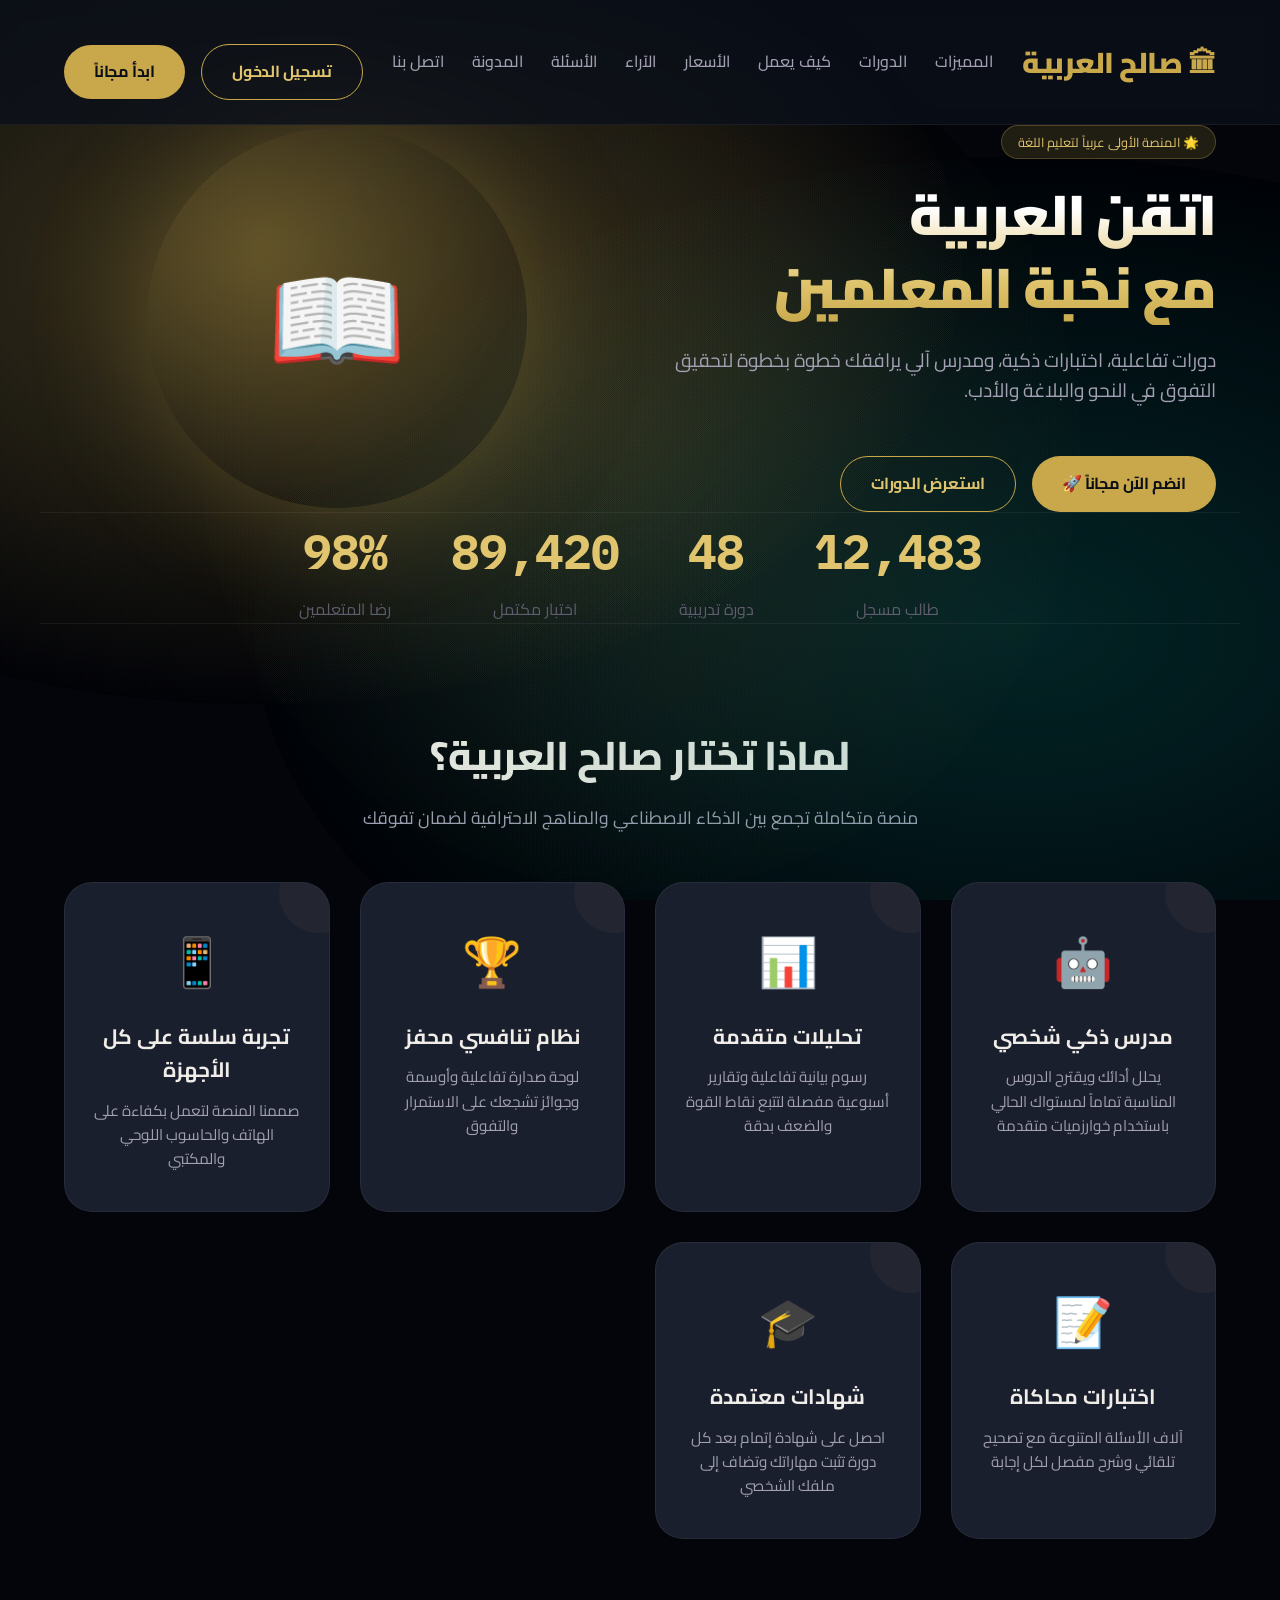
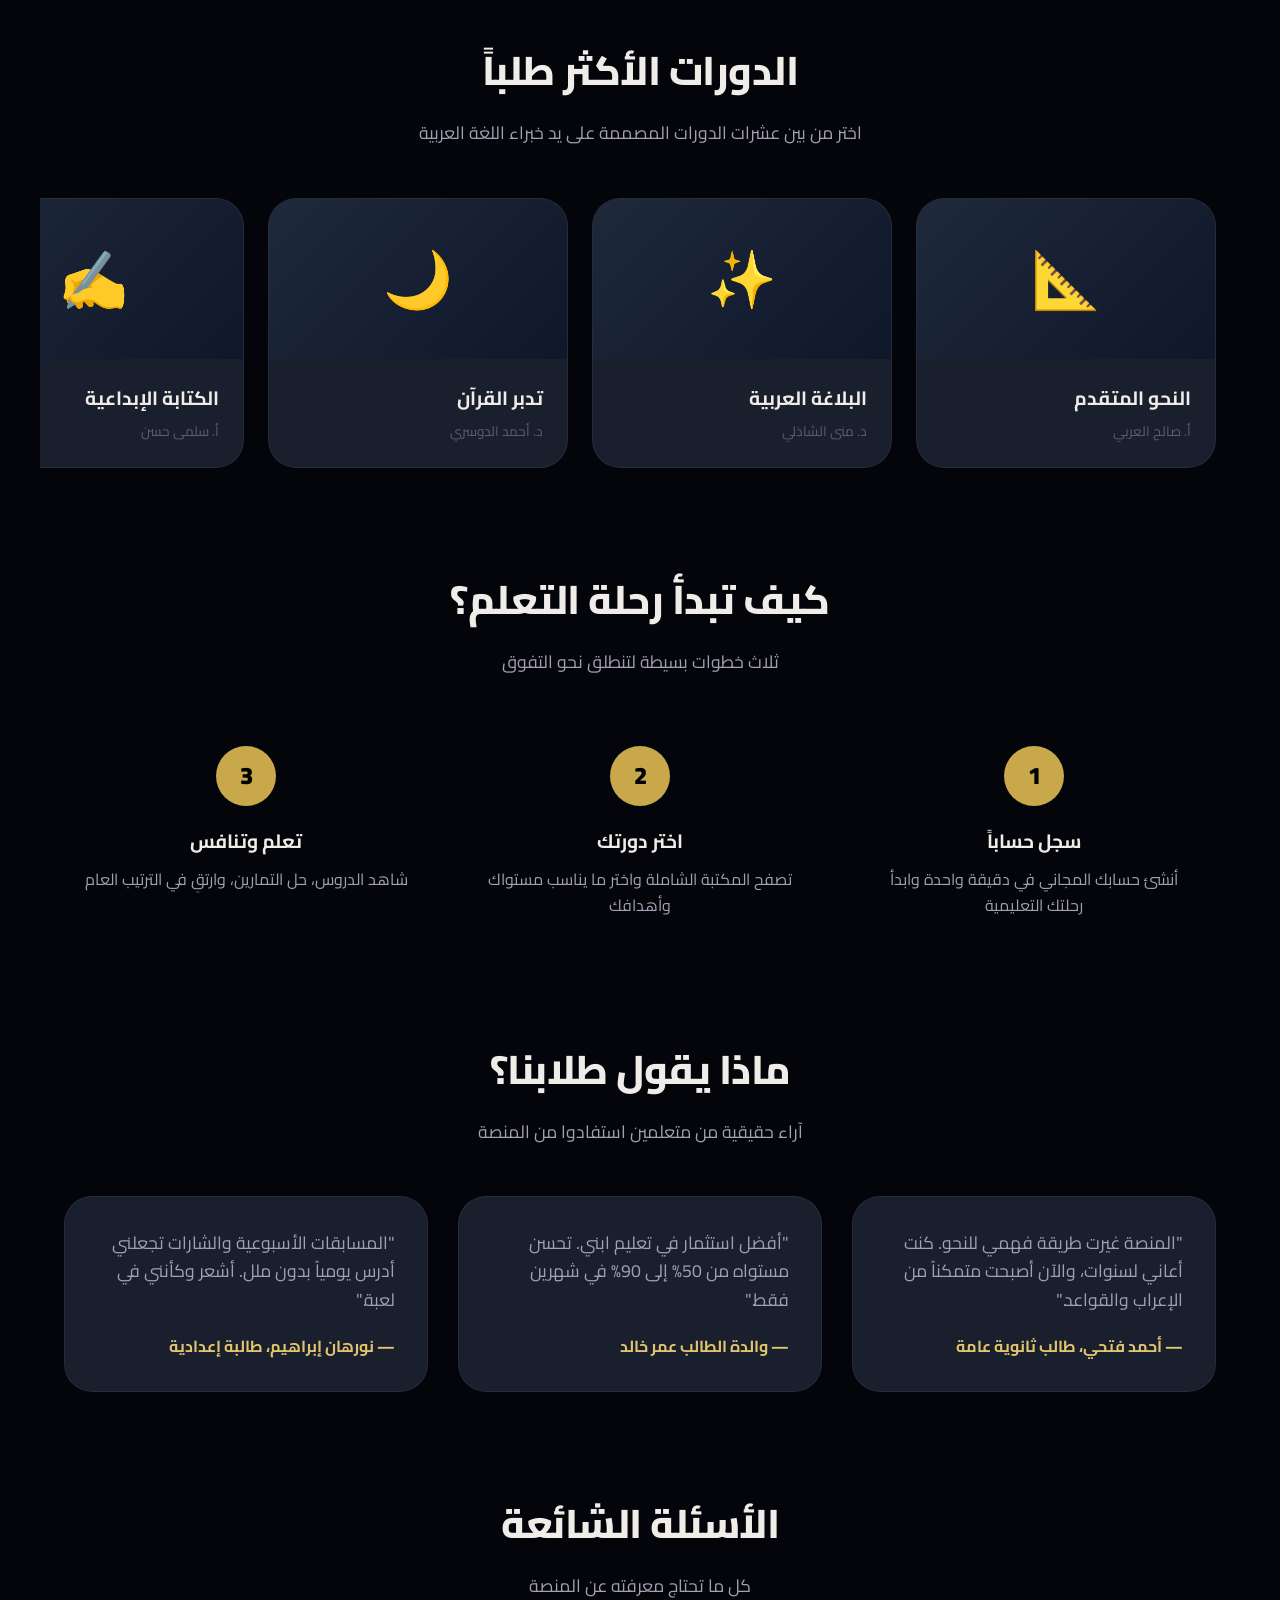
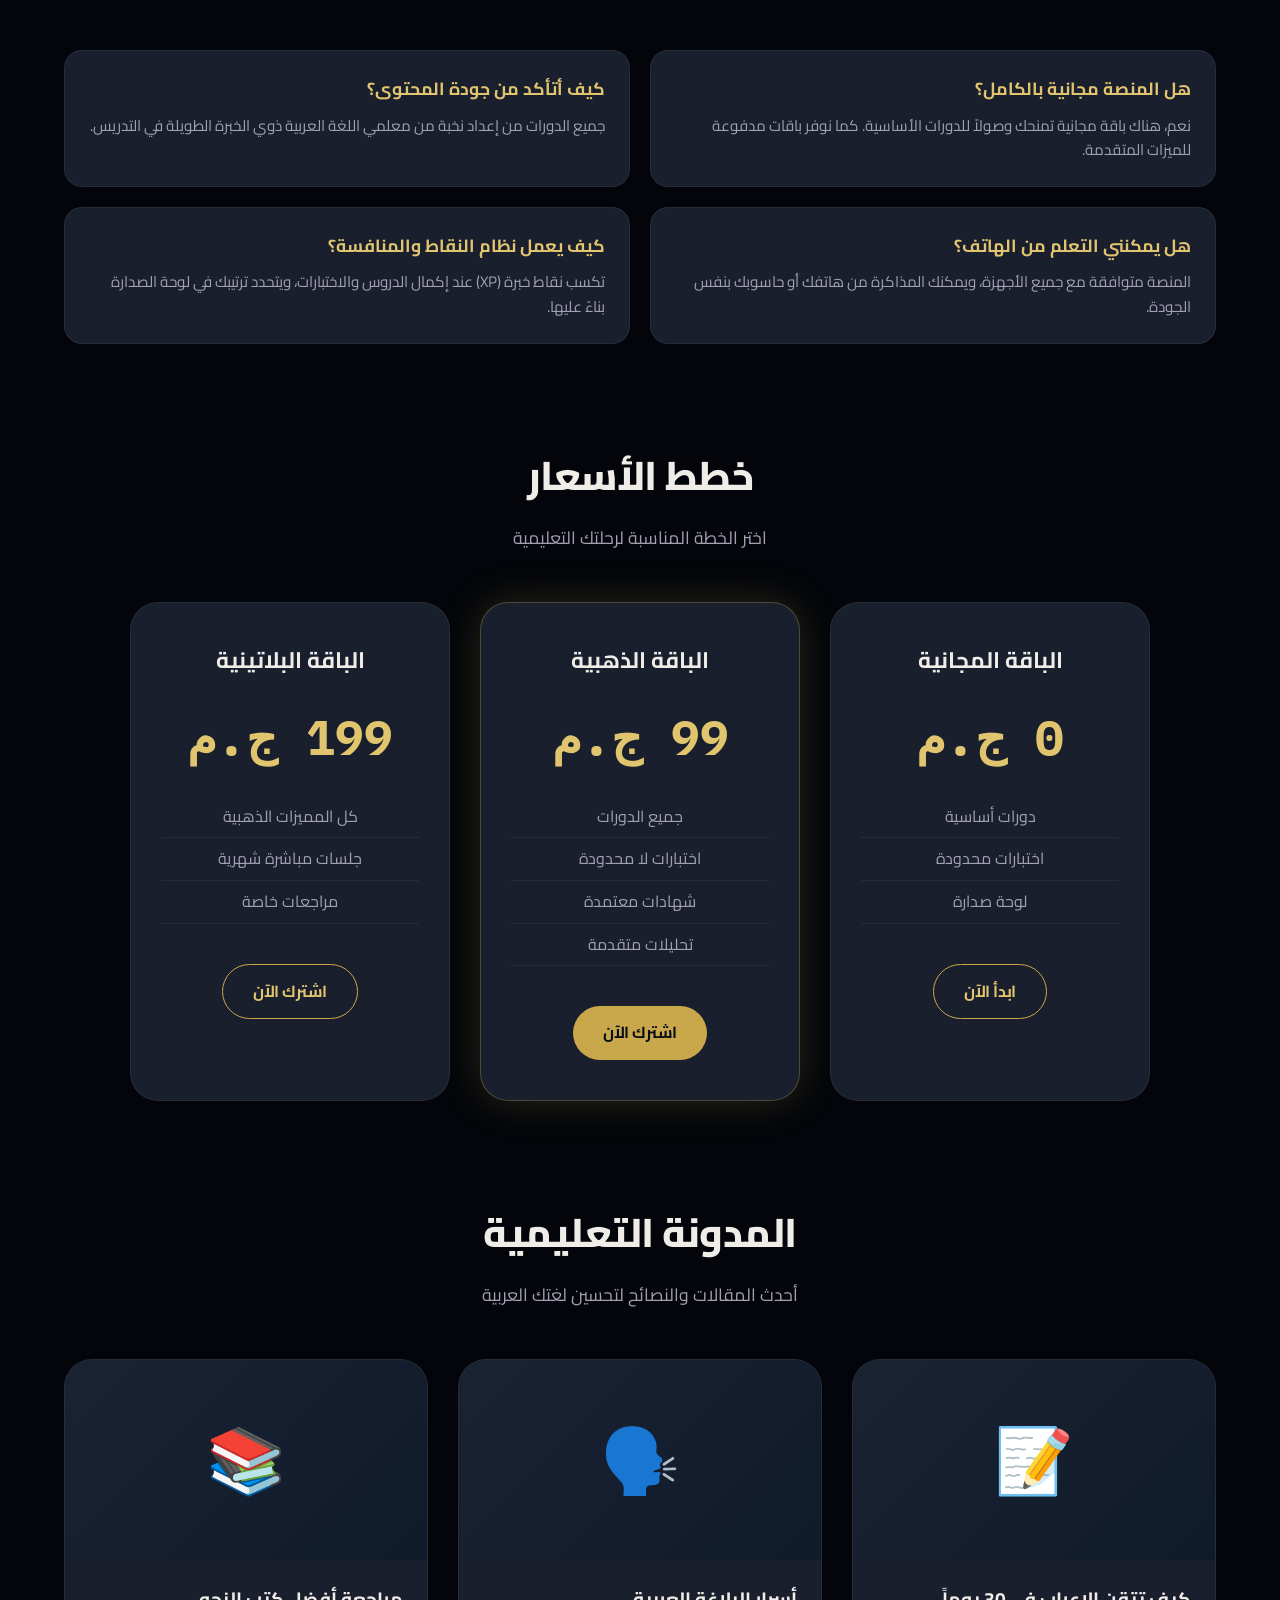
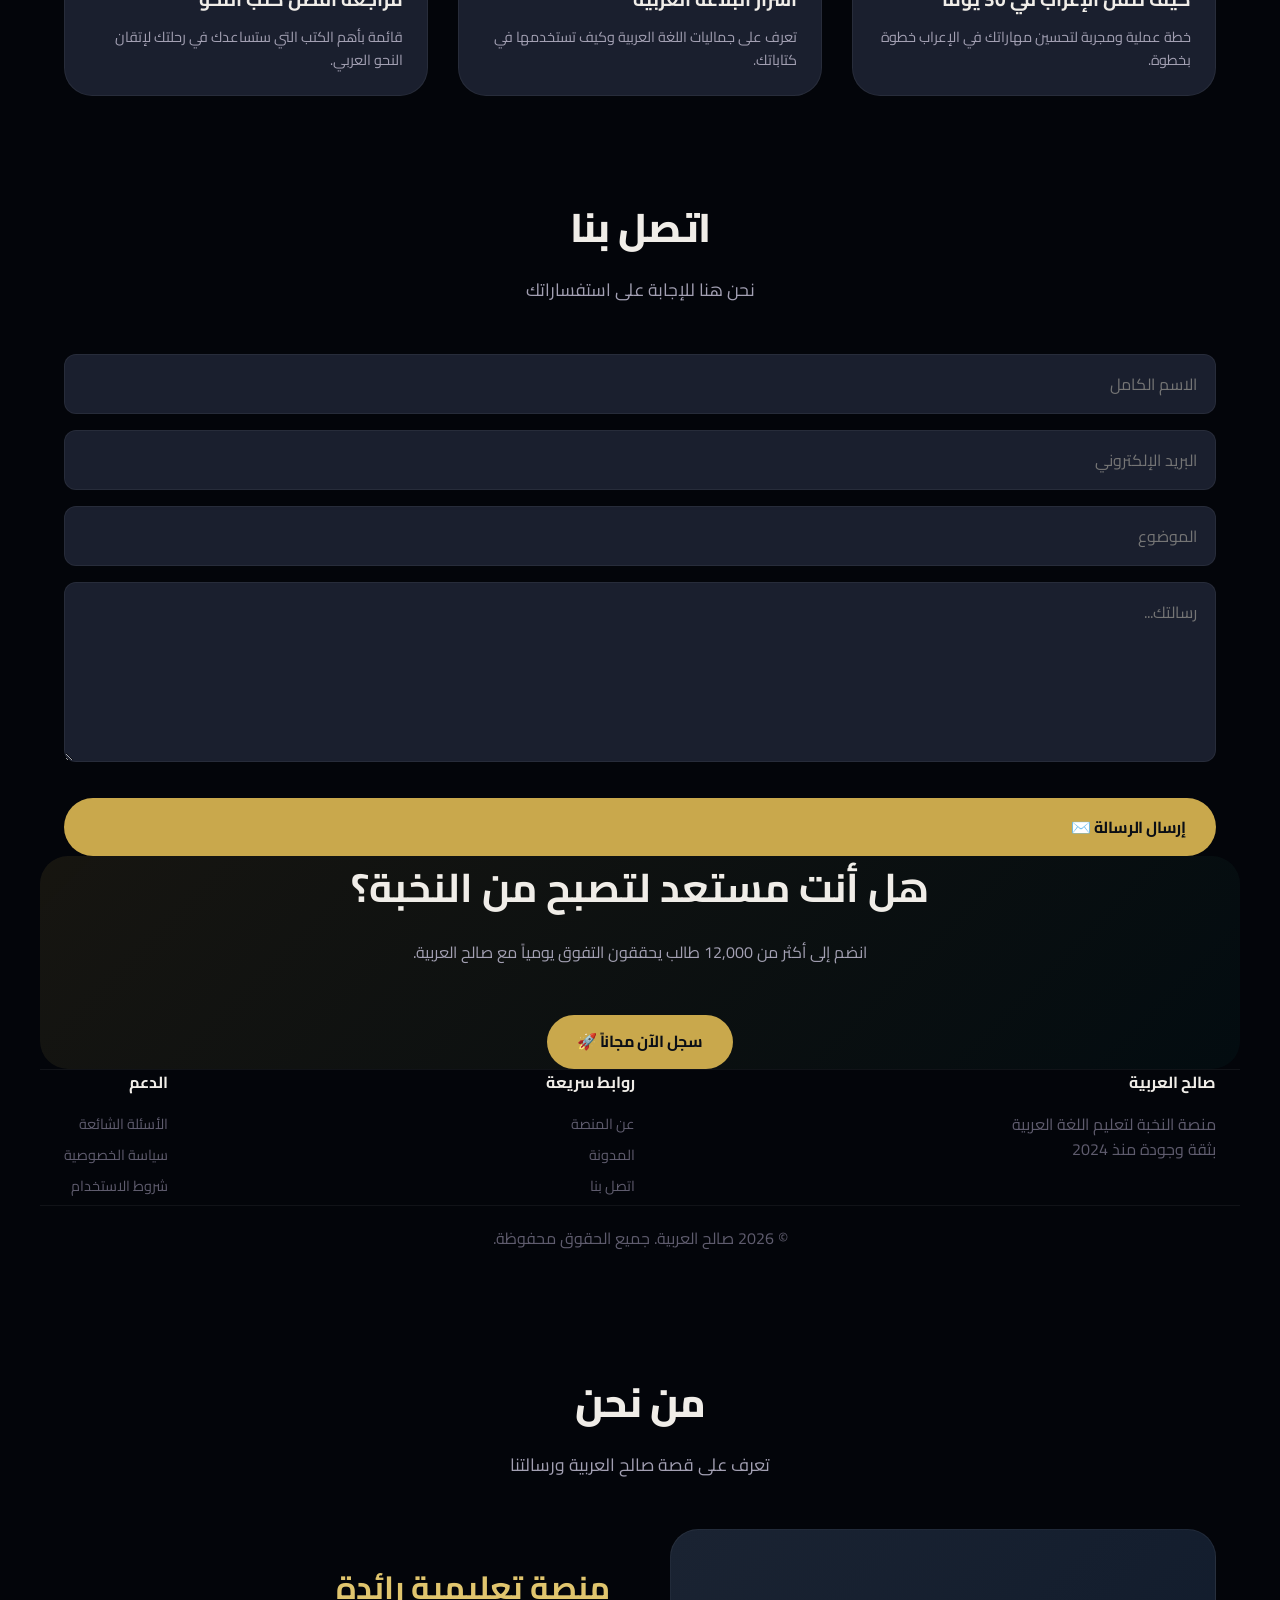
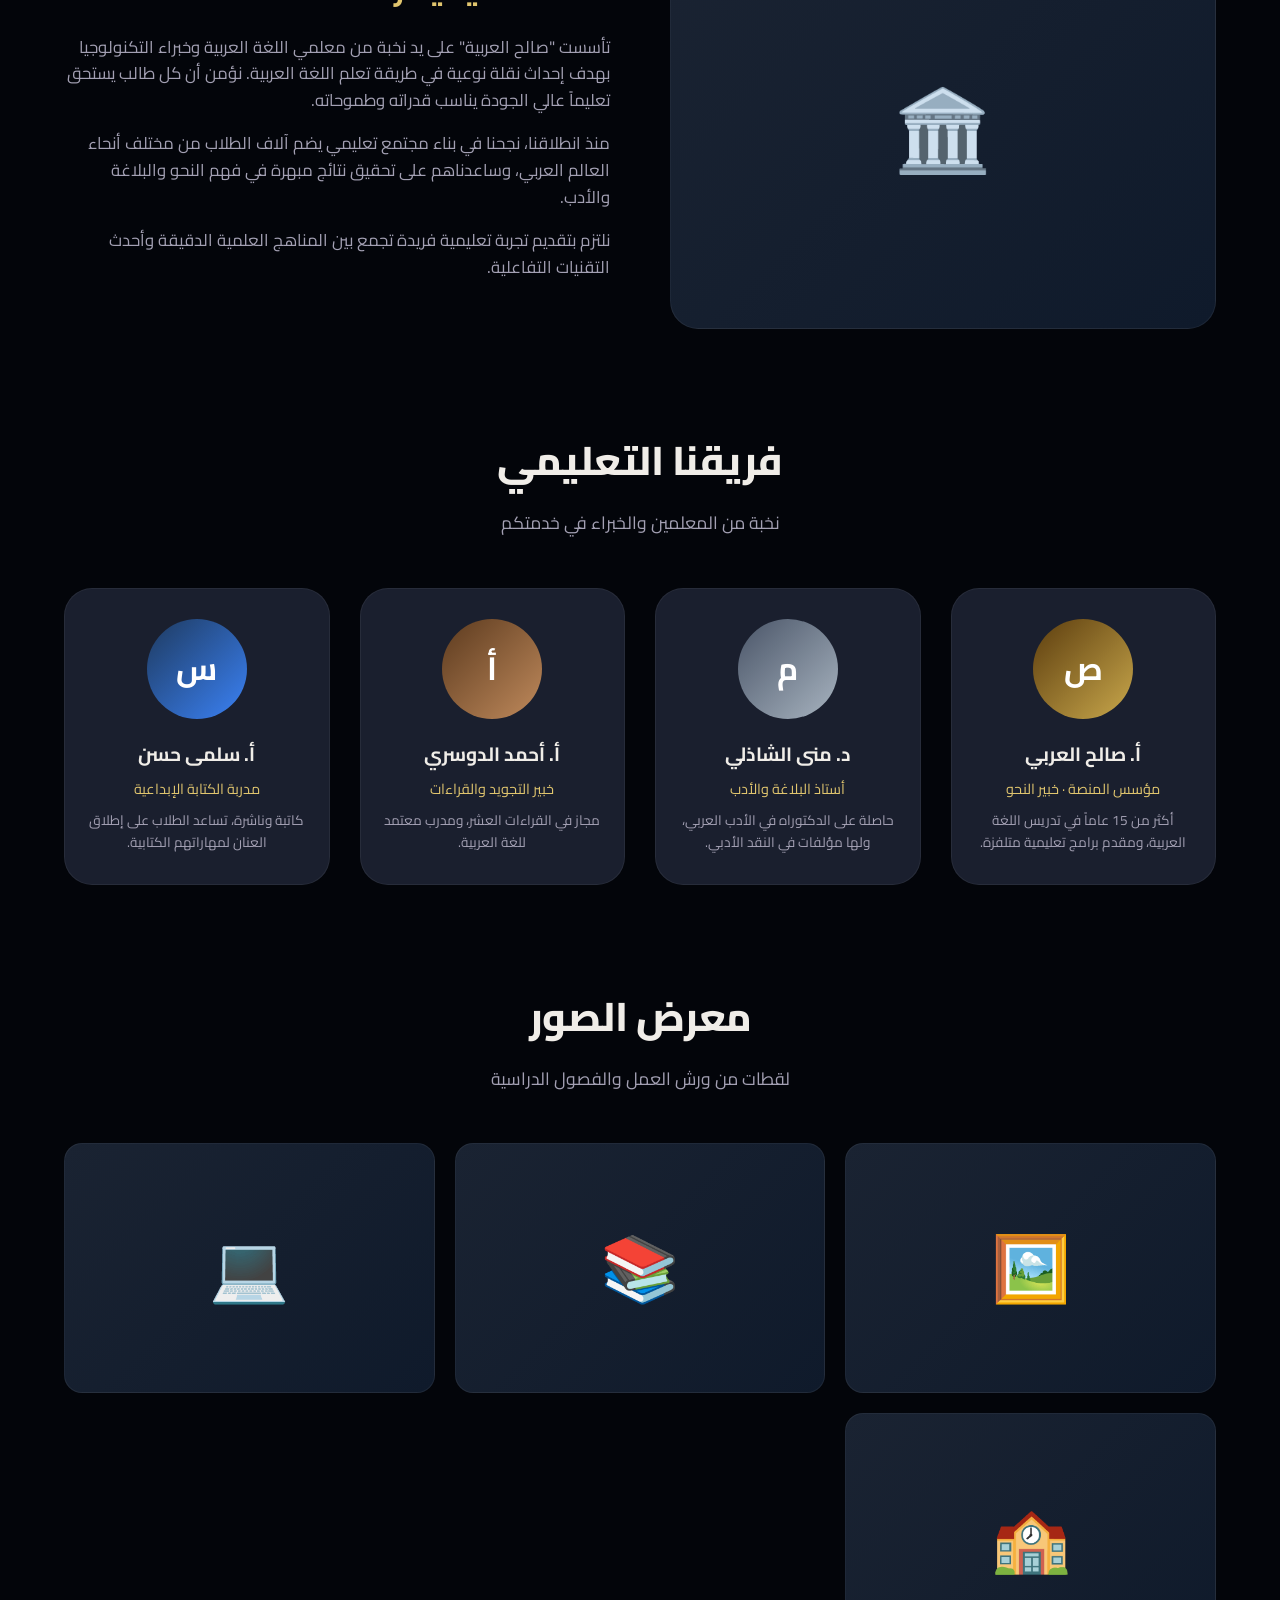
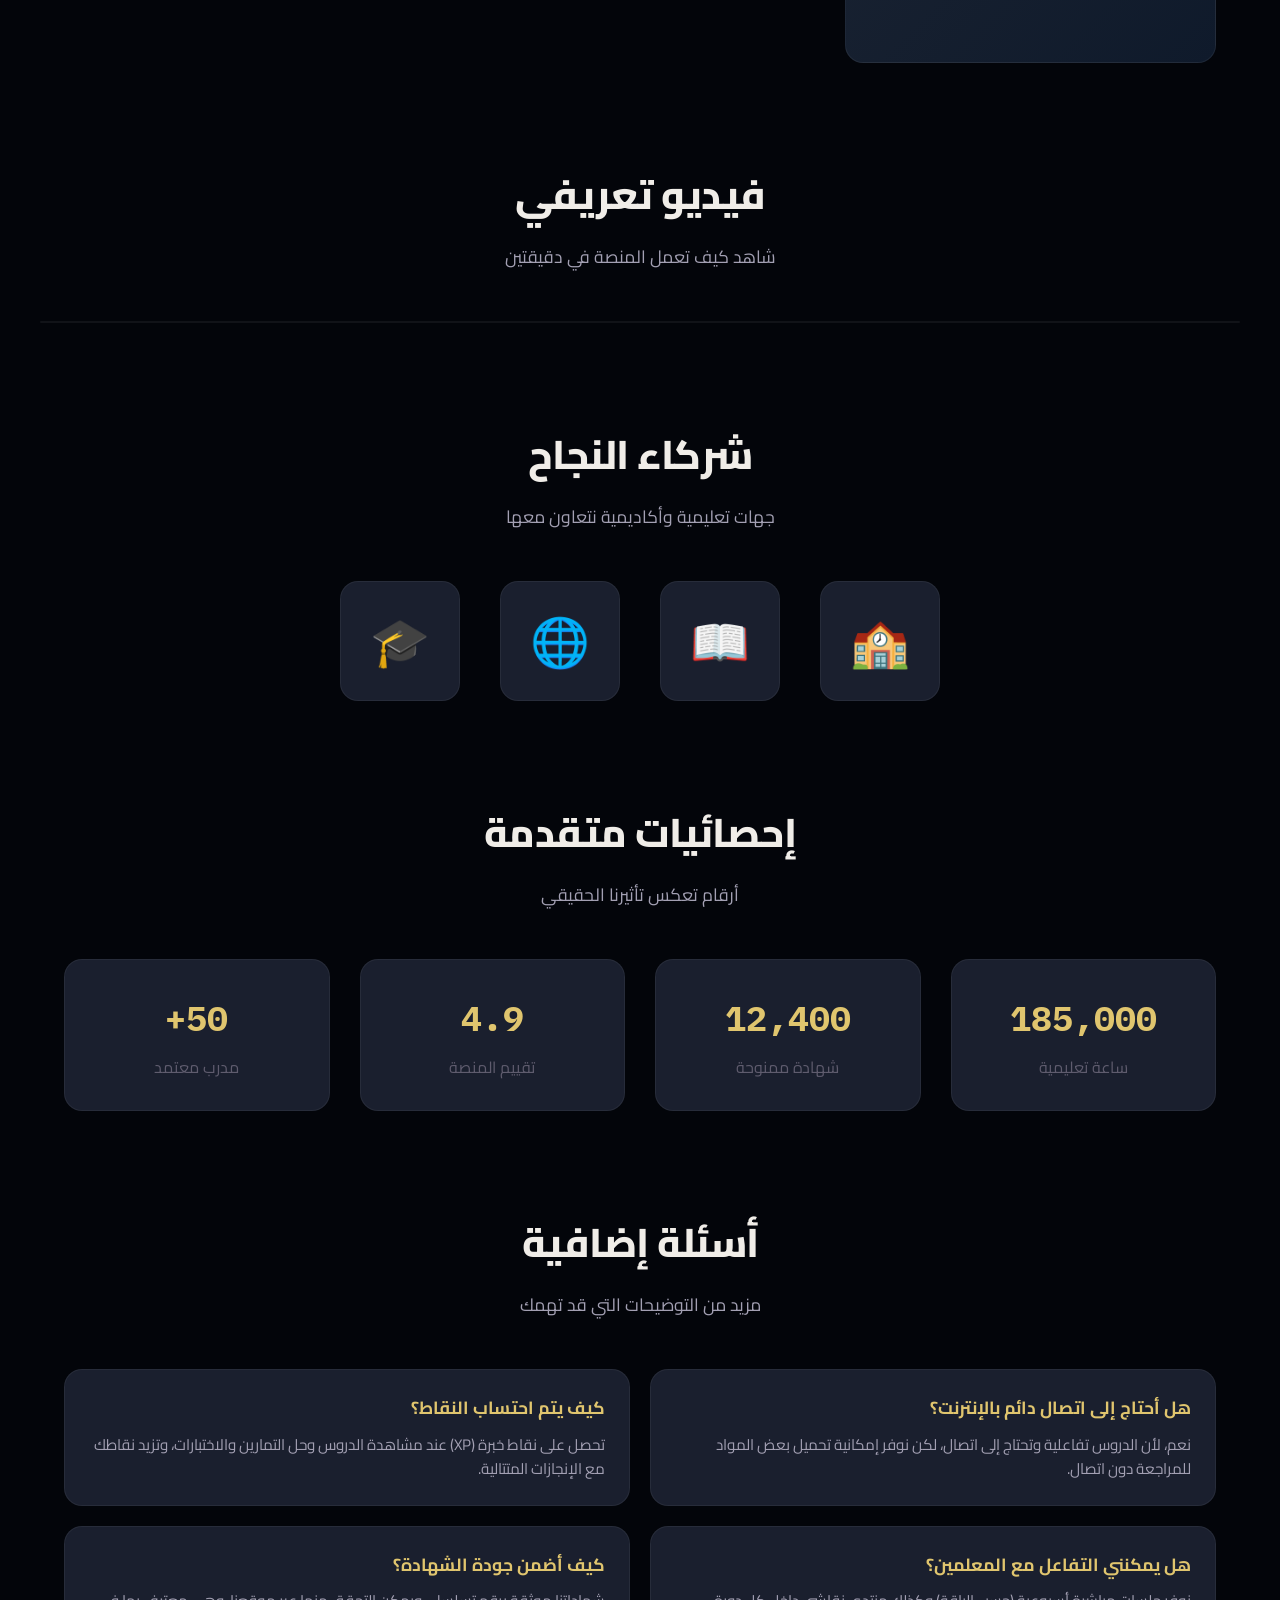
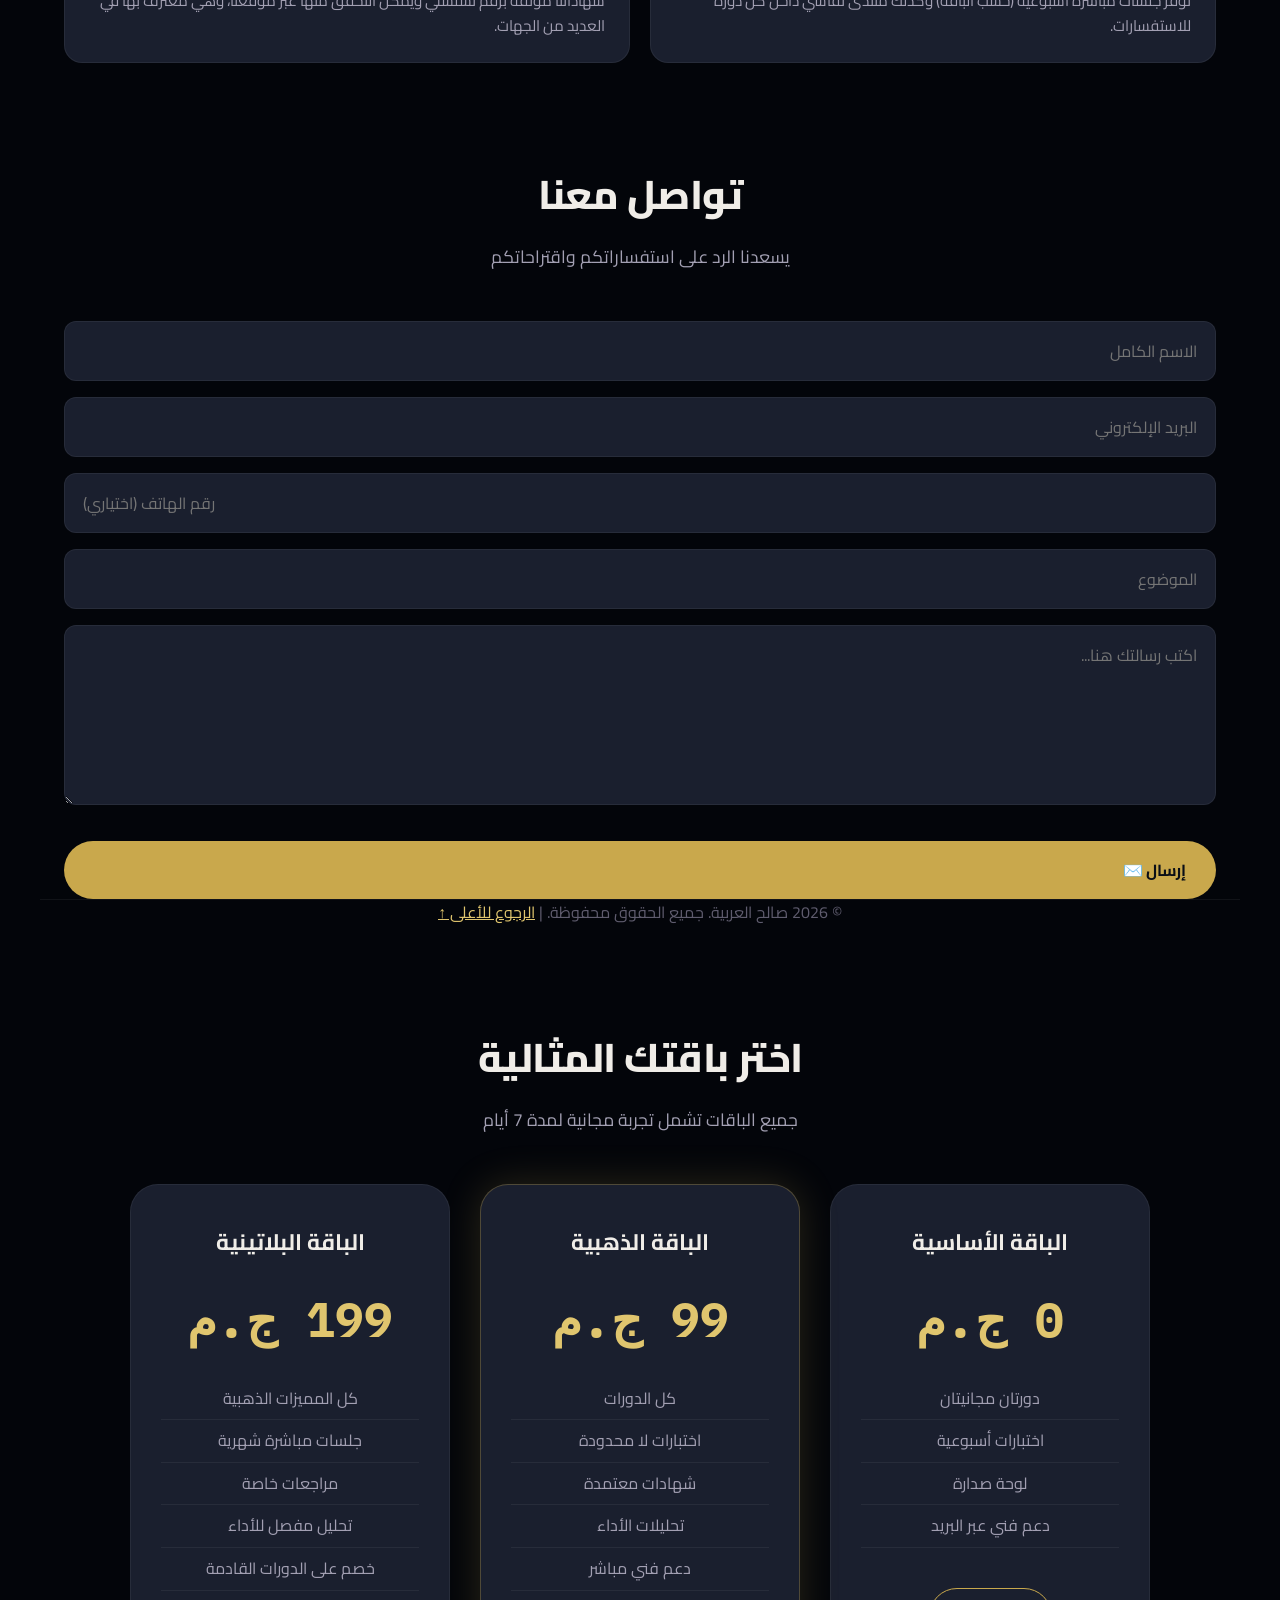
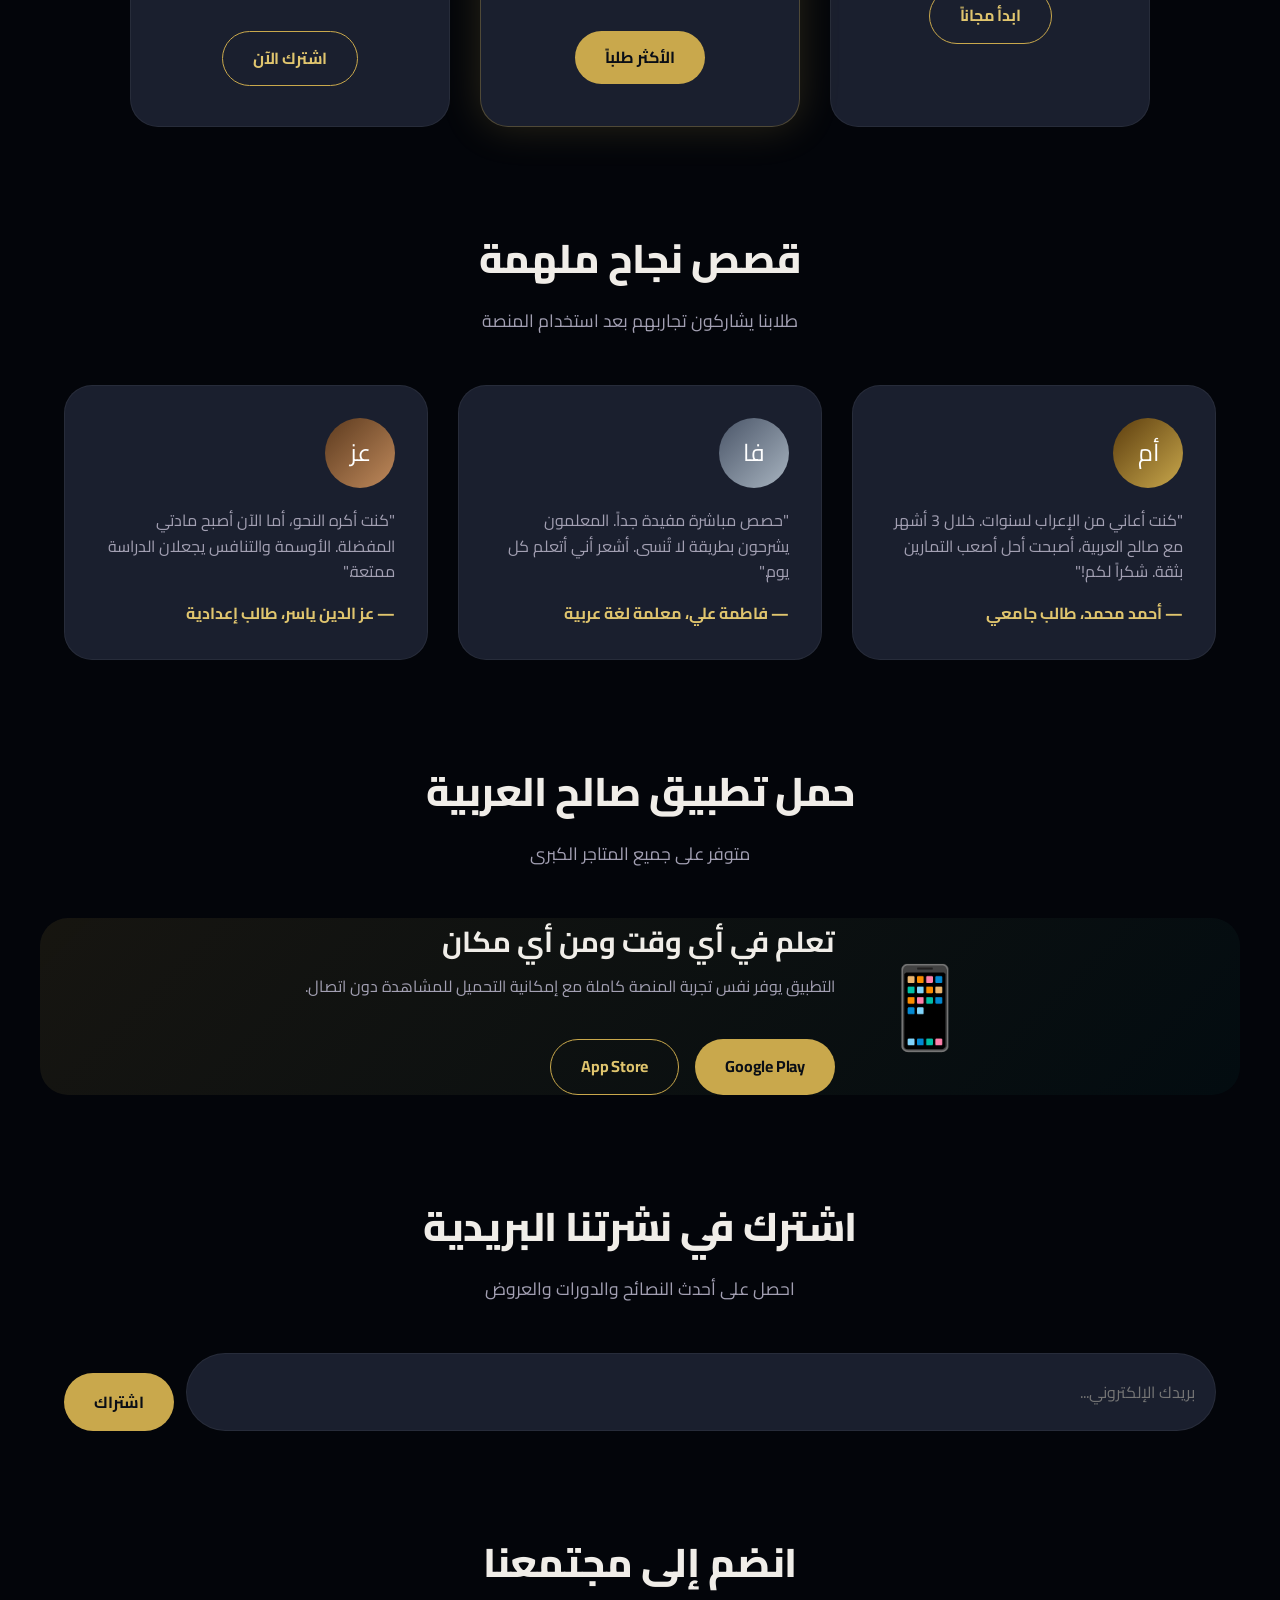
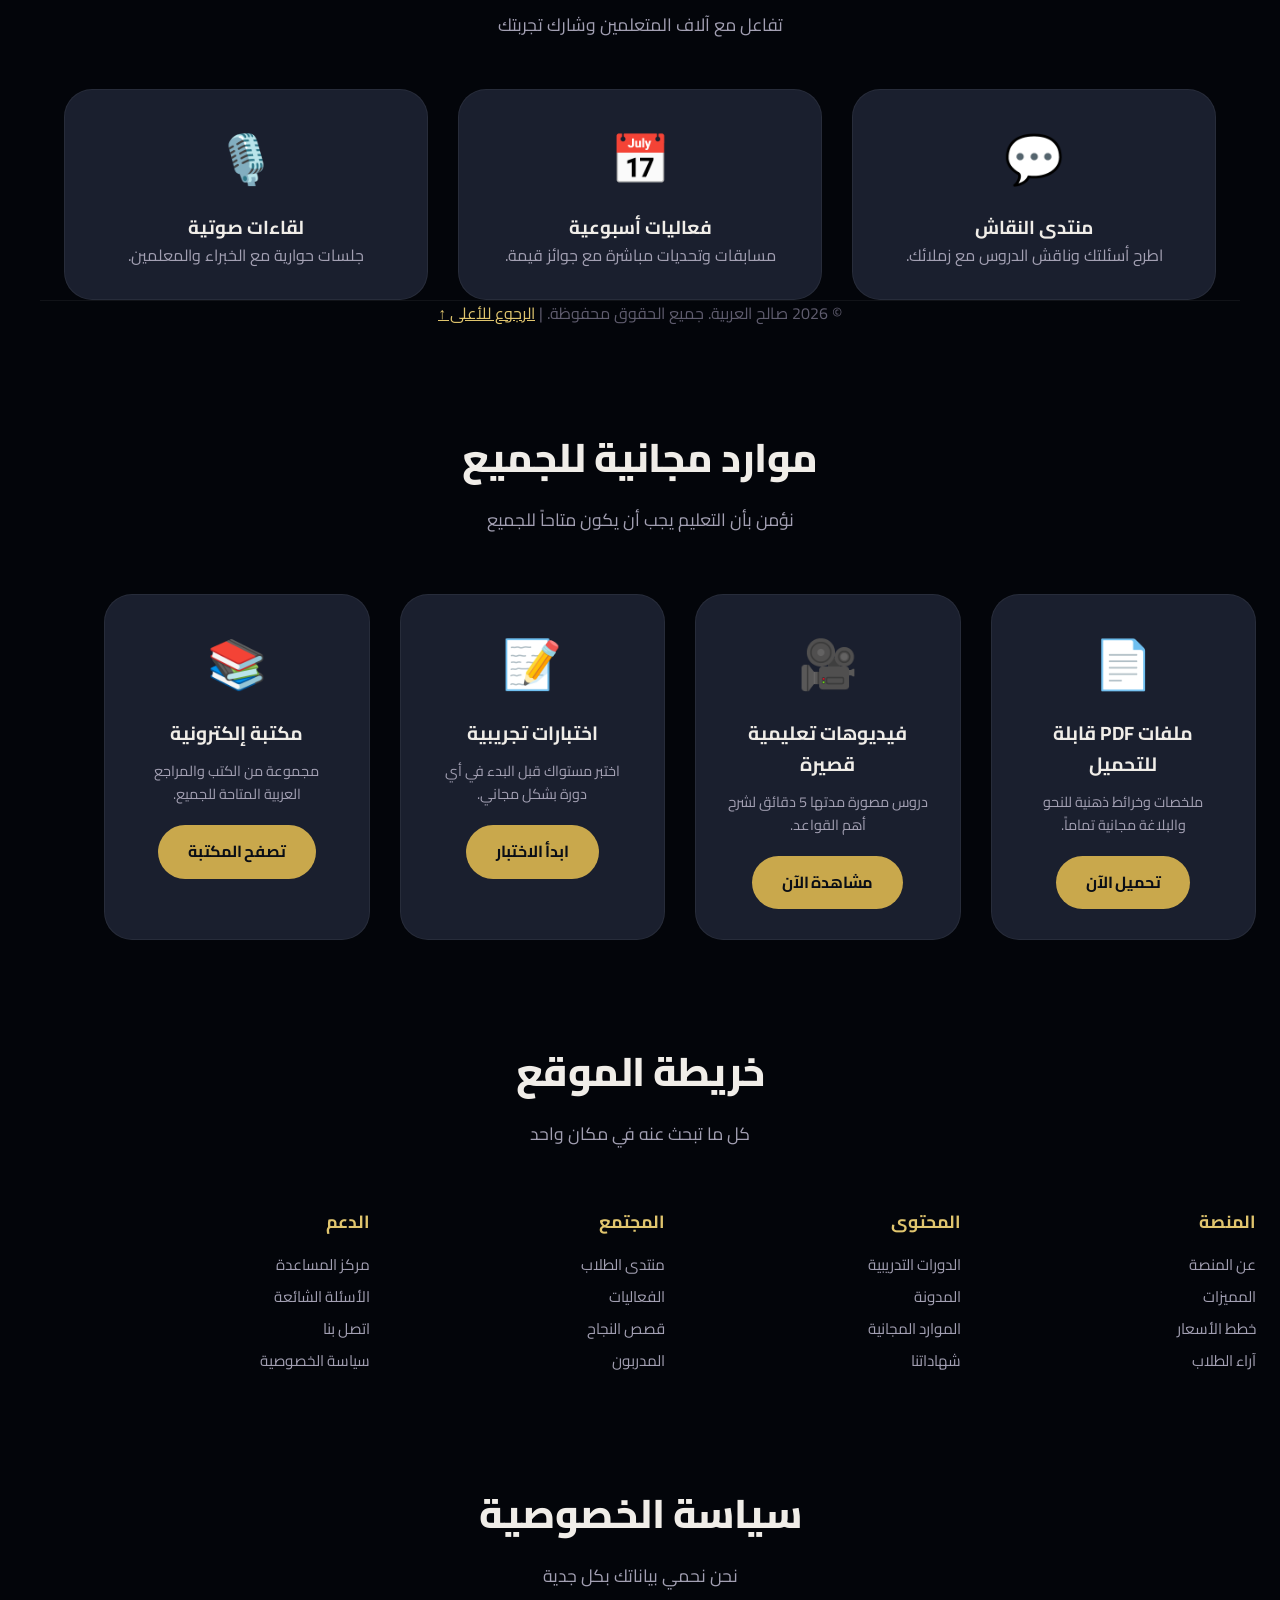
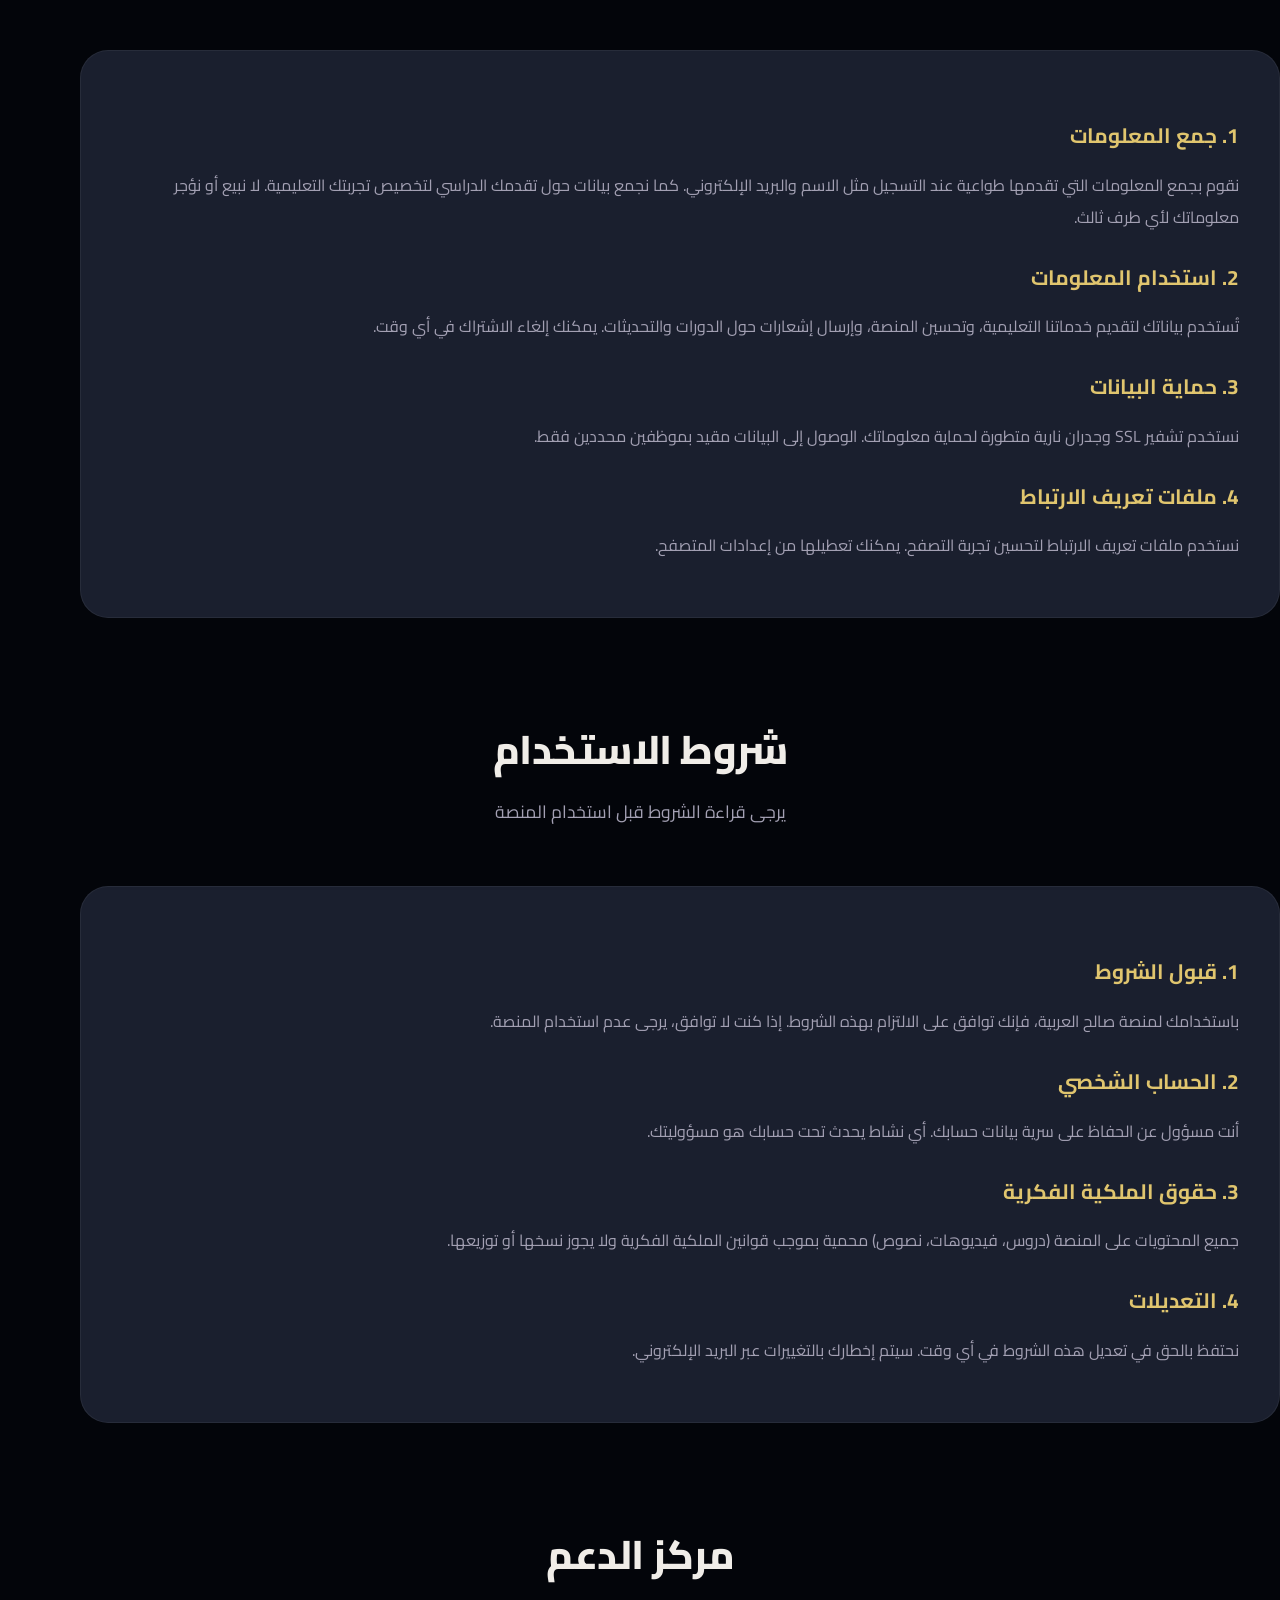
<file: index.html>
<!DOCTYPE html>
<html lang="ar" dir="rtl" data-theme="dark">
<head>
    <meta charset="UTF-8">
    <meta name="viewport" content="width=device-width, initial-scale=1.0, viewport-fit=cover">
    <title>صالح العربية | منصة النخبة لتعليم اللغة العربية</title>
    <link rel="preconnect" href="https://fonts.googleapis.com">
    <link rel="preconnect" href="https://fonts.gstatic.com" crossorigin>
    <link href="https://fonts.googleapis.com/css2?family=Cairo:wght@300;400;500;600;700;800;900&family=IBM+Plex+Mono:wght@400;500;600&display=swap" rel="stylesheet">
    <style>
        :root {
            --bg-deep: #03050a;
            --bg-primary: #0a0f1a;
            --bg-surface: #111827;
            --bg-card: #1a1f2e;
            --bg-glass: rgba(17,24,39,0.85);
            --gold: #c9a84c;
            --gold-light: #e0c56e;
            --gold-dark: #a8892e;
            --teal: #0f9b8e;
            --teal-bright: #14b8a6;
            --text-primary: #f0ede8;
            --text-secondary: #a3a0b3;
            --text-muted: #5f5c6e;
            --border-subtle: rgba(255,255,255,0.06);
            --border-gold: rgba(201,168,76,0.3);
            --shadow-lg: 0 20px 50px rgba(0,0,0,0.5);
            --shadow-gold: 0 0 40px rgba(201,168,76,0.2);
            --radius-sm: 12px;
            --radius-md: 18px;
            --radius-lg: 28px;
            --font-main: 'Cairo', sans-serif;
            --font-mono: 'IBM Plex Mono', monospace;
            --transition: 0.3s cubic-bezier(0.4, 0, 0.2, 1);
            --max-width: 1200px;
        }
        * {
            margin: 0;
            padding: 0;
            box-sizing: border-box;
        }
        html {
            scroll-behavior: smooth;
            -webkit-font-smoothing: antialiased;
        }
        body {
            font-family: var(--font-main);
            background: var(--bg-deep);
            color: var(--text-primary);
            line-height: 1.6;
            overflow-x: hidden;
            min-height: 100vh;
        }
        .ambient-bg {
            position: fixed;
            inset: 0;
            pointer-events: none;
            z-index: 0;
            background: radial-gradient(ellipse at 20% 30%, rgba(201,168,76,0.08) 0%, transparent 50%),
                radial-gradient(ellipse at 80% 70%, rgba(15,155,142,0.06) 0%, transparent 55%),
                radial-gradient(circle at 50% 50%, rgba(201,168,76,0.03) 0%, transparent 60%);
        }
        .container {
            max-width: var(--max-width);
            margin: 0 auto;
            padding: 0 24px;
            position: relative;
            z-index: 1;
        }
        /* Navbar */
        .navbar {
            display: flex;
            align-items: center;
            justify-content: space-between;
            padding: 24px 0;
            border-bottom: 1px solid var(--border-subtle);
            flex-wrap: wrap;
            gap: 16px;
            backdrop-filter: blur(10px);
            position: sticky;
            top: 0;
            z-index: 100;
            background: rgba(10,15,26,0.8);
        }
        .logo {
            font-weight: 900;
            font-size: 1.8rem;
            color: var(--gold);
            letter-spacing: -0.5px;
            display: flex;
            align-items: center;
            gap: 8px;
            text-decoration: none;
        }
        .nav-links {
            display: flex;
            gap: 28px;
            align-items: center;
        }
        .nav-links a {
            color: var(--text-secondary);
            text-decoration: none;
            font-weight: 500;
            font-size: 1rem;
            transition: color var(--transition);
            position: relative;
        }
        .nav-links a:hover {
            color: var(--gold-light);
        }
        .btn {
            padding: 14px 30px;
            border-radius: 40px;
            font-weight: 700;
            background: var(--gold);
            color: #0a0e16;
            border: none;
            cursor: pointer;
            font-family: var(--font-main);
            font-size: 1rem;
            transition: all var(--transition);
            display: inline-flex;
            align-items: center;
            gap: 8px;
            text-decoration: none;
            letter-spacing: -0.2px;
        }
        .btn:hover {
            filter: brightness(1.15);
            box-shadow: 0 12px 30px rgba(201,168,76,0.35);
            transform: translateY(-2px);
        }
        .btn-outline {
            background: transparent;
            border: 1px solid var(--gold);
            color: var(--gold-light);
        }
        .btn-outline:hover {
            background: rgba(201,168,76,0.1);
        }
        /* Hero Section */
        .hero {
            display: flex;
            align-items: center;
            gap: 60px;
            padding: 100px 0;
            flex-wrap: wrap;
        }
        .hero-content {
            flex: 1;
            min-width: 280px;
        }
        .hero-content .badge {
            display: inline-block;
            background: rgba(201,168,76,0.15);
            color: var(--gold-light);
            padding: 6px 16px;
            border-radius: 20px;
            font-size: 0.8rem;
            margin-bottom: 20px;
            border: 1px solid var(--border-gold);
        }
        .hero-content h1 {
            font-size: 3.5rem;
            font-weight: 900;
            line-height: 1.3;
            letter-spacing: -1px;
            background: linear-gradient(180deg, #ffffff 20%, var(--gold-light) 70%, var(--gold) 100%);
            -webkit-background-clip: text;
            -webkit-text-fill-color: transparent;
            background-clip: text;
            margin-bottom: 20px;
        }
        .hero-content p {
            font-size: 1.2rem;
            color: var(--text-secondary);
            margin-bottom: 30px;
        }
        .hero-buttons {
            display: flex;
            gap: 16px;
            flex-wrap: wrap;
        }
        .hero-visual {
            flex: 1;
            min-width: 320px;
            display: flex;
            justify-content: center;
            align-items: center;
            position: relative;
        }
        .hero-orb {
            width: 380px;
            height: 380px;
            border-radius: 50%;
            background: radial-gradient(circle at 30% 30%, rgba(201,168,76,0.3) 0%, transparent 70%);
            display: flex;
            align-items: center;
            justify-content: center;
            box-shadow: 0 0 120px rgba(201,168,76,0.3);
            animation: orbPulse 6s ease-in-out infinite;
        }
        .hero-orb span {
            font-size: 7rem;
            animation: floatIcon 4s ease-in-out infinite;
        }
        @keyframes orbPulse {
            0%,
            100% {
                transform: scale(1);
            }
            50% {
                transform: scale(1.05);
            }
        }
        @keyframes floatIcon {
            0%,
            100% {
                transform: translateY(0);
            }
            50% {
                transform: translateY(-18px);
            }
        }
        /* Stats */
        .stats {
            display: flex;
            justify-content: center;
            gap: 60px;
            padding: 80px 0;
            flex-wrap: wrap;
            text-align: center;
            border-top: 1px solid var(--border-subtle);
            border-bottom: 1px solid var(--border-subtle);
        }
        .stat-item .num {
            font-family: var(--font-mono);
            font-size: 3rem;
            font-weight: 700;
            color: var(--gold-light);
            letter-spacing: -1px;
        }
        .stat-item .label {
            color: var(--text-muted);
            font-size: 1rem;
            margin-top: 8px;
        }
        /* Section Headers */
        .section-header {
            text-align: center;
            margin: 100px 0 50px;
        }
        .section-title {
            font-size: 2.5rem;
            font-weight: 800;
            letter-spacing: -0.5px;
            margin-bottom: 16px;
        }
        .section-subtitle {
            color: var(--text-secondary);
            font-size: 1.1rem;
            max-width: 600px;
            margin: 0 auto;
        }
        /* Features Grid */
        .features-grid {
            display: grid;
            grid-template-columns: repeat(auto-fit, minmax(260px, 1fr));
            gap: 30px;
            margin: 60px 0;
        }
        .feature-card {
            background: var(--bg-card);
            border: 1px solid var(--border-subtle);
            border-radius: var(--radius-lg);
            padding: 40px 28px;
            transition: all var(--transition);
            text-align: center;
            position: relative;
            overflow: hidden;
        }
        .feature-card::before {
            content: '';
            position: absolute;
            top: -30px;
            right: -30px;
            width: 80px;
            height: 80px;
            background: var(--gold);
            opacity: 0.05;
            border-radius: 50%;
        }
        .feature-card:hover {
            border-color: var(--border-gold);
            transform: translateY(-8px);
            box-shadow: var(--shadow-gold);
        }
        .feature-icon {
            font-size: 3rem;
            margin-bottom: 20px;
            display: block;
        }
        .feature-card h3 {
            font-size: 1.3rem;
            margin-bottom: 12px;
        }
        .feature-card p {
            color: var(--text-secondary);
            font-size: 0.95rem;
        }
        /* Courses Showcase */
        .courses-scroll {
            display: flex;
            gap: 24px;
            overflow-x: auto;
            padding: 30px 0 60px;
            scrollbar-width: none;
        }
        .courses-scroll::-webkit-scrollbar {
            display: none;
        }
        .course-card {
            min-width: 300px;
            background: var(--bg-card);
            border-radius: var(--radius-lg);
            border: 1px solid var(--border-subtle);
            overflow: hidden;
            transition: all var(--transition);
            cursor: pointer;
            flex-shrink: 0;
        }
        .course-card:hover {
            border-color: var(--border-gold);
            transform: translateY(-6px);
            box-shadow: var(--shadow-lg);
        }
        .course-img {
            height: 160px;
            background: linear-gradient(135deg, #1a2332, #0f1a2b);
            display: flex;
            align-items: center;
            justify-content: center;
            font-size: 3.5rem;
        }
        .course-info {
            padding: 24px;
        }
        .course-info h3 {
            font-size: 1.2rem;
            margin-bottom: 8px;
        }
        .course-info .meta {
            color: var(--text-muted);
            font-size: 0.85rem;
        }
        /* How It Works */
        .steps-grid {
            display: grid;
            grid-template-columns: repeat(auto-fit, minmax(220px, 1fr));
            gap: 30px;
            margin: 60px 0;
        }
        .step-card {
            text-align: center;
            padding: 20px;
        }
        .step-number {
            width: 60px;
            height: 60px;
            border-radius: 50%;
            background: var(--gold);
            color: #000;
            display: flex;
            align-items: center;
            justify-content: center;
            font-weight: 900;
            font-size: 1.5rem;
            margin: 0 auto 20px;
        }
        .step-card h3 {
            font-size: 1.2rem;
            margin-bottom: 10px;
        }
        .step-card p {
            color: var(--text-secondary);
        }
        /* Testimonials */
        .testimonials-grid {
            display: grid;
            grid-template-columns: repeat(auto-fit, minmax(280px, 1fr));
            gap: 30px;
            margin: 60px 0;
        }
        .testimonial-card {
            background: var(--bg-card);
            border: 1px solid var(--border-subtle);
            border-radius: var(--radius-lg);
            padding: 32px;
            position: relative;
        }
        .testimonial-card .quote {
            font-size: 1.1rem;
            margin-bottom: 20px;
            color: var(--text-secondary);
        }
        .testimonial-card .author {
            font-weight: 700;
            color: var(--gold-light);
        }
        /* Pricing */
        .pricing-grid {
            display: flex;
            gap: 30px;
            justify-content: center;
            flex-wrap: wrap;
            margin: 60px 0;
        }
        .pricing-card {
            background: var(--bg-card);
            border: 1px solid var(--border-subtle);
            border-radius: var(--radius-lg);
            padding: 40px 30px;
            width: 320px;
            transition: all var(--transition);
            text-align: center;
        }
        .pricing-card.popular {
            border-color: var(--border-gold);
            box-shadow: var(--shadow-gold);
            transform: scale(1.03);
        }
        .pricing-card .plan {
            font-size: 1.4rem;
            font-weight: 700;
            margin-bottom: 20px;
        }
        .pricing-card .price {
            font-family: var(--font-mono);
            font-size: 3rem;
            font-weight: 700;
            color: var(--gold-light);
        }
        .pricing-card ul {
            list-style: none;
            margin: 20px 0;
            color: var(--text-secondary);
        }
        .pricing-card ul li {
            padding: 8px 0;
            border-bottom: 1px solid var(--border-subtle);
        }
        /* CTA */
        .cta-section {
            text-align: center;
            padding: 100px 0;
            background: linear-gradient(135deg, rgba(201,168,76,0.1), rgba(15,155,142,0.05));
            border-radius: var(--radius-lg);
            margin: 100px 0;
        }
        .cta-section h2 {
            font-size: 2.5rem;
            margin-bottom: 20px;
        }
        .cta-section p {
            color: var(--text-secondary);
            margin-bottom: 30px;
        }
        /* Footer */
        .footer {
            border-top: 1px solid var(--border-subtle);
            padding: 60px 0 30px;
            display: flex;
            justify-content: space-between;
            flex-wrap: wrap;
            gap: 30px;
            color: var(--text-muted);
        }
        .footer-col h4 {
            color: var(--text-primary);
            margin-bottom: 16px;
        }
        .footer-col a {
            display: block;
            color: var(--text-muted);
            text-decoration: none;
            margin-bottom: 8px;
        }
        .footer-col a:hover {
            color: var(--gold-light);
        }
        .copyright {
            text-align: center;
            padding: 20px 0;
            border-top: 1px solid var(--border-subtle);
            color: var(--text-muted);
        }
        /* Animations */
        @keyframes fadeInUp {
            from {
                opacity: 0;
                transform: translateY(30px);
            }
            to {
                opacity: 1;
                transform: translateY(0);
            }
        }
        .animate-on-scroll {
            opacity: 0;
            transform: translateY(30px);
            transition: all 0.6s ease;
        }
        .animate-on-scroll.visible {
            opacity: 1;
            transform: translateY(0);
        }
        /* FAQ */
        .faq-grid {
            display: grid;
            grid-template-columns: repeat(auto-fit, minmax(400px, 1fr));
            gap: 20px;
            margin: 60px 0;
        }
        .faq-item {
            background: var(--bg-card);
            border: 1px solid var(--border-subtle);
            border-radius: var(--radius-md);
            padding: 24px;
            transition: all var(--transition);
        }
        .faq-item:hover {
            border-color: var(--border-gold);
        }
        .faq-item h3 {
            font-size: 1.1rem;
            margin-bottom: 10px;
            color: var(--gold-light);
        }
        .faq-item p {
            color: var(--text-secondary);
            font-size: 0.95rem;
        }
        /* Blog Preview */
        .blog-grid {
            display: grid;
            grid-template-columns: repeat(auto-fit, minmax(300px, 1fr));
            gap: 30px;
            margin: 60px 0;
        }
        .blog-card {
            background: var(--bg-card);
            border: 1px solid var(--border-subtle);
            border-radius: var(--radius-lg);
            overflow: hidden;
            transition: all var(--transition);
        }
        .blog-card:hover {
            border-color: var(--border-gold);
            transform: translateY(-5px);
        }
        .blog-img {
            height: 200px;
            background: linear-gradient(135deg, #1a2332, #0f1a2b);
            display: flex;
            align-items: center;
            justify-content: center;
            font-size: 4rem;
        }
        .blog-body {
            padding: 24px;
        }
        .blog-body h3 {
            font-size: 1.2rem;
            margin-bottom: 10px;
        }
        .blog-body p {
            color: var(--text-secondary);
            font-size: 0.9rem;
        }
        /* Contact Form */
        .contact-form {
            max-width: 600px;
            margin: 60px auto;
            display: flex;
            flex-direction: column;
            gap: 16px;
        }
        .contact-form input,
        .contact-form textarea {
            background: var(--bg-card);
            border: 1px solid var(--border-subtle);
            border-radius: var(--radius-sm);
            padding: 14px 18px;
            color: var(--text-primary);
            font-family: var(--font-main);
            font-size: 1rem;
            transition: all var(--transition);
            width: 100%;
        }
        .contact-form input:focus,
        .contact-form textarea:focus {
            border-color: var(--gold);
            outline: none;
            box-shadow: 0 0 0 3px rgba(201,168,76,0.1);
        }
        /* Mobile adjustments */
        @media (max-width:768px) {
            .hero {
                flex-direction: column;
                text-align: center;
            }
            .hero-content h1 {
                font-size: 2.3rem;
            }
            .hero-orb {
                width: 260px;
                height: 260px;
            }
            .hero-orb span {
                font-size: 5rem;
            }
            .stats {
                gap: 30px;
            }
            .pricing-grid {
                flex-direction: column;
                align-items: center;
            }
            .nav-links {
                display: none;
            }
            .faq-grid {
                grid-template-columns: 1fr;
            }
        }
    </style>
</head>
<body>
    <div class="ambient-bg"></div>
    <!-- Navigation -->
    <nav class="navbar" id="navbar">
        <div class="container" style="display:flex;align-items:center;justify-content:space-between;width:100%;">
            <a href="#" class="logo">🏛 صالح العربية</a>
            <div class="nav-links">
                <a href="#features">المميزات</a>
                <a href="#courses">الدورات</a>
                <a href="#how-it-works">كيف يعمل</a>
                <a href="#pricing">الأسعار</a>
                <a href="#testimonials">الآراء</a>
                <a href="#faq">الأسئلة</a>
                <a href="#blog">المدونة</a>
                <a href="#contact">اتصل بنا</a>
            </div>
            <div>
                <a href="login.html" class="btn btn-outline">تسجيل الدخول</a>
                <a href="register.html" class="btn" style="margin-right:12px;">ابدأ مجاناً</a>
            </div>
        </div>
    </nav>
    <!-- Hero Section -->
    <section class="hero container" id="hero">
        <div class="hero-content">
            <span class="badge">🌟 المنصة الأولى عربياً لتعليم اللغة</span>
            <h1>اتقن العربية<br>مع نخبة المعلمين</h1>
            <p>دورات تفاعلية، اختبارات ذكية، ومدرس آلي يرافقك خطوة بخطوة لتحقيق التفوق في النحو والبلاغة والأدب.</p>
            <div class="hero-buttons">
                <a href="register.html" class="btn">انضم الآن مجاناً 🚀</a>
                <a href="#courses" class="btn btn-outline">استعرض الدورات</a>
            </div>
        </div>
        <div class="hero-visual">
            <div class="hero-orb"><span>📖</span></div>
        </div>
    </section>
    <!-- Stats -->
    <div class="stats container">
        <div class="stat-item">
            <div class="num" id="studentsCounter">0</div>
            <div class="label">طالب مسجل</div>
        </div>
        <div class="stat-item">
            <div class="num" id="coursesCounter">0</div>
            <div class="label">دورة تدريبية</div>
        </div>
        <div class="stat-item">
            <div class="num" id="examsCounter">0</div>
            <div class="label">اختبار مكتمل</div>
        </div>
        <div class="stat-item">
            <div class="num">98%</div>
            <div class="label">رضا المتعلمين</div>
        </div>
    </div>
    <!-- Features -->
    <div class="section-header" id="features">
        <h2 class="section-title">لماذا تختار صالح العربية؟</h2>
        <p class="section-subtitle">منصة متكاملة تجمع بين الذكاء الاصطناعي والمناهج الاحترافية لضمان تفوقك</p>
    </div>
    <div class="container features-grid">
        <div class="feature-card animate-on-scroll">
            <span class="feature-icon">🤖</span>
            <h3>مدرس ذكي شخصي</h3>
            <p>يحلل أدائك ويقترح الدروس المناسبة تماماً لمستواك الحالي باستخدام خوارزميات متقدمة</p>
        </div>
        <div class="feature-card animate-on-scroll">
            <span class="feature-icon">📊</span>
            <h3>تحليلات متقدمة</h3>
            <p>رسوم بيانية تفاعلية وتقارير أسبوعية مفصلة لتتبع نقاط القوة والضعف بدقة</p>
        </div>
        <div class="feature-card animate-on-scroll">
            <span class="feature-icon">🏆</span>
            <h3>نظام تنافسي محفز</h3>
            <p>لوحة صدارة تفاعلية وأوسمة وجوائز تشجعك على الاستمرار والتفوق</p>
        </div>
        <div class="feature-card animate-on-scroll">
            <span class="feature-icon">📱</span>
            <h3>تجربة سلسة على كل الأجهزة</h3>
            <p>صممنا المنصة لتعمل بكفاءة على الهاتف والحاسوب اللوحي والمكتبي</p>
        </div>
        <div class="feature-card animate-on-scroll">
            <span class="feature-icon">📝</span>
            <h3>اختبارات محاكاة</h3>
            <p>آلاف الأسئلة المتنوعة مع تصحيح تلقائي وشرح مفصل لكل إجابة</p>
        </div>
        <div class="feature-card animate-on-scroll">
            <span class="feature-icon">🎓</span>
            <h3>شهادات معتمدة</h3>
            <p>احصل على شهادة إتمام بعد كل دورة تثبت مهاراتك وتضاف إلى ملفك الشخصي</p>
        </div>
    </div>
    <!-- Courses Showcase -->
    <div class="section-header" id="courses">
        <h2 class="section-title">الدورات الأكثر طلباً</h2>
        <p class="section-subtitle">اختر من بين عشرات الدورات المصممة على يد خبراء اللغة العربية</p>
    </div>
    <div class="container courses-scroll" id="coursesScroll"></div>
    <!-- How It Works -->
    <div class="section-header" id="how-it-works">
        <h2 class="section-title">كيف تبدأ رحلة التعلم؟</h2>
        <p class="section-subtitle">ثلاث خطوات بسيطة لتنطلق نحو التفوق</p>
    </div>
    <div class="container steps-grid">
        <div class="step-card animate-on-scroll">
            <div class="step-number">1</div>
            <h3>سجل حساباً</h3>
            <p>أنشئ حسابك المجاني في دقيقة واحدة وابدأ رحلتك التعليمية</p>
        </div>
        <div class="step-card animate-on-scroll">
            <div class="step-number">2</div>
            <h3>اختر دورتك</h3>
            <p>تصفح المكتبة الشاملة واختر ما يناسب مستواك وأهدافك</p>
        </div>
        <div class="step-card animate-on-scroll">
            <div class="step-number">3</div>
            <h3>تعلم وتنافس</h3>
            <p>شاهد الدروس، حل التمارين، وارتقِ في الترتيب العام</p>
        </div>
    </div>
    <!-- Testimonials -->
    <div class="section-header" id="testimonials">
        <h2 class="section-title">ماذا يقول طلابنا؟</h2>
        <p class="section-subtitle">آراء حقيقية من متعلمين استفادوا من المنصة</p>
    </div>
    <div class="container testimonials-grid">
        <div class="testimonial-card animate-on-scroll">
            <p class="quote">"المنصة غيرت طريقة فهمي للنحو. كنت أعاني لسنوات، والآن أصبحت متمكناً من الإعراب والقواعد."</p>
            <p class="author">— أحمد فتحي، طالب ثانوية عامة</p>
        </div>
        <div class="testimonial-card animate-on-scroll">
            <p class="quote">"أفضل استثمار في تعليم ابني. تحسن مستواه من 50% إلى 90% في شهرين فقط."</p>
            <p class="author">— والدة الطالب عمر خالد</p>
        </div>
        <div class="testimonial-card animate-on-scroll">
            <p class="quote">"المسابقات الأسبوعية والشارات تجعلني أدرس يومياً بدون ملل. أشعر وكأنني في لعبة."</p>
            <p class="author">— نورهان إبراهيم، طالبة إعدادية</p>
        </div>
    </div>
    <!-- FAQ -->
    <div class="section-header" id="faq">
        <h2 class="section-title">الأسئلة الشائعة</h2>
        <p class="section-subtitle">كل ما تحتاج معرفته عن المنصة</p>
    </div>
    <div class="container faq-grid">
        <div class="faq-item animate-on-scroll">
            <h3>هل المنصة مجانية بالكامل؟</h3>
            <p>نعم، هناك باقة مجانية تمنحك وصولاً للدورات الأساسية. كما نوفر باقات مدفوعة للميزات المتقدمة.</p>
        </div>
        <div class="faq-item animate-on-scroll">
            <h3>كيف أتأكد من جودة المحتوى؟</h3>
            <p>جميع الدورات من إعداد نخبة من معلمي اللغة العربية ذوي الخبرة الطويلة في التدريس.</p>
        </div>
        <div class="faq-item animate-on-scroll">
            <h3>هل يمكنني التعلم من الهاتف؟</h3>
            <p>المنصة متوافقة مع جميع الأجهزة، ويمكنك المذاكرة من هاتفك أو حاسوبك بنفس الجودة.</p>
        </div>
        <div class="faq-item animate-on-scroll">
            <h3>كيف يعمل نظام النقاط والمنافسة؟</h3>
            <p>تكسب نقاط خبرة (XP) عند إكمال الدروس والاختبارات، ويتحدد ترتيبك في لوحة الصدارة بناءً عليها.</p>
        </div>
    </div>
    <!-- Pricing -->
    <div class="section-header" id="pricing">
        <h2 class="section-title">خطط الأسعار</h2>
        <p class="section-subtitle">اختر الخطة المناسبة لرحلتك التعليمية</p>
    </div>
    <div class="container pricing-grid">
        <div class="pricing-card animate-on-scroll">
            <div class="plan">الباقة المجانية</div>
            <div class="price">0 ج.م</div>
            <ul>
                <li>دورات أساسية</li>
                <li>اختبارات محدودة</li>
                <li>لوحة صدارة</li>
            </ul>
            <a href="register.html" class="btn btn-outline">ابدأ الآن</a>
        </div>
        <div class="pricing-card popular animate-on-scroll">
            <div class="plan">الباقة الذهبية</div>
            <div class="price">99 ج.م</div>
            <ul>
                <li>جميع الدورات</li>
                <li>اختبارات لا محدودة</li>
                <li>شهادات معتمدة</li>
                <li>تحليلات متقدمة</li>
            </ul>
            <a href="register.html" class="btn">اشترك الآن</a>
        </div>
        <div class="pricing-card animate-on-scroll">
            <div class="plan">الباقة البلاتينية</div>
            <div class="price">199 ج.م</div>
            <ul>
                <li>كل المميزات الذهبية</li>
                <li>جلسات مباشرة شهرية</li>
                <li>مراجعات خاصة</li>
            </ul>
            <a href="register.html" class="btn btn-outline">اشترك الآن</a>
        </div>
    </div>
    <!-- Blog Preview -->
    <div class="section-header" id="blog">
        <h2 class="section-title">المدونة التعليمية</h2>
        <p class="section-subtitle">أحدث المقالات والنصائح لتحسين لغتك العربية</p>
    </div>
    <div class="container blog-grid">
        <div class="blog-card animate-on-scroll">
            <div class="blog-img">📝</div>
            <div class="blog-body">
                <h3>كيف تتقن الإعراب في 30 يوماً</h3>
                <p>خطة عملية ومجربة لتحسين مهاراتك في الإعراب خطوة بخطوة.</p>
            </div>
        </div>
        <div class="blog-card animate-on-scroll">
            <div class="blog-img">🗣️</div>
            <div class="blog-body">
                <h3>أسرار البلاغة العربية</h3>
                <p>تعرف على جماليات اللغة العربية وكيف تستخدمها في كتاباتك.</p>
            </div>
        </div>
        <div class="blog-card animate-on-scroll">
            <div class="blog-img">📚</div>
            <div class="blog-body">
                <h3>مراجعة أفضل كتب النحو</h3>
                <p>قائمة بأهم الكتب التي ستساعدك في رحلتك لإتقان النحو العربي.</p>
            </div>
        </div>
    </div>
    <!-- Contact -->
    <div class="section-header" id="contact">
        <h2 class="section-title">اتصل بنا</h2>
        <p class="section-subtitle">نحن هنا للإجابة على استفساراتك</p>
    </div>
    <form class="container contact-form animate-on-scroll">
        <input type="text" placeholder="الاسم الكامل" required>
        <input type="email" placeholder="البريد الإلكتروني" required>
        <input type="text" placeholder="الموضوع">
        <textarea rows="5" placeholder="رسالتك..."></textarea>
        <button type="submit" class="btn">إرسال الرسالة ✉️</button>
    </form>
    <!-- CTA -->
    <div class="container cta-section animate-on-scroll">
        <h2>هل أنت مستعد لتصبح من النخبة؟</h2>
        <p>انضم إلى أكثر من 12,000 طالب يحققون التفوق يومياً مع صالح العربية.</p>
        <a href="register.html" class="btn">سجل الآن مجاناً 🚀</a>
    </div>
    <!-- Footer -->
    <footer class="footer container">
        <div class="footer-col">
            <h4>صالح العربية</h4>
            <p>منصة النخبة لتعليم اللغة العربية</p>
            <p>بثقة وجودة منذ 2024</p>
        </div>
        <div class="footer-col">
            <h4>روابط سريعة</h4>
            <a href="#">عن المنصة</a>
            <a href="#">المدونة</a>
            <a href="#">اتصل بنا</a>
        </div>
        <div class="footer-col">
            <h4>الدعم</h4>
            <a href="#">الأسئلة الشائعة</a>
            <a href="#">سياسة الخصوصية</a>
            <a href="#">شروط الاستخدام</a>
        </div>
    </footer>
    <div class="copyright container">© 2026 صالح العربية. جميع الحقوق محفوظة.</div>
    <script>
        (function() {
            function animateCounter(id, target) {
                const el = document.getElementById(id);
                if (!el) return;
                let current = 0;
                const step = Math.max(1, Math.floor(target / 80));
                const interval = setInterval(() => {
                    current += step;
                    if (current >= target) {
                        current = target;
                        clearInterval(interval);
                    }
                    el.textContent = current.toLocaleString();
                }, 20);
            }
            animateCounter('studentsCounter', 12483);
            animateCounter('coursesCounter', 48);
            animateCounter('examsCounter', 89420);
            const courses = [
                { title: 'النحو المتقدم', instructor: 'أ. صالح العربي', icon: '📐', color: '#1e293b' },
                { title: 'البلاغة العربية', instructor: 'د. منى الشاذلي', icon: '✨', color: '#1e293b' },
                { title: 'تدبر القرآن', instructor: 'د. أحمد الدوسري', icon: '🌙', color: '#1e293b' },
                { title: 'الكتابة الإبداعية', instructor: 'أ. سلمى حسن', icon: '✍️', color: '#1e293b' },
                { title: 'الأدب الجاهلي', instructor: 'أ. خالد المنصور', icon: '📜', color: '#1e293b' },
                { title: 'النحو التطبيقي', instructor: 'أ. صالح العربي', icon: '🔤', color: '#1e293b' },
            ];
            const scrollContainer = document.getElementById('coursesScroll');
            if (scrollContainer) {
                scrollContainer.innerHTML = courses.map(c => `
                    <div class="course-card">
                        <div class="course-img" style="background:linear-gradient(135deg, ${c.color}, #0f172a);">${c.icon}</div>
                        <div class="course-info">
                            <h3>${c.title}</h3>
                            <p class="meta">${c.instructor}</p>
                        </div>
                    </div>
                `).join('');
            }
            const animatedElements = document.querySelectorAll('.animate-on-scroll');
            const observer = new IntersectionObserver((entries) => {
                entries.forEach(entry => {
                    if (entry.isIntersecting) {
                        entry.target.classList.add('visible');
                    }
                });
            }, { threshold: 0.15 });
            animatedElements.forEach(el => observer.observe(el));
            document.querySelectorAll('a[href^="#"]').forEach(anchor => {
                anchor.addEventListener('click', function(e) {
                    e.preventDefault();
                    const target = document.querySelector(this.getAttribute('href'));
                    if (target) {
                        target.scrollIntoView({ behavior: 'smooth', block: 'start' });
                    }
                });
            });
        })();
    </script>
</body>
<!DOCTYPE html>
<html lang="ar" dir="rtl" data-theme="dark">
<head>
    <meta charset="UTF-8">
    <meta name="viewport" content="width=device-width, initial-scale=1.0, viewport-fit=cover">
    <title>صالح العربية | عن المنصة والفريق</title>
    <link rel="preconnect" href="https://fonts.googleapis.com">
    <link rel="preconnect" href="https://fonts.gstatic.com" crossorigin>
    <link href="https://fonts.googleapis.com/css2?family=Cairo:wght@300;400;500;600;700;800;900&family=IBM+Plex+Mono:wght@400;500;600&display=swap" rel="stylesheet">
    <style>
        :root {
            --bg-deep: #03050a;
            --bg-primary: #0a0f1a;
            --bg-surface: #111827;
            --bg-card: #1a1f2e;
            --bg-glass: rgba(17,24,39,0.85);
            --gold: #c9a84c;
            --gold-light: #e0c56e;
            --gold-dark: #a8892e;
            --teal: #0f9b8e;
            --teal-bright: #14b8a6;
            --text-primary: #f0ede8;
            --text-secondary: #a3a0b3;
            --text-muted: #5f5c6e;
            --border-subtle: rgba(255,255,255,0.06);
            --border-gold: rgba(201,168,76,0.3);
            --shadow-lg: 0 20px 50px rgba(0,0,0,0.5);
            --shadow-gold: 0 0 40px rgba(201,168,76,0.2);
            --radius-sm: 12px;
            --radius-md: 18px;
            --radius-lg: 28px;
            --font-main: 'Cairo', sans-serif;
            --font-mono: 'IBM Plex Mono', monospace;
            --transition: 0.3s cubic-bezier(0.4, 0, 0.2, 1);
            --max-width: 1200px;
        }
        * { margin:0; padding:0; box-sizing:border-box; }
        html { scroll-behavior:smooth; -webkit-font-smoothing:antialiased; }
        body {
            font-family:var(--font-main);
            background:var(--bg-deep);
            color:var(--text-primary);
            line-height:1.6;
            overflow-x:hidden;
            min-height:100vh;
        }
        .ambient-bg {
            position:fixed; inset:0; pointer-events:none; z-index:0;
            background: radial-gradient(ellipse at 20% 30%, rgba(201,168,76,0.08) 0%, transparent 50%),
                        radial-gradient(ellipse at 80% 70%, rgba(15,155,142,0.06) 0%, transparent 55%),
                        radial-gradient(circle at 50% 50%, rgba(201,168,76,0.03) 0%, transparent 60%);
        }
        .container { max-width:var(--max-width); margin:0 auto; padding:0 24px; position:relative; z-index:1; }

        /* Section Headers (same as part 1) */
        .section-header { text-align:center; margin:100px 0 50px; }
        .section-title { font-size:2.5rem; font-weight:800; letter-spacing:-0.5px; margin-bottom:16px; }
        .section-subtitle { color:var(--text-secondary); font-size:1.1rem; max-width:600px; margin:0 auto; }

        /* About Section */
        .about-grid { display:grid; grid-template-columns:1fr 1fr; gap:60px; align-items:center; margin:60px 0; }
        .about-image {
            background:linear-gradient(135deg, #1a2332, #0f1a2b); border-radius:var(--radius-lg);
            height:400px; display:flex; align-items:center; justify-content:center; font-size:5rem;
            border:1px solid var(--border-subtle);
        }
        .about-content h2 { font-size:2rem; margin-bottom:20px; color:var(--gold-light); }
        .about-content p { color:var(--text-secondary); margin-bottom:16px; font-size:1.05rem; }

        /* Team Section */
        .team-grid { display:grid; grid-template-columns:repeat(auto-fit, minmax(220px,1fr)); gap:30px; margin:60px 0; }
        .team-card {
            background:var(--bg-card); border:1px solid var(--border-subtle); border-radius:var(--radius-lg);
            padding:30px 20px; text-align:center; transition:all var(--transition);
        }
        .team-card:hover { border-color:var(--border-gold); transform:translateY(-8px); box-shadow:var(--shadow-gold); }
        .team-avatar {
            width:100px; height:100px; border-radius:50%; background:linear-gradient(135deg, #5c3d0e, #c9a84c);
            margin:0 auto 20px; display:flex; align-items:center; justify-content:center;
            font-size:2rem; color:#fff; font-weight:700;
        }
        .team-card h3 { font-size:1.2rem; margin-bottom:8px; }
        .team-card .role { color:var(--gold-light); font-size:0.9rem; margin-bottom:10px; }
        .team-card .bio { color:var(--text-secondary); font-size:0.85rem; }

        /* Gallery */
        .gallery-grid { display:grid; grid-template-columns:repeat(auto-fit, minmax(280px,1fr)); gap:20px; margin:60px 0; }
        .gallery-item {
            height:250px; background:linear-gradient(135deg, #1a2332, #0f1a2b);
            border-radius:var(--radius-md); display:flex; align-items:center; justify-content:center;
            font-size:4rem; border:1px solid var(--border-subtle); transition:all var(--transition);
            cursor:pointer;
        }
        .gallery-item:hover { border-color:var(--border-gold); transform:scale(1.02); }

        /* Video Section */
        .video-container {
            position:relative; padding-bottom:56.25%; height:0; overflow:hidden;
            border-radius:var(--radius-lg); border:1px solid var(--border-subtle);
            background:linear-gradient(135deg, #1a2332, #0f1a2b);
            margin:60px 0;
        }
        .video-placeholder {
            position:absolute; top:50%; left:50%; transform:translate(-50%,-50%);
            font-size:4rem; color:var(--gold-light);
        }

        /* Partners */
        .partners-grid { display:flex; justify-content:center; gap:40px; flex-wrap:wrap; margin:60px 0; }
        .partner-logo {
            width:120px; height:120px; background:var(--bg-card); border-radius:var(--radius-md);
            display:flex; align-items:center; justify-content:center; font-size:3rem;
            border:1px solid var(--border-subtle); transition:all var(--transition);
        }
        .partner-logo:hover { border-color:var(--border-gold); transform:scale(1.05); }

        /* Advanced Stats */
        .advanced-stats { display:grid; grid-template-columns:repeat(auto-fit, minmax(200px,1fr)); gap:30px; margin:60px 0; }
        .adv-stat {
            background:var(--bg-card); border:1px solid var(--border-subtle); border-radius:var(--radius-md);
            padding:30px; text-align:center; transition:all var(--transition);
        }
        .adv-stat:hover { border-color:var(--border-gold); }
        .adv-stat .num { font-family:var(--font-mono); font-size:2.2rem; font-weight:700; color:var(--gold-light); }
        .adv-stat .label { color:var(--text-muted); margin-top:8px; }

        /* FAQ Additional */
        .faq-grid { display:grid; grid-template-columns:repeat(auto-fit, minmax(400px,1fr)); gap:20px; margin:60px 0; }
        .faq-item {
            background:var(--bg-card); border:1px solid var(--border-subtle); border-radius:var(--radius-md);
            padding:24px; transition:all var(--transition);
        }
        .faq-item:hover { border-color:var(--border-gold); }
        .faq-item h3 { font-size:1.1rem; margin-bottom:10px; color:var(--gold-light); }
        .faq-item p { color:var(--text-secondary); font-size:0.95rem; }

        /* Contact Form Expanded */
        .contact-form {
            max-width:600px; margin:60px auto; display:flex; flex-direction:column; gap:16px;
        }
        .contact-form input, .contact-form textarea {
            background:var(--bg-card); border:1px solid var(--border-subtle);
            border-radius:var(--radius-sm); padding:14px 18px; color:var(--text-primary);
            font-family:var(--font-main); font-size:1rem; transition:all var(--transition); width:100%;
        }
        .contact-form input:focus, .contact-form textarea:focus {
            border-color:var(--gold); outline:none; box-shadow:0 0 0 3px rgba(201,168,76,0.1);
        }
        .btn {
            padding:14px 30px; border-radius:40px; font-weight:700; background:var(--gold); color:#0a0e16;
            border:none; cursor:pointer; font-family:var(--font-main); font-size:1rem;
            transition:all var(--transition); display:inline-flex; align-items:center; gap:8px; text-decoration:none;
        }
        .btn:hover { filter:brightness(1.15); box-shadow:0 12px 30px rgba(201,168,76,0.35); transform:translateY(-2px); }

        /* Animations */
        .animate-on-scroll { opacity:0; transform:translateY(30px); transition:all 0.6s ease; }
        .animate-on-scroll.visible { opacity:1; transform:translateY(0); }

        /* Footer mini */
        .footer-mini { text-align:center; padding:40px 0; border-top:1px solid var(--border-subtle); color:var(--text-muted); margin-top:80px; }

        @media (max-width:768px) {
            .about-grid { grid-template-columns:1fr; }
            .faq-grid { grid-template-columns:1fr; }
        }
    </style>
</head>
<body>
    <div class="ambient-bg"></div>

    <!-- About Us Section -->
    <div class="section-header" id="about">
        <h2 class="section-title">من نحن</h2>
        <p class="section-subtitle">تعرف على قصة صالح العربية ورسالتنا</p>
    </div>
    <div class="container about-grid animate-on-scroll">
        <div class="about-image">🏛️</div>
        <div class="about-content">
            <h2>منصة تعليمية رائدة</h2>
            <p>تأسست "صالح العربية" على يد نخبة من معلمي اللغة العربية وخبراء التكنولوجيا بهدف إحداث نقلة نوعية في طريقة تعلم اللغة العربية. نؤمن أن كل طالب يستحق تعليماً عالي الجودة يناسب قدراته وطموحاته.</p>
            <p>منذ انطلاقنا، نجحنا في بناء مجتمع تعليمي يضم آلاف الطلاب من مختلف أنحاء العالم العربي، وساعدناهم على تحقيق نتائج مبهرة في فهم النحو والبلاغة والأدب.</p>
            <p>نلتزم بتقديم تجربة تعليمية فريدة تجمع بين المناهج العلمية الدقيقة وأحدث التقنيات التفاعلية.</p>
        </div>
    </div>

    <!-- Team Section -->
    <div class="section-header" id="team">
        <h2 class="section-title">فريقنا التعليمي</h2>
        <p class="section-subtitle">نخبة من المعلمين والخبراء في خدمتكم</p>
    </div>
    <div class="container team-grid">
        <div class="team-card animate-on-scroll">
            <div class="team-avatar">ص</div>
            <h3>أ. صالح العربي</h3>
            <div class="role">مؤسس المنصة · خبير النحو</div>
            <p class="bio">أكثر من 15 عاماً في تدريس اللغة العربية، ومقدم برامج تعليمية متلفزة.</p>
        </div>
        <div class="team-card animate-on-scroll">
            <div class="team-avatar" style="background:linear-gradient(135deg, #4a5568, #a8b4c0);">م</div>
            <h3>د. منى الشاذلي</h3>
            <div class="role">أستاذ البلاغة والأدب</div>
            <p class="bio">حاصلة على الدكتوراه في الأدب العربي، ولها مؤلفات في النقد الأدبي.</p>
        </div>
        <div class="team-card animate-on-scroll">
            <div class="team-avatar" style="background:linear-gradient(135deg, #5c3a1e, #c08a5c);">أ</div>
            <h3>أ. أحمد الدوسري</h3>
            <div class="role">خبير التجويد والقراءات</div>
            <p class="bio">مجاز في القراءات العشر، ومدرب معتمد للغة العربية.</p>
        </div>
        <div class="team-card animate-on-scroll">
            <div class="team-avatar" style="background:linear-gradient(135deg, #1e3a5f, #3b82f6);">س</div>
            <h3>أ. سلمى حسن</h3>
            <div class="role">مدربة الكتابة الإبداعية</div>
            <p class="bio">كاتبة وناشرة، تساعد الطلاب على إطلاق العنان لمهاراتهم الكتابية.</p>
        </div>
    </div>

    <!-- Gallery -->
    <div class="section-header" id="gallery">
        <h2 class="section-title">معرض الصور</h2>
        <p class="section-subtitle">لقطات من ورش العمل والفصول الدراسية</p>
    </div>
    <div class="container gallery-grid">
        <div class="gallery-item animate-on-scroll">🖼️</div>
        <div class="gallery-item animate-on-scroll">📚</div>
        <div class="gallery-item animate-on-scroll">💻</div>
        <div class="gallery-item animate-on-scroll">🏫</div>
    </div>

    <!-- Video Section -->
    <div class="section-header" id="video">
        <h2 class="section-title">فيديو تعريفي</h2>
        <p class="section-subtitle">شاهد كيف تعمل المنصة في دقيقتين</p>
    </div>
    <div class="container video-container animate-on-scroll">
        <div class="video-placeholder">▶️</div>
    </div>

    <!-- Partners -->
    <div class="section-header" id="partners">
        <h2 class="section-title">شركاء النجاح</h2>
        <p class="section-subtitle">جهات تعليمية وأكاديمية نتعاون معها</p>
    </div>
    <div class="container partners-grid">
        <div class="partner-logo">🏫</div>
        <div class="partner-logo">📖</div>
        <div class="partner-logo">🌐</div>
        <div class="partner-logo">🎓</div>
    </div>

    <!-- Advanced Statistics -->
    <div class="section-header" id="advanced-stats">
        <h2 class="section-title">إحصائيات متقدمة</h2>
        <p class="section-subtitle">أرقام تعكس تأثيرنا الحقيقي</p>
    </div>
    <div class="container advanced-stats">
        <div class="adv-stat animate-on-scroll">
            <div class="num" id="hoursCounter">0</div>
            <div class="label">ساعة تعليمية</div>
        </div>
        <div class="adv-stat animate-on-scroll">
            <div class="num" id="certificatesCounter">0</div>
            <div class="label">شهادة ممنوحة</div>
        </div>
        <div class="adv-stat animate-on-scroll">
            <div class="num">4.9</div>
            <div class="label">تقييم المنصة</div>
        </div>
        <div class="adv-stat animate-on-scroll">
            <div class="num">50+</div>
            <div class="label">مدرب معتمد</div>
        </div>
    </div>

    <!-- Additional FAQ -->
    <div class="section-header" id="faq-extra">
        <h2 class="section-title">أسئلة إضافية</h2>
        <p class="section-subtitle">مزيد من التوضيحات التي قد تهمك</p>
    </div>
    <div class="container faq-grid">
        <div class="faq-item animate-on-scroll">
            <h3>هل أحتاج إلى اتصال دائم بالإنترنت؟</h3>
            <p>نعم، لأن الدروس تفاعلية وتحتاج إلى اتصال، لكن نوفر إمكانية تحميل بعض المواد للمراجعة دون اتصال.</p>
        </div>
        <div class="faq-item animate-on-scroll">
            <h3>كيف يتم احتساب النقاط؟</h3>
            <p>تحصل على نقاط خبرة (XP) عند مشاهدة الدروس وحل التمارين والاختبارات، وتزيد نقاطك مع الإنجازات المتتالية.</p>
        </div>
        <div class="faq-item animate-on-scroll">
            <h3>هل يمكنني التفاعل مع المعلمين؟</h3>
            <p>نوفر جلسات مباشرة أسبوعية (حسب الباقة) وكذلك منتدى نقاشي داخل كل دورة للاستفسارات.</p>
        </div>
        <div class="faq-item animate-on-scroll">
            <h3>كيف أضمن جودة الشهادة؟</h3>
            <p>شهاداتنا موثقة برقم تسلسلي ويمكن التحقق منها عبر موقعنا، وهي معترف بها في العديد من الجهات.</p>
        </div>
    </div>

    <!-- Expanded Contact Form -->
    <div class="section-header" id="contact-expanded">
        <h2 class="section-title">تواصل معنا</h2>
        <p class="section-subtitle">يسعدنا الرد على استفساراتكم واقتراحاتكم</p>
    </div>
    <form class="container contact-form animate-on-scroll">
        <input type="text" placeholder="الاسم الكامل" required>
        <input type="email" placeholder="البريد الإلكتروني" required>
        <input type="tel" placeholder="رقم الهاتف (اختياري)">
        <input type="text" placeholder="الموضوع">
        <textarea rows="5" placeholder="اكتب رسالتك هنا..."></textarea>
        <button type="submit" class="btn">إرسال ✉️</button>
    </form>

    <!-- Footer Mini -->
    <div class="footer-mini container">
        <p>© 2026 صالح العربية. جميع الحقوق محفوظة. | <a href="#" style="color:var(--gold-light);">الرجوع للأعلى ↑</a></p>
    </div>

    <script>
        (function() {
            function animateCounter(id, target) {
                const el = document.getElementById(id);
                if (!el) return;
                let current = 0;
                const step = Math.max(1, Math.floor(target / 60));
                const interval = setInterval(() => {
                    current += step;
                    if (current >= target) { current = target; clearInterval(interval); }
                    el.textContent = current.toLocaleString();
                }, 25);
            }
            animateCounter('hoursCounter', 185000);
            animateCounter('certificatesCounter', 12400);

            const animatedElements = document.querySelectorAll('.animate-on-scroll');
            const observer = new IntersectionObserver((entries) => {
                entries.forEach(entry => {
                    if (entry.isIntersecting) {
                        entry.target.classList.add('visible');
                    }
                });
            }, { threshold: 0.15 });
            animatedElements.forEach(el => observer.observe(el));

            document.querySelectorAll('a[href^="#"]').forEach(anchor => {
                anchor.addEventListener('click', function(e) {
                    e.preventDefault();
                    const target = document.querySelector(this.getAttribute('href'));
                    if (target) {
                        target.scrollIntoView({ behavior:'smooth', block:'start' });
                    }
                });
            });
        })();
    </script>
<!DOCTYPE html>
<html lang="ar" dir="rtl" data-theme="dark">
<head>
    <meta charset="UTF-8">
    <meta name="viewport" content="width=device-width, initial-scale=1.0, viewport-fit=cover">
    <title>صالح العربية | الباقات والمجتمع</title>
    <link rel="preconnect" href="https://fonts.googleapis.com">
    <link rel="preconnect" href="https://fonts.gstatic.com" crossorigin>
    <link href="https://fonts.googleapis.com/css2?family=Cairo:wght@300;400;500;600;700;800;900&family=IBM+Plex+Mono:wght@400;500;600&display=swap" rel="stylesheet">
    <style>
        :root {
            --bg-deep: #03050a;
            --bg-primary: #0a0f1a;
            --bg-surface: #111827;
            --bg-card: #1a1f2e;
            --bg-glass: rgba(17,24,39,0.85);
            --gold: #c9a84c;
            --gold-light: #e0c56e;
            --gold-dark: #a8892e;
            --teal: #0f9b8e;
            --teal-bright: #14b8a6;
            --text-primary: #f0ede8;
            --text-secondary: #a3a0b3;
            --text-muted: #5f5c6e;
            --border-subtle: rgba(255,255,255,0.06);
            --border-gold: rgba(201,168,76,0.3);
            --shadow-lg: 0 20px 50px rgba(0,0,0,0.5);
            --shadow-gold: 0 0 40px rgba(201,168,76,0.2);
            --radius-sm: 12px;
            --radius-md: 18px;
            --radius-lg: 28px;
            --font-main: 'Cairo', sans-serif;
            --font-mono: 'IBM Plex Mono', monospace;
            --transition: 0.3s cubic-bezier(0.4, 0, 0.2, 1);
            --max-width: 1200px;
        }
        * { margin:0; padding:0; box-sizing:border-box; }
        html { scroll-behavior:smooth; -webkit-font-smoothing:antialiased; }
        body {
            font-family:var(--font-main);
            background:var(--bg-deep);
            color:var(--text-primary);
            line-height:1.6;
            overflow-x:hidden;
            min-height:100vh;
        }
        .ambient-bg {
            position:fixed; inset:0; pointer-events:none; z-index:0;
            background: radial-gradient(ellipse at 20% 30%, rgba(201,168,76,0.08) 0%, transparent 50%),
                        radial-gradient(ellipse at 80% 70%, rgba(15,155,142,0.06) 0%, transparent 55%),
                        radial-gradient(circle at 50% 50%, rgba(201,168,76,0.03) 0%, transparent 60%);
        }
        .container { max-width:var(--max-width); margin:0 auto; padding:0 24px; position:relative; z-index:1; }

        .section-header { text-align:center; margin:100px 0 50px; }
        .section-title { font-size:2.5rem; font-weight:800; letter-spacing:-0.5px; margin-bottom:16px; }
        .section-subtitle { color:var(--text-secondary); font-size:1.1rem; max-width:600px; margin:0 auto; }

        /* Pricing Details */
        .pricing-grid { display:flex; gap:30px; justify-content:center; flex-wrap:wrap; margin:60px 0; }
        .pricing-card {
            background:var(--bg-card); border:1px solid var(--border-subtle); border-radius:var(--radius-lg);
            padding:40px 30px; width:320px; transition:all var(--transition); text-align:center;
        }
        .pricing-card.popular { border-color:var(--border-gold); box-shadow:var(--shadow-gold); transform:scale(1.03); }
        .pricing-card .plan { font-size:1.4rem; font-weight:700; margin-bottom:20px; }
        .pricing-card .price { font-family:var(--font-mono); font-size:3rem; font-weight:700; color:var(--gold-light); }
        .pricing-card ul { list-style:none; margin:20px 0; color:var(--text-secondary); }
        .pricing-card ul li { padding:8px 0; border-bottom:1px solid var(--border-subtle); }
        .btn {
            padding:14px 30px; border-radius:40px; font-weight:700; background:var(--gold); color:#0a0e16;
            border:none; cursor:pointer; font-family:var(--font-main); font-size:1rem;
            transition:all var(--transition); display:inline-flex; align-items:center; gap:8px; text-decoration:none;
        }
        .btn:hover { filter:brightness(1.15); box-shadow:0 12px 30px rgba(201,168,76,0.35); transform:translateY(-2px); }
        .btn-outline { background:transparent; border:1px solid var(--gold); color:var(--gold-light); }

        /* Success Stories */
        .stories-grid { display:grid; grid-template-columns:repeat(auto-fit, minmax(300px,1fr)); gap:30px; margin:60px 0; }
        .story-card {
            background:var(--bg-card); border:1px solid var(--border-subtle); border-radius:var(--radius-lg);
            padding:32px; position:relative; transition:all var(--transition);
        }
        .story-card:hover { border-color:var(--border-gold); transform:translateY(-5px); }
        .story-avatar {
            width:70px; height:70px; border-radius:50%; background:linear-gradient(135deg, #5c3d0e, #c9a84c);
            display:flex; align-items:center; justify-content:center; font-size:1.5rem; color:#fff; margin-bottom:20px;
        }
        .story-quote { font-size:1rem; color:var(--text-secondary); margin-bottom:16px; }
        .story-name { font-weight:700; color:var(--gold-light); }

        /* App Download */
        .app-download {
            display:flex; align-items:center; gap:40px; flex-wrap:wrap; justify-content:center;
            background:linear-gradient(135deg, rgba(201,168,76,0.1), rgba(15,155,142,0.05));
            border-radius:var(--radius-lg); padding:60px 40px; margin:60px 0;
        }
        .app-icon { font-size:5rem; }
        .app-buttons { display:flex; gap:16px; flex-wrap:wrap; }

        /* Newsletter */
        .newsletter-box {
            max-width:500px; margin:60px auto; display:flex; gap:12px; flex-wrap:wrap;
        }
        .newsletter-box input {
            flex:1; min-width:200px; background:var(--bg-card); border:1px solid var(--border-subtle);
            border-radius:40px; padding:14px 20px; color:var(--text-primary); font-family:var(--font-main);
            font-size:1rem; transition:all var(--transition);
        }
        .newsletter-box input:focus { border-color:var(--gold); outline:none; }

        /* Community */
        .community-grid { display:grid; grid-template-columns:repeat(auto-fit, minmax(280px,1fr)); gap:30px; margin:60px 0; }
        .community-card {
            background:var(--bg-card); border:1px solid var(--border-subtle); border-radius:var(--radius-lg);
            padding:30px; text-align:center; transition:all var(--transition);
        }
        .community-card:hover { border-color:var(--border-gold); transform:translateY(-5px); }
        .community-icon { font-size:3rem; margin-bottom:16px; }

        /* Footer */
        .footer-mini { text-align:center; padding:40px 0; border-top:1px solid var(--border-subtle); color:var(--text-muted); margin-top:80px; }

        .animate-on-scroll { opacity:0; transform:translateY(30px); transition:all 0.6s ease; }
        .animate-on-scroll.visible { opacity:1; transform:translateY(0); }

        @media (max-width:768px) {
            .pricing-grid { flex-direction:column; align-items:center; }
            .app-download { flex-direction:column; text-align:center; }
        }
    </style>
</head>
<body>
    <div class="ambient-bg"></div>

    <!-- Pricing Details -->
    <div class="section-header" id="pricing-details">
        <h2 class="section-title">اختر باقتك المثالية</h2>
        <p class="section-subtitle">جميع الباقات تشمل تجربة مجانية لمدة 7 أيام</p>
    </div>
    <div class="container pricing-grid">
        <div class="pricing-card animate-on-scroll">
            <div class="plan">الباقة الأساسية</div>
            <div class="price">0 ج.م</div>
            <ul>
                <li>دورتان مجانيتان</li>
                <li>اختبارات أسبوعية</li>
                <li>لوحة صدارة</li>
                <li>دعم فني عبر البريد</li>
            </ul>
            <a href="register.html" class="btn btn-outline">ابدأ مجاناً</a>
        </div>
        <div class="pricing-card popular animate-on-scroll">
            <div class="plan">الباقة الذهبية</div>
            <div class="price">99 ج.م</div>
            <ul>
                <li>كل الدورات</li>
                <li>اختبارات لا محدودة</li>
                <li>شهادات معتمدة</li>
                <li>تحليلات الأداء</li>
                <li>دعم فني مباشر</li>
            </ul>
            <a href="register.html" class="btn">الأكثر طلباً</a>
        </div>
        <div class="pricing-card animate-on-scroll">
            <div class="plan">الباقة البلاتينية</div>
            <div class="price">199 ج.م</div>
            <ul>
                <li>كل المميزات الذهبية</li>
                <li>جلسات مباشرة شهرية</li>
                <li>مراجعات خاصة</li>
                <li>تحليل مفصل للأداء</li>
                <li>خصم على الدورات القادمة</li>
            </ul>
            <a href="register.html" class="btn btn-outline">اشترك الآن</a>
        </div>
    </div>

    <!-- Success Stories -->
    <div class="section-header" id="success-stories">
        <h2 class="section-title">قصص نجاح ملهمة</h2>
        <p class="section-subtitle">طلابنا يشاركون تجاربهم بعد استخدام المنصة</p>
    </div>
    <div class="container stories-grid">
        <div class="story-card animate-on-scroll">
            <div class="story-avatar">أم</div>
            <p class="story-quote">"كنت أعاني من الإعراب لسنوات. خلال 3 أشهر مع صالح العربية، أصبحت أحل أصعب التمارين بثقة. شكراً لكم!"</p>
            <p class="story-name">— أحمد محمد، طالب جامعي</p>
        </div>
        <div class="story-card animate-on-scroll">
            <div class="story-avatar" style="background:linear-gradient(135deg, #4a5568, #a8b4c0);">فا</div>
            <p class="story-quote">"حصص مباشرة مفيدة جداً. المعلمون يشرحون بطريقة لا تُنسى. أشعر أني أتعلم كل يوم."</p>
            <p class="story-name">— فاطمة علي، معلمة لغة عربية</p>
        </div>
        <div class="story-card animate-on-scroll">
            <div class="story-avatar" style="background:linear-gradient(135deg, #5c3a1e, #c08a5c);">عز</div>
            <p class="story-quote">"كنت أكره النحو، أما الآن أصبح مادتي المفضلة. الأوسمة والتنافس يجعلان الدراسة ممتعة."</p>
            <p class="story-name">— عز الدين ياسر، طالب إعدادية</p>
        </div>
    </div>

    <!-- App Download -->
    <div class="section-header" id="app">
        <h2 class="section-title">حمل تطبيق صالح العربية</h2>
        <p class="section-subtitle">متوفر على جميع المتاجر الكبرى</p>
    </div>
    <div class="container app-download animate-on-scroll">
        <div class="app-icon">📱</div>
        <div>
            <h3 style="font-size:1.8rem; margin-bottom:10px;">تعلم في أي وقت ومن أي مكان</h3>
            <p style="color:var(--text-secondary); margin-bottom:20px;">التطبيق يوفر نفس تجربة المنصة كاملة مع إمكانية التحميل للمشاهدة دون اتصال.</p>
            <div class="app-buttons">
                <a href="#" class="btn">Google Play</a>
                <a href="#" class="btn btn-outline">App Store</a>
            </div>
        </div>
    </div>

    <!-- Newsletter -->
    <div class="section-header" id="newsletter">
        <h2 class="section-title">اشترك في نشرتنا البريدية</h2>
        <p class="section-subtitle">احصل على أحدث النصائح والدورات والعروض</p>
    </div>
    <div class="container newsletter-box animate-on-scroll">
        <input type="email" placeholder="بريدك الإلكتروني...">
        <button class="btn">اشتراك</button>
    </div>

    <!-- Community -->
    <div class="section-header" id="community">
        <h2 class="section-title">انضم إلى مجتمعنا</h2>
        <p class="section-subtitle">تفاعل مع آلاف المتعلمين وشارك تجربتك</p>
    </div>
    <div class="container community-grid">
        <div class="community-card animate-on-scroll">
            <div class="community-icon">💬</div>
            <h3>منتدى النقاش</h3>
            <p style="color:var(--text-secondary);">اطرح أسئلتك وناقش الدروس مع زملائك.</p>
        </div>
        <div class="community-card animate-on-scroll">
            <div class="community-icon">📅</div>
            <h3>فعاليات أسبوعية</h3>
            <p style="color:var(--text-secondary);">مسابقات وتحديات مباشرة مع جوائز قيمة.</p>
        </div>
        <div class="community-card animate-on-scroll">
            <div class="community-icon">🎙️</div>
            <h3>لقاءات صوتية</h3>
            <p style="color:var(--text-secondary);">جلسات حوارية مع الخبراء والمعلمين.</p>
        </div>
    </div>

    <!-- Footer Mini -->
    <div class="footer-mini container">
        <p>© 2026 صالح العربية. جميع الحقوق محفوظة. | <a href="#" style="color:var(--gold-light);">الرجوع للأعلى ↑</a></p>
    </div>

    <script>
        (function() {
            const animatedElements = document.querySelectorAll('.animate-on-scroll');
            const observer = new IntersectionObserver((entries) => {
                entries.forEach(entry => {
                    if (entry.isIntersecting) {
                        entry.target.classList.add('visible');
                    }
                });
            }, { threshold: 0.15 });
            animatedElements.forEach(el => observer.observe(el));

            document.querySelectorAll('a[href^="#"]').forEach(anchor => {
                anchor.addEventListener('click', function(e) {
                    e.preventDefault();
                    const target = document.querySelector(this.getAttribute('href'));
                    if (target) {
                        target.scrollIntoView({ behavior:'smooth', block:'start' });
                    }
                });
            });
        })();
    </script>
</body>
</html></body>
</html><!DOCTYPE html>
<html lang="ar" dir="rtl" data-theme="dark">
<head>
    <meta charset="UTF-8">
    <meta name="viewport" content="width=device-width, initial-scale=1.0, viewport-fit=cover">
    <title>صالح العربية | الموارد والدعم</title>
    <link rel="preconnect" href="https://fonts.googleapis.com">
    <link rel="preconnect" href="https://fonts.gstatic.com" crossorigin>
    <link href="https://fonts.googleapis.com/css2?family=Cairo:wght@300;400;500;600;700;800;900&family=IBM+Plex+Mono:wght@400;500;600&display=swap" rel="stylesheet">
    <style>
        :root {
            --bg-deep: #03050a;
            --bg-primary: #0a0f1a;
            --bg-surface: #111827;
            --bg-card: #1a1f2e;
            --bg-glass: rgba(17,24,39,0.85);
            --gold: #c9a84c;
            --gold-light: #e0c56e;
            --gold-dark: #a8892e;
            --teal: #0f9b8e;
            --teal-bright: #14b8a6;
            --text-primary: #f0ede8;
            --text-secondary: #a3a0b3;
            --text-muted: #5f5c6e;
            --border-subtle: rgba(255,255,255,0.06);
            --border-gold: rgba(201,168,76,0.3);
            --shadow-lg: 0 20px 50px rgba(0,0,0,0.5);
            --shadow-gold: 0 0 40px rgba(201,168,76,0.2);
            --radius-sm: 12px;
            --radius-md: 18px;
            --radius-lg: 28px;
            --font-main: 'Cairo', sans-serif;
            --font-mono: 'IBM Plex Mono', monospace;
            --transition: 0.3s cubic-bezier(0.4, 0, 0.2, 1);
            --max-width: 1200px;
        }
        * { margin:0; padding:0; box-sizing:border-box; }
        html { scroll-behavior:smooth; -webkit-font-smoothing:antialiased; }
        body {
            font-family:var(--font-main);
            background:var(--bg-deep);
            color:var(--text-primary);
            line-height:1.6;
            overflow-x:hidden;
            min-height:100vh;
        }
        .ambient-bg {
            position:fixed; inset:0; pointer-events:none; z-index:0;
            background: radial-gradient(ellipse at 20% 30%, rgba(201,168,76,0.08) 0%, transparent 50%),
                        radial-gradient(ellipse at 80% 70%, rgba(15,155,142,0.06) 0%, transparent 55%),
                        radial-gradient(circle at 50% 50%, rgba(201,168,76,0.03) 0%, transparent 60%);
        }
        .container { max-width:var(--max-width); margin:0 auto; padding:0 24px; position:relative; z-index:1; }

        .section-header { text-align:center; margin:100px 0 50px; }
        .section-title { font-size:2.5rem; font-weight:800; letter-spacing:-0.5px; margin-bottom:16px; }
        .section-subtitle { color:var(--text-secondary); font-size:1.1rem; max-width:600px; margin:0 auto; }

        /* Free Resources */
        .resources-grid { display:grid; grid-template-columns:repeat(auto-fit, minmax(260px,1fr)); gap:30px; margin:60px 0; }
        .resource-card {
            background:var(--bg-card); border:1px solid var(--border-subtle); border-radius:var(--radius-lg);
            padding:30px; text-align:center; transition:all var(--transition);
        }
        .resource-card:hover { border-color:var(--border-gold); transform:translateY(-5px); }
        .resource-icon { font-size:3rem; margin-bottom:16px; display:block; }
        .resource-card h3 { font-size:1.2rem; margin-bottom:10px; }
        .resource-card p { color:var(--text-secondary); font-size:0.9rem; }
        .btn {
            padding:14px 30px; border-radius:40px; font-weight:700; background:var(--gold); color:#0a0e16;
            border:none; cursor:pointer; font-family:var(--font-main); font-size:1rem;
            transition:all var(--transition); display:inline-flex; align-items:center; gap:8px; text-decoration:none;
            margin-top:20px;
        }
        .btn:hover { filter:brightness(1.15); box-shadow:0 12px 30px rgba(201,168,76,0.35); transform:translateY(-2px); }

        /* Site Map */
        .sitemap-grid { display:grid; grid-template-columns:repeat(auto-fit, minmax(220px,1fr)); gap:30px; margin:60px 0; }
        .sitemap-col h3 { color:var(--gold-light); margin-bottom:16px; font-size:1.1rem; }
        .sitemap-col a { display:block; color:var(--text-secondary); text-decoration:none; margin-bottom:8px; font-size:0.95rem; }
        .sitemap-col a:hover { color:var(--gold-light); }

        /* Policy & Terms */
        .policy-content {
            background:var(--bg-card); border:1px solid var(--border-subtle); border-radius:var(--radius-lg);
            padding:40px; margin:60px 0; color:var(--text-secondary); line-height:2;
        }
        .policy-content h3 { color:var(--gold-light); margin:24px 0 12px; font-size:1.3rem; }
        .policy-content p { margin-bottom:16px; }

        /* Support Center */
        .support-grid { display:grid; grid-template-columns:repeat(auto-fit, minmax(280px,1fr)); gap:30px; margin:60px 0; }
        .support-card {
            background:var(--bg-card); border:1px solid var(--border-subtle); border-radius:var(--radius-lg);
            padding:30px; text-align:center; transition:all var(--transition);
        }
        .support-card:hover { border-color:var(--border-gold); transform:translateY(-5px); }
        .support-icon { font-size:3rem; margin-bottom:16px; }
        .support-card h3 { font-size:1.2rem; margin-bottom:10px; }
        .support-card p { color:var(--text-secondary); font-size:0.9rem; margin-bottom:20px; }
        .btn-outline { background:transparent; border:1px solid var(--gold); color:var(--gold-light); }

        /* Footer */
        .footer-full {
            border-top:1px solid var(--border-subtle); padding:60px 0 30px; display:grid;
            grid-template-columns:repeat(auto-fit, minmax(200px,1fr)); gap:40px; margin-top:80px;
        }
        .footer-col h4 { color:var(--text-primary); margin-bottom:16px; font-size:1rem; }
        .footer-col a { display:block; color:var(--text-muted); text-decoration:none; margin-bottom:8px; font-size:0.9rem; }
        .footer-col a:hover { color:var(--gold-light); }
        .copyright { text-align:center; padding:20px 0; border-top:1px solid var(--border-subtle); color:var(--text-muted); }

        .animate-on-scroll { opacity:0; transform:translateY(30px); transition:all 0.6s ease; }
        .animate-on-scroll.visible { opacity:1; transform:translateY(0); }

        @media (max-width:768px) {
            .policy-content { padding:24px; }
        }
    </style>
</head>
<body>
    <div class="ambient-bg"></div>

    <!-- Free Resources -->
    <div class="section-header" id="resources">
        <h2 class="section-title">موارد مجانية للجميع</h2>
        <p class="section-subtitle">نؤمن بأن التعليم يجب أن يكون متاحاً للجميع</p>
    </div>
    <div class="container resources-grid">
        <div class="resource-card animate-on-scroll">
            <span class="resource-icon">📄</span>
            <h3>ملفات PDF قابلة للتحميل</h3>
            <p>ملخصات وخرائط ذهنية للنحو والبلاغة مجانية تماماً.</p>
            <a href="#" class="btn">تحميل الآن</a>
        </div>
        <div class="resource-card animate-on-scroll">
            <span class="resource-icon">🎥</span>
            <h3>فيديوهات تعليمية قصيرة</h3>
            <p>دروس مصورة مدتها 5 دقائق لشرح أهم القواعد.</p>
            <a href="#" class="btn">مشاهدة الآن</a>
        </div>
        <div class="resource-card animate-on-scroll">
            <span class="resource-icon">📝</span>
            <h3>اختبارات تجريبية</h3>
            <p>اختبر مستواك قبل البدء في أي دورة بشكل مجاني.</p>
            <a href="#" class="btn">ابدأ الاختبار</a>
        </div>
        <div class="resource-card animate-on-scroll">
            <span class="resource-icon">📚</span>
            <h3>مكتبة إلكترونية</h3>
            <p>مجموعة من الكتب والمراجع العربية المتاحة للجميع.</p>
            <a href="#" class="btn">تصفح المكتبة</a>
        </div>
    </div>

    <!-- Site Map -->
    <div class="section-header" id="sitemap">
        <h2 class="section-title">خريطة الموقع</h2>
        <p class="section-subtitle">كل ما تبحث عنه في مكان واحد</p>
    </div>
    <div class="container sitemap-grid">
        <div class="sitemap-col animate-on-scroll">
            <h3>المنصة</h3>
            <a href="#">عن المنصة</a>
            <a href="#">المميزات</a>
            <a href="#">خطط الأسعار</a>
            <a href="#">آراء الطلاب</a>
        </div>
        <div class="sitemap-col animate-on-scroll">
            <h3>المحتوى</h3>
            <a href="#">الدورات التدريبية</a>
            <a href="#">المدونة</a>
            <a href="#">الموارد المجانية</a>
            <a href="#">شهاداتنا</a>
        </div>
        <div class="sitemap-col animate-on-scroll">
            <h3>المجتمع</h3>
            <a href="#">منتدى الطلاب</a>
            <a href="#">الفعاليات</a>
            <a href="#">قصص النجاح</a>
            <a href="#">المدربون</a>
        </div>
        <div class="sitemap-col animate-on-scroll">
            <h3>الدعم</h3>
            <a href="#">مركز المساعدة</a>
            <a href="#">الأسئلة الشائعة</a>
            <a href="#">اتصل بنا</a>
            <a href="#">سياسة الخصوصية</a>
        </div>
    </div>

    <!-- Privacy Policy -->
    <div class="section-header" id="privacy">
        <h2 class="section-title">سياسة الخصوصية</h2>
        <p class="section-subtitle">نحن نحمي بياناتك بكل جدية</p>
    </div>
    <div class="container policy-content animate-on-scroll">
        <h3>1. جمع المعلومات</h3>
        <p>نقوم بجمع المعلومات التي تقدمها طواعية عند التسجيل مثل الاسم والبريد الإلكتروني. كما نجمع بيانات حول تقدمك الدراسي لتخصيص تجربتك التعليمية. لا نبيع أو نؤجر معلوماتك لأي طرف ثالث.</p>
        <h3>2. استخدام المعلومات</h3>
        <p>تُستخدم بياناتك لتقديم خدماتنا التعليمية، وتحسين المنصة، وإرسال إشعارات حول الدورات والتحديثات. يمكنك إلغاء الاشتراك في أي وقت.</p>
        <h3>3. حماية البيانات</h3>
        <p>نستخدم تشفير SSL وجدران نارية متطورة لحماية معلوماتك. الوصول إلى البيانات مقيد بموظفين محددين فقط.</p>
        <h3>4. ملفات تعريف الارتباط</h3>
        <p>نستخدم ملفات تعريف الارتباط لتحسين تجربة التصفح. يمكنك تعطيلها من إعدادات المتصفح.</p>
    </div>

    <!-- Terms of Service -->
    <div class="section-header" id="terms">
        <h2 class="section-title">شروط الاستخدام</h2>
        <p class="section-subtitle">يرجى قراءة الشروط قبل استخدام المنصة</p>
    </div>
    <div class="container policy-content animate-on-scroll">
        <h3>1. قبول الشروط</h3>
        <p>باستخدامك لمنصة صالح العربية، فإنك توافق على الالتزام بهذه الشروط. إذا كنت لا توافق، يرجى عدم استخدام المنصة.</p>
        <h3>2. الحساب الشخصي</h3>
        <p>أنت مسؤول عن الحفاظ على سرية بيانات حسابك. أي نشاط يحدث تحت حسابك هو مسؤوليتك.</p>
        <h3>3. حقوق الملكية الفكرية</h3>
        <p>جميع المحتويات على المنصة (دروس، فيديوهات، نصوص) محمية بموجب قوانين الملكية الفكرية ولا يجوز نسخها أو توزيعها.</p>
        <h3>4. التعديلات</h3>
        <p>نحتفظ بالحق في تعديل هذه الشروط في أي وقت. سيتم إخطارك بالتغييرات عبر البريد الإلكتروني.</p>
    </div>

    <!-- Support Center -->
    <div class="section-header" id="support">
        <h2 class="section-title">مركز الدعم</h2>
        <p class="section-subtitle">نحن هنا لمساعدتك في أي وقت</p>
    </div>
    <div class="container support-grid">
        <div class="support-card animate-on-scroll">
            <div class="support-icon">📧</div>
            <h3>البريد الإلكتروني</h3>
            <p>نرد عادةً خلال 24 ساعة</p>
            <a href="mailto:support@saleharabic.com" class="btn btn-outline">support@saleharabic.com</a>
        </div>
        <div class="support-card animate-on-scroll">
            <div class="support-icon">💬</div>
            <h3>الدردشة المباشرة</h3>
            <p>متوفرة من 9 صباحاً حتى 10 مساءً</p>
            <a href="#" class="btn btn-outline">ابدأ محادثة</a>
        </div>
        <div class="support-card animate-on-scroll">
            <div class="support-icon">📞</div>
            <h3>الهاتف</h3>
            <p>خدمة عملاء على مدار الساعة</p>
            <a href="tel:+201234567890" class="btn btn-outline">+20 123 456 7890</a>
        </div>
    </div>

    <!-- Final CTA -->
    <div class="section-header" id="final-cta">
        <h2 class="section-title">ابدأ رحلتك التعليمية اليوم</h2>
        <p class="section-subtitle">لا تتردد، انضم إلى آلاف المتعلمين المتميزين</p>
    </div>
    <div style="text-align:center; margin:40px 0 80px;">
        <a href="register.html" class="btn" style="font-size:1.2rem; padding:18px 40px;">سجل الآن مجاناً 🚀</a>
    </div>

    <!-- Full Footer -->
    <footer class="footer-full container">
        <div class="footer-col">
            <h4>صالح العربية</h4>
            <p style="color:var(--text-muted); font-size:0.9rem;">منصة النخبة لتعليم اللغة العربية.</p>
            <p style="color:var(--text-muted); font-size:0.9rem;">نبني جيلاً متمكناً من لغته.</p>
        </div>
        <div class="footer-col">
            <h4>روابط سريعة</h4>
            <a href="#">عن المنصة</a>
            <a href="#">المدونة</a>
            <a href="#">خطط الأسعار</a>
        </div>
        <div class="footer-col">
            <h4>الدعم</h4>
            <a href="#">مركز المساعدة</a>
            <a href="#">الأسئلة الشائعة</a>
            <a href="#">اتصل بنا</a>
        </div>
        <div class="footer-col">
            <h4>القانونية</h4>
            <a href="#">سياسة الخصوصية</a>
            <a href="#">شروط الاستخدام</a>
            <a href="#">حقوق الملكية</a>
        </div>
    </footer>
    <div class="copyright container">© 2026 صالح العربية. جميع الحقوق محفوظة. | صنع بكل فخر في العالم العربي</div>

    <script>
        (function() {
            const animatedElements = document.querySelectorAll('.animate-on-scroll');
            const observer = new IntersectionObserver((entries) => {
                entries.forEach(entry => {
                    if (entry.isIntersecting) {
                        entry.target.classList.add('visible');
                    }
                });
            }, { threshold: 0.15 });
            animatedElements.forEach(el => observer.observe(el));

            document.querySelectorAll('a[href^="#"]').forEach(anchor => {
                anchor.addEventListener('click', function(e) {
                    e.preventDefault();
                    const target = document.querySelector(this.getAttribute('href'));
                    if (target) {
                        target.scrollIntoView({ behavior:'smooth', block:'start' });
                    }
                });
            });
        })();
    </script>
</body>
</html></html>
</file>
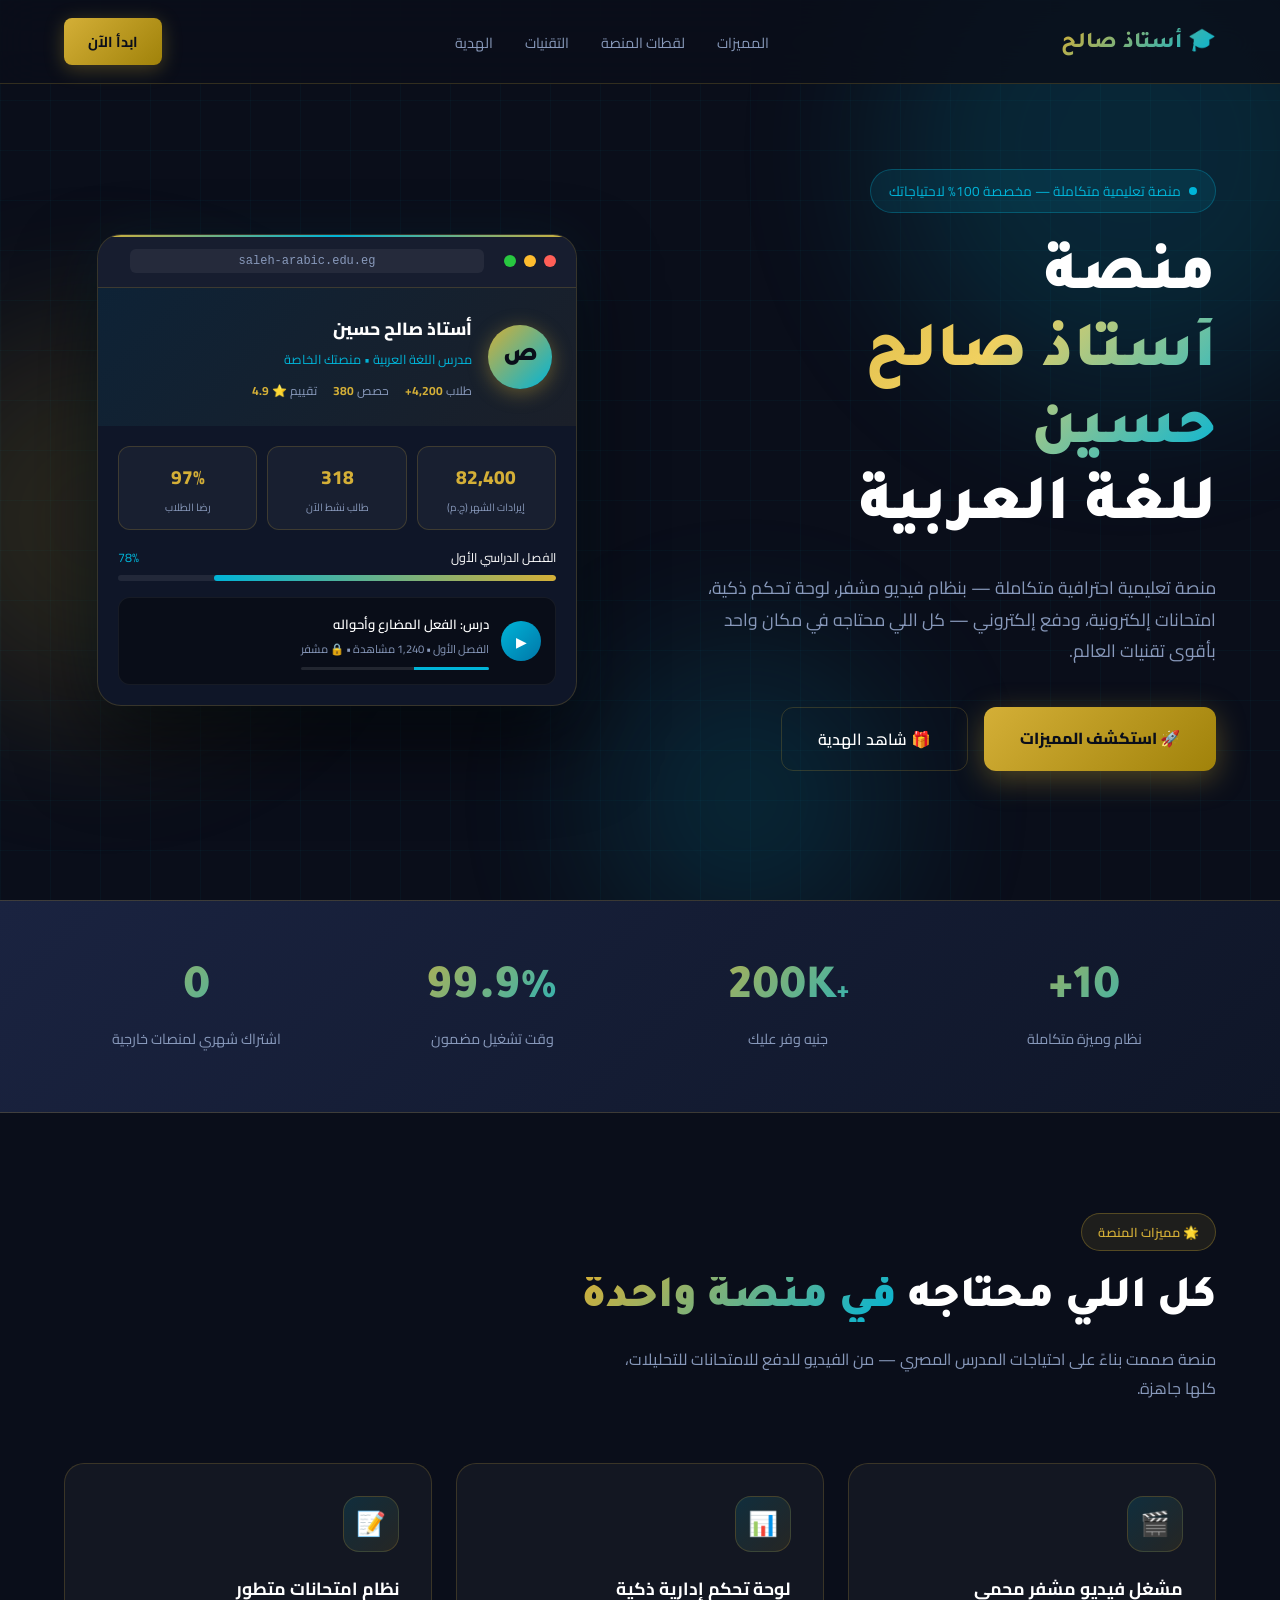
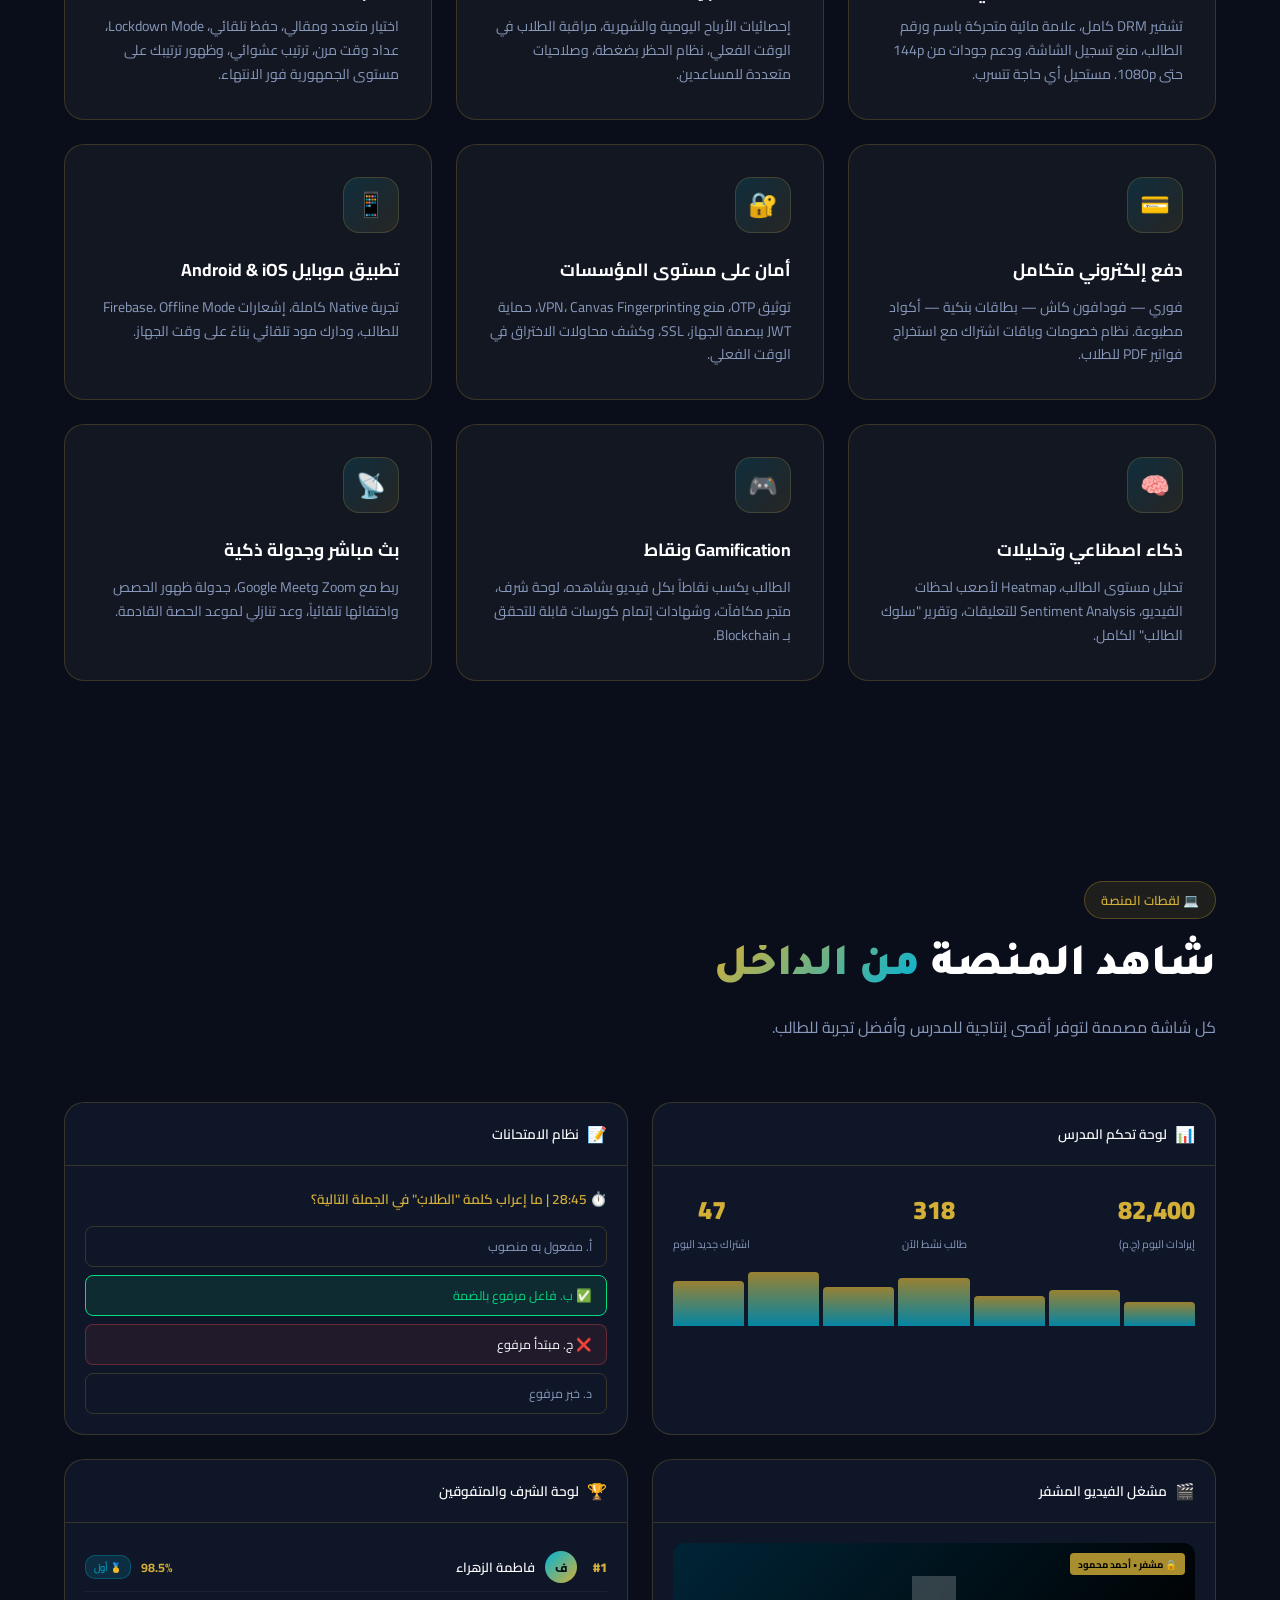
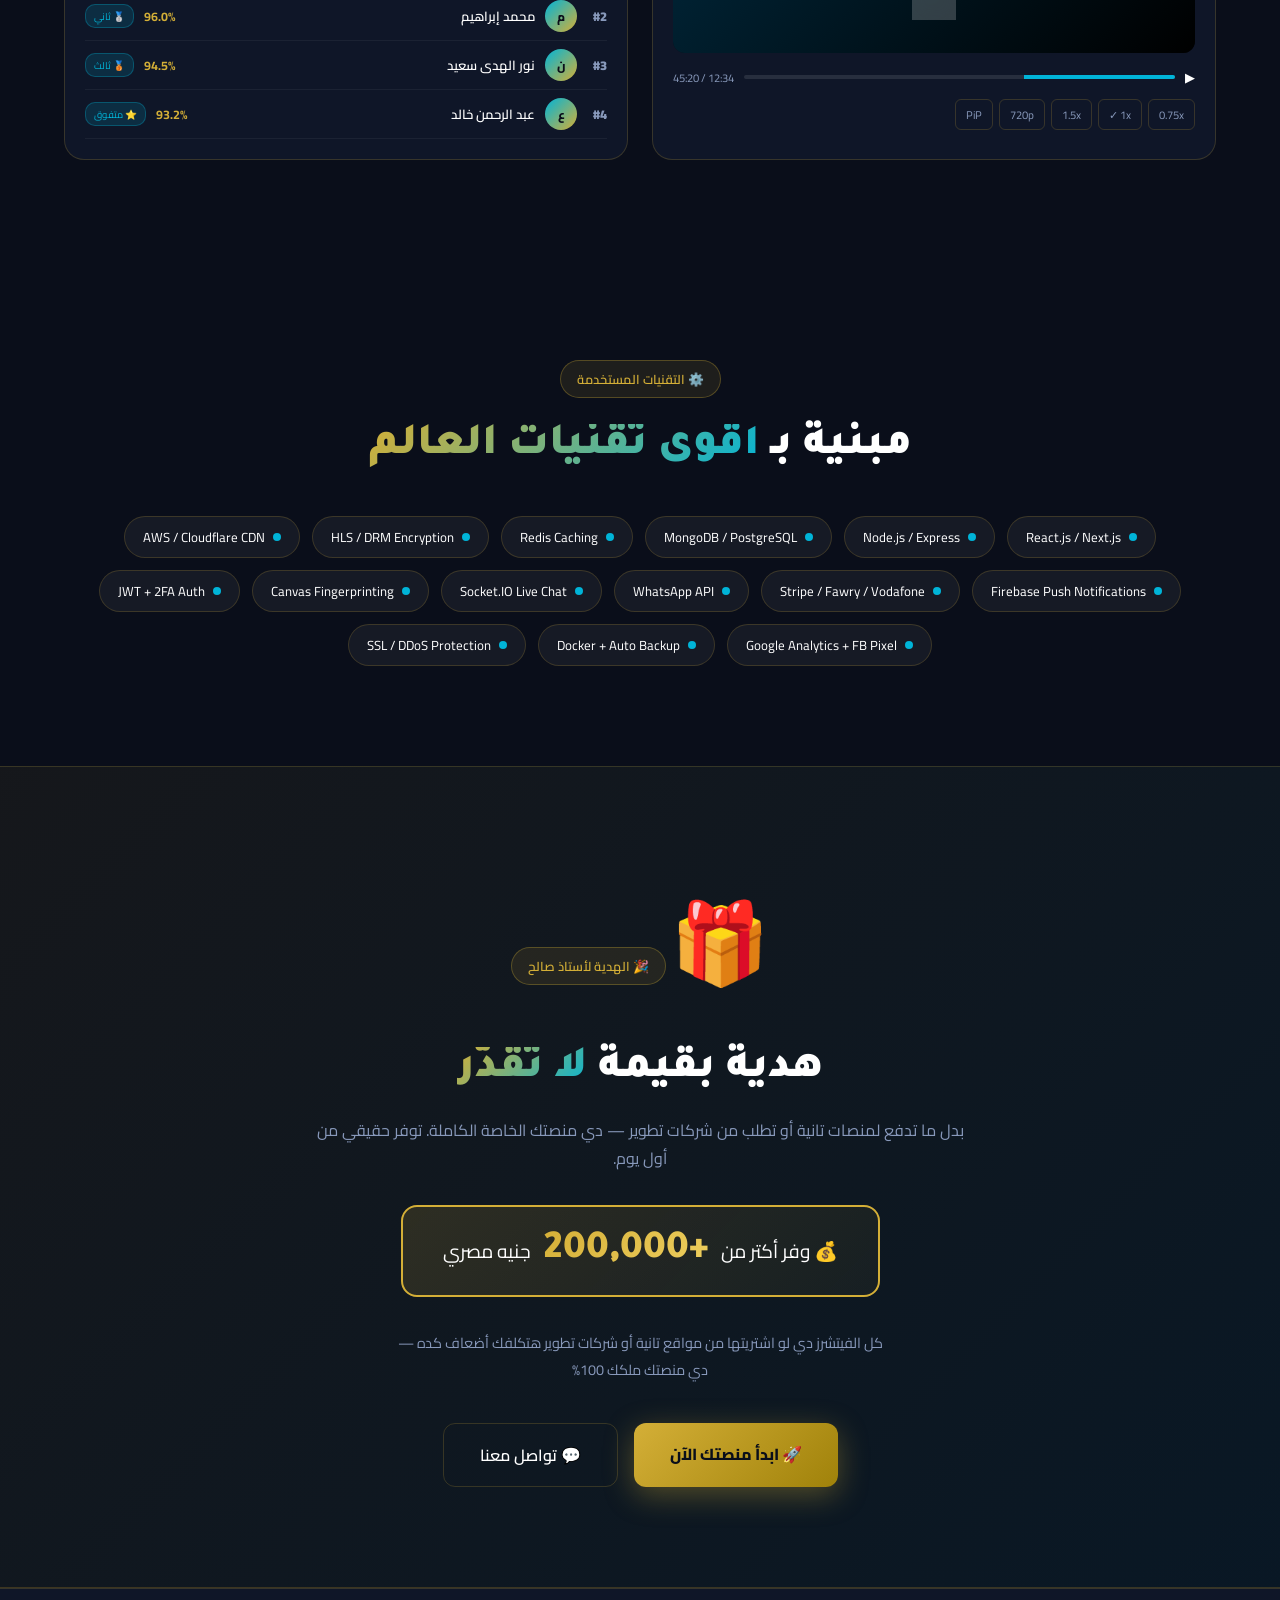
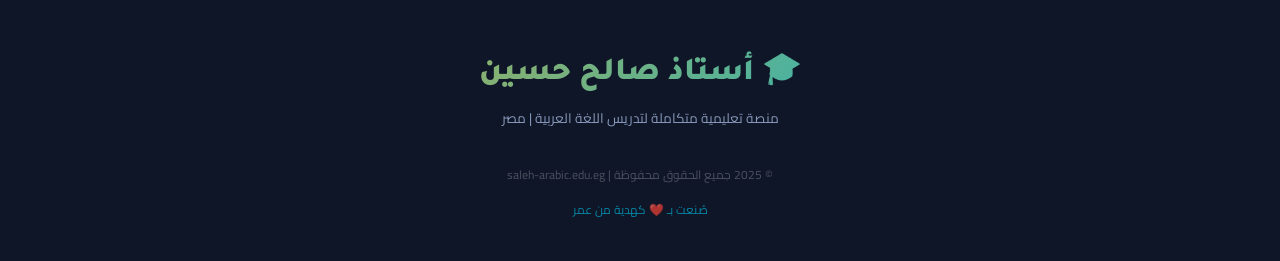
<file: saleh-platform.html>
<!DOCTYPE html>
<html lang="ar" dir="rtl">
<head>
<meta charset="UTF-8">
<meta name="viewport" content="width=device-width, initial-scale=1.0">
<title>منصة أستاذ صالح حسين | اللغة العربية</title>
<link href="https://fonts.googleapis.com/css2?family=Cairo:wght@300;400;600;700;900&family=Tajawal:wght@300;400;500;700;800&display=swap" rel="stylesheet">
<style>
  :root {
    --gold: #D4AF37;
    --gold-light: #F0D060;
    --gold-dark: #A0820A;
    --deep: #0A0E1A;
    --deep2: #0F1628;
    --navy: #1A2340;
    --teal: #00B4D8;
    --teal-dark: #0077A8;
    --white: #FFFFFF;
    --cream: #FDF8ED;
    --text-muted: #8899BB;
    --card-bg: rgba(255,255,255,0.04);
    --border: rgba(212,175,55,0.2);
  }

  * { margin: 0; padding: 0; box-sizing: border-box; }

  html { scroll-behavior: smooth; }

  body {
    font-family: 'Cairo', sans-serif;
    background: var(--deep);
    color: var(--white);
    overflow-x: hidden;
  }

  /* =================== ANIMATED BG =================== */
  .bg-grid {
    position: fixed; inset: 0; z-index: 0;
    background-image:
      linear-gradient(rgba(0,180,216,0.04) 1px, transparent 1px),
      linear-gradient(90deg, rgba(0,180,216,0.04) 1px, transparent 1px);
    background-size: 50px 50px;
    animation: gridMove 20s linear infinite;
  }
  @keyframes gridMove { to { transform: translateY(50px); } }

  .glow-orb {
    position: fixed;
    border-radius: 50%;
    filter: blur(80px);
    opacity: 0.15;
    animation: orbFloat 8s ease-in-out infinite;
    z-index: 0;
  }
  .orb1 { width: 500px; height: 500px; background: var(--teal); top: -100px; right: -100px; animation-delay: 0s; }
  .orb2 { width: 400px; height: 400px; background: var(--gold); bottom: 20%; left: -100px; animation-delay: -4s; }
  .orb3 { width: 300px; height: 300px; background: var(--teal); bottom: -50px; right: 30%; animation-delay: -2s; }
  @keyframes orbFloat {
    0%, 100% { transform: translateY(0) scale(1); }
    50% { transform: translateY(-30px) scale(1.1); }
  }

  /* =================== NAV =================== */
  nav {
    position: fixed; top: 0; left: 0; right: 0; z-index: 100;
    padding: 18px 5%;
    display: flex; align-items: center; justify-content: space-between;
    background: rgba(10,14,26,0.8);
    backdrop-filter: blur(20px);
    border-bottom: 1px solid var(--border);
  }

  .nav-logo {
    font-family: 'Tajawal', sans-serif;
    font-size: 1.4rem; font-weight: 800;
    background: linear-gradient(135deg, var(--gold), var(--teal));
    -webkit-background-clip: text; -webkit-text-fill-color: transparent;
    background-clip: text;
  }

  .nav-links { display: flex; gap: 32px; list-style: none; }
  .nav-links a {
    color: var(--text-muted); text-decoration: none; font-size: 0.9rem;
    transition: color 0.3s;
  }
  .nav-links a:hover { color: var(--gold); }

  .nav-cta {
    background: linear-gradient(135deg, var(--gold), var(--gold-dark));
    color: var(--deep); padding: 10px 24px; border-radius: 8px;
    font-weight: 700; font-size: 0.9rem; text-decoration: none;
    transition: transform 0.2s, box-shadow 0.2s;
    box-shadow: 0 4px 20px rgba(212,175,55,0.3);
  }
  .nav-cta:hover { transform: translateY(-2px); box-shadow: 0 8px 30px rgba(212,175,55,0.5); }

  /* =================== HERO =================== */
  .hero {
    position: relative; z-index: 1;
    min-height: 100vh;
    display: flex; align-items: center;
    padding: 120px 5% 80px;
    gap: 60px;
  }

  .hero-text { flex: 1; }

  .hero-badge {
    display: inline-flex; align-items: center; gap: 8px;
    background: rgba(0,180,216,0.1); border: 1px solid rgba(0,180,216,0.3);
    padding: 8px 18px; border-radius: 50px;
    font-size: 0.85rem; color: var(--teal); margin-bottom: 28px;
    animation: fadeInDown 0.8s ease both;
  }
  .hero-badge .dot {
    width: 8px; height: 8px; border-radius: 50%; background: var(--teal);
    animation: pulse 2s ease infinite;
  }
  @keyframes pulse { 0%,100%{opacity:1;transform:scale(1)} 50%{opacity:0.5;transform:scale(1.5)} }

  .hero-title {
    font-family: 'Tajawal', sans-serif;
    font-size: clamp(2.5rem, 5vw, 4rem);
    font-weight: 900;
    line-height: 1.2;
    margin-bottom: 24px;
    animation: fadeInDown 0.8s ease 0.2s both;
  }

  .hero-title .name {
    display: block;
    background: linear-gradient(135deg, var(--gold) 0%, var(--gold-light) 50%, var(--teal) 100%);
    -webkit-background-clip: text; -webkit-text-fill-color: transparent;
    background-clip: text;
  }

  .hero-sub {
    font-size: 1.1rem; color: var(--text-muted); line-height: 1.8;
    max-width: 520px; margin-bottom: 40px;
    animation: fadeInDown 0.8s ease 0.4s both;
  }

  .hero-buttons {
    display: flex; gap: 16px; flex-wrap: wrap;
    animation: fadeInDown 0.8s ease 0.6s both;
  }

  .btn-primary {
    background: linear-gradient(135deg, var(--gold), var(--gold-dark));
    color: var(--deep); padding: 16px 36px; border-radius: 12px;
    font-weight: 800; font-size: 1rem; text-decoration: none;
    transition: all 0.3s; box-shadow: 0 8px 30px rgba(212,175,55,0.35);
    border: none; cursor: pointer;
  }
  .btn-primary:hover { transform: translateY(-3px); box-shadow: 0 14px 40px rgba(212,175,55,0.55); }

  .btn-secondary {
    background: transparent; border: 1px solid var(--border);
    color: var(--white); padding: 16px 36px; border-radius: 12px;
    font-weight: 600; font-size: 1rem; text-decoration: none;
    transition: all 0.3s; cursor: pointer;
  }
  .btn-secondary:hover { border-color: var(--gold); color: var(--gold); background: rgba(212,175,55,0.05); }

  .hero-visual {
    flex: 1; display: flex; justify-content: center; align-items: center;
    animation: fadeInUp 1s ease 0.3s both;
    position: relative;
  }

  /* =================== PLATFORM PREVIEW CARD =================== */
  .platform-card {
    width: 100%; max-width: 480px;
    background: var(--deep2);
    border: 1px solid var(--border);
    border-radius: 24px;
    overflow: hidden;
    box-shadow: 0 40px 80px rgba(0,0,0,0.6), 0 0 60px rgba(0,180,216,0.08);
    position: relative;
  }

  .platform-card::before {
    content: '';
    position: absolute; top: 0; left: 0; right: 0; height: 2px;
    background: linear-gradient(90deg, var(--gold), var(--teal), var(--gold));
  }

  .card-topbar {
    display: flex; align-items: center; gap: 8px;
    padding: 14px 20px;
    background: rgba(255,255,255,0.03);
    border-bottom: 1px solid var(--border);
  }

  .topbar-dot { width: 12px; height: 12px; border-radius: 50%; }
  .dot-r { background: #FF5F57; } .dot-y { background: #FEBC2E; } .dot-g { background: #28C840; }

  .topbar-url {
    flex: 1; margin: 0 12px;
    background: rgba(255,255,255,0.06); border-radius: 6px;
    padding: 5px 14px; font-size: 0.75rem; color: var(--text-muted);
    text-align: center; font-family: monospace;
  }

  .card-header {
    padding: 24px;
    background: linear-gradient(135deg, rgba(0,180,216,0.08), rgba(212,175,55,0.06));
    display: flex; align-items: center; gap: 16px;
  }

  .teacher-avatar {
    width: 64px; height: 64px; border-radius: 50%;
    background: linear-gradient(135deg, var(--gold), var(--teal));
    display: flex; align-items: center; justify-content: center;
    font-size: 1.6rem; font-weight: 900;
    color: var(--deep); flex-shrink: 0;
    box-shadow: 0 4px 20px rgba(212,175,55,0.4);
    font-family: 'Tajawal', sans-serif;
  }

  .teacher-info .name { font-weight: 800; font-size: 1.1rem; }
  .teacher-info .role { color: var(--teal); font-size: 0.8rem; margin-top: 2px; }
  .teacher-info .stats { display: flex; gap: 16px; margin-top: 8px; }
  .teacher-info .stat { font-size: 0.75rem; color: var(--text-muted); }
  .teacher-info .stat span { color: var(--gold); font-weight: 700; }

  /* Mini dashboard inside card */
  .card-body { padding: 20px; }

  .mini-stats { display: grid; grid-template-columns: repeat(3,1fr); gap: 10px; margin-bottom: 16px; }
  .mini-stat {
    background: rgba(255,255,255,0.04); border: 1px solid var(--border);
    border-radius: 12px; padding: 12px; text-align: center;
  }
  .mini-stat .val { font-size: 1.2rem; font-weight: 800; color: var(--gold); }
  .mini-stat .lbl { font-size: 0.65rem; color: var(--text-muted); margin-top: 2px; }

  .mini-progress { margin-bottom: 16px; }
  .progress-row { display: flex; justify-content: space-between; margin-bottom: 6px; font-size: 0.78rem; }
  .progress-bar-wrap { height: 6px; background: rgba(255,255,255,0.08); border-radius: 10px; overflow: hidden; }
  .progress-bar-fill { height: 100%; border-radius: 10px; background: linear-gradient(90deg, var(--teal), var(--gold)); }

  .mini-video {
    background: rgba(0,0,0,0.4); border-radius: 12px; padding: 14px;
    display: flex; align-items: center; gap: 12px;
    border: 1px solid rgba(255,255,255,0.06);
  }
  .play-btn {
    width: 40px; height: 40px; border-radius: 50%;
    background: linear-gradient(135deg, var(--teal), var(--teal-dark));
    display: flex; align-items: center; justify-content: center;
    font-size: 0.9rem; flex-shrink: 0; color: white;
    animation: playPulse 2s ease infinite;
  }
  @keyframes playPulse { 0%,100%{box-shadow:0 0 0 0 rgba(0,180,216,0.4)} 50%{box-shadow:0 0 0 10px rgba(0,180,216,0)} }

  .video-info .title { font-size: 0.82rem; font-weight: 600; }
  .video-info .meta { font-size: 0.7rem; color: var(--text-muted); margin-top: 2px; }
  .video-bar { height: 3px; background: rgba(255,255,255,0.1); border-radius: 10px; margin-top: 8px; position: relative; overflow: hidden; }
  .video-bar-fill { position: absolute; top: 0; right: 0; height: 100%; width: 40%; background: var(--teal); animation: vidPlay 3s ease infinite; }
  @keyframes vidPlay { 0%{width:5%} 100%{width:85%} }

  /* =================== SECTIONS =================== */
  section { position: relative; z-index: 1; padding: 100px 5%; }

  .section-tag {
    display: inline-block; background: rgba(212,175,55,0.1);
    border: 1px solid rgba(212,175,55,0.3); color: var(--gold);
    padding: 6px 16px; border-radius: 50px; font-size: 0.8rem;
    margin-bottom: 20px; font-weight: 600;
  }

  .section-title {
    font-family: 'Tajawal', sans-serif;
    font-size: clamp(1.8rem, 3.5vw, 2.8rem);
    font-weight: 900; margin-bottom: 16px;
    line-height: 1.3;
  }
  .section-title .accent {
    background: linear-gradient(135deg, var(--gold), var(--teal));
    -webkit-background-clip: text; -webkit-text-fill-color: transparent; background-clip: text;
  }

  .section-sub { color: var(--text-muted); font-size: 1rem; line-height: 1.8; max-width: 600px; }

  /* =================== FEATURES GRID =================== */
  .features-grid {
    display: grid; grid-template-columns: repeat(auto-fit, minmax(280px, 1fr));
    gap: 24px; margin-top: 60px;
  }

  .feature-card {
    background: var(--card-bg); border: 1px solid var(--border);
    border-radius: 20px; padding: 32px;
    transition: all 0.4s; cursor: default;
    position: relative; overflow: hidden;
  }

  .feature-card::before {
    content: ''; position: absolute; inset: 0;
    background: linear-gradient(135deg, rgba(0,180,216,0.05), transparent);
    opacity: 0; transition: opacity 0.4s;
  }
  .feature-card:hover { transform: translateY(-8px); border-color: rgba(212,175,55,0.4); }
  .feature-card:hover::before { opacity: 1; }

  .feature-icon {
    width: 56px; height: 56px; border-radius: 16px;
    background: linear-gradient(135deg, rgba(0,180,216,0.15), rgba(212,175,55,0.1));
    border: 1px solid var(--border);
    display: flex; align-items: center; justify-content: center;
    font-size: 1.5rem; margin-bottom: 20px;
  }

  .feature-title { font-size: 1.1rem; font-weight: 700; margin-bottom: 10px; }
  .feature-text { color: var(--text-muted); font-size: 0.88rem; line-height: 1.7; }

  /* =================== STATS STRIP =================== */
  .stats-strip {
    background: linear-gradient(135deg, var(--navy), var(--deep2));
    border-top: 1px solid var(--border); border-bottom: 1px solid var(--border);
    padding: 60px 5%;
    display: grid; grid-template-columns: repeat(4,1fr);
    gap: 32px; text-align: center;
  }

  .stat-item .number {
    font-family: 'Tajawal', sans-serif;
    font-size: 3rem; font-weight: 900;
    background: linear-gradient(135deg, var(--gold), var(--teal));
    -webkit-background-clip: text; -webkit-text-fill-color: transparent; background-clip: text;
    display: block;
  }
  .stat-item .label { color: var(--text-muted); font-size: 0.9rem; margin-top: 6px; }

  /* =================== SCREENS SHOWCASE =================== */
  .screens { display: grid; grid-template-columns: 1fr 1fr; gap: 24px; margin-top: 60px; }

  .screen-card {
    background: var(--deep2); border: 1px solid var(--border);
    border-radius: 20px; overflow: hidden;
    transition: transform 0.4s;
  }
  .screen-card:hover { transform: scale(1.02); }

  .screen-header {
    padding: 16px 20px;
    display: flex; align-items: center; gap: 8px;
    border-bottom: 1px solid var(--border);
    font-size: 0.85rem; font-weight: 600;
  }
  .screen-header .icon { color: var(--gold); font-size: 1rem; }

  .screen-content { padding: 20px; }

  /* Dashboard screen */
  .dash-row { display: flex; justify-content: space-between; align-items: center; margin-bottom: 12px; }
  .dash-kpi { text-align: center; }
  .dash-kpi .v { font-size: 1.6rem; font-weight: 900; color: var(--gold); }
  .dash-kpi .l { font-size: 0.68rem; color: var(--text-muted); }

  .mini-chart { height: 60px; display: flex; align-items: flex-end; gap: 4px; margin-top: 12px; }
  .bar { flex: 1; border-radius: 4px 4px 0 0; background: linear-gradient(to top, var(--teal), var(--gold)); opacity: 0.7; }

  /* Exam screen */
  .exam-q { font-size: 0.85rem; font-weight: 600; margin-bottom: 14px; color: var(--gold); }
  .exam-options { display: flex; flex-direction: column; gap: 8px; }
  .option {
    padding: 8px 14px; border-radius: 8px; font-size: 0.78rem;
    border: 1px solid var(--border); cursor: pointer;
    transition: all 0.2s; display: flex; align-items: center; gap: 8px;
  }
  .option.correct { background: rgba(0,220,130,0.1); border-color: #00DC82; color: #00DC82; }
  .option.wrong { background: rgba(255,80,80,0.08); border-color: rgba(255,80,80,0.3); }
  .option:not(.correct):not(.wrong) { color: var(--text-muted); }

  /* Video screen */
  .vid-player {
    background: #000; border-radius: 12px; height: 110px;
    display: flex; align-items: center; justify-content: center;
    margin-bottom: 12px; position: relative; overflow: hidden;
  }
  .vid-bg { position: absolute; inset:0; background: linear-gradient(135deg,rgba(0,120,180,0.3),rgba(0,0,0,0.8)); }
  .vid-play { position: relative; z-index:1; width:44px;height:44px;border-radius:50%; background:rgba(255,255,255,0.2); backdrop-filter:blur(8px); display:flex;align-items:center;justify-content:center;font-size:1.2rem; }
  .vid-controls { display:flex; align-items:center; gap:10px; }
  .vid-timeline { flex:1; height:4px; background:rgba(255,255,255,0.1); border-radius:10px; overflow:hidden; }
  .vid-fill { height:100%; width:35%; background:var(--teal); }
  .vid-time { font-size:0.7rem; color:var(--text-muted); }
  .vid-actions { display:flex; gap:6px; margin-top:10px; }
  .vid-act { font-size:0.7rem; padding:4px 10px; border-radius:6px; border:1px solid var(--border); color:var(--text-muted); }

  /* Student screen */
  .student-row { display:flex; align-items:center; gap:10px; padding:8px 0; border-bottom:1px solid rgba(255,255,255,0.05); }
  .student-av { width:32px;height:32px;border-radius:50%; background:linear-gradient(135deg,var(--teal),var(--gold)); display:flex;align-items:center;justify-content:center;font-size:0.75rem;font-weight:800;color:var(--deep); }
  .student-nm { font-size:0.82rem; font-weight:600; }
  .student-sc { margin-right:auto; font-size:0.78rem; color:var(--gold); font-weight:700; }
  .student-badge { font-size:0.6rem; padding:2px 8px; border-radius:10px; background:rgba(0,180,216,0.15); color:var(--teal); border:1px solid rgba(0,180,216,0.3); }

  /* =================== GIFT SECTION =================== */
  .gift-section {
    text-align: center;
    background: linear-gradient(135deg, rgba(212,175,55,0.06), rgba(0,180,216,0.06));
    border-top: 1px solid var(--border);
    border-bottom: 1px solid var(--border);
  }

  .gift-box {
    display: inline-block;
    font-size: 5rem; margin-bottom: 24px;
    animation: giftBounce 2s ease infinite;
  }
  @keyframes giftBounce { 0%,100%{transform:translateY(0) rotate(-5deg)} 50%{transform:translateY(-20px) rotate(5deg)} }

  .savings-badge {
    display: inline-flex; align-items: center; gap: 12px;
    background: linear-gradient(135deg, rgba(212,175,55,0.15), rgba(212,175,55,0.05));
    border: 2px solid var(--gold); border-radius: 16px;
    padding: 20px 40px; margin: 32px auto; font-size: 1.2rem;
  }
  .savings-badge .amount {
    font-family: 'Tajawal', sans-serif;
    font-size: 2.5rem; font-weight: 900;
    background: linear-gradient(135deg, var(--gold), var(--gold-light));
    -webkit-background-clip: text; -webkit-text-fill-color: transparent; background-clip: text;
  }

  /* =================== TECH STACK =================== */
  .tech-grid { display:flex; flex-wrap:wrap; gap:12px; margin-top:40px; justify-content:center; }
  .tech-pill {
    display:flex; align-items:center; gap:8px;
    background:rgba(255,255,255,0.05); border:1px solid var(--border);
    border-radius:50px; padding:8px 18px; font-size:0.82rem;
    transition:all 0.3s;
  }
  .tech-pill:hover { border-color:var(--gold); color:var(--gold); transform:translateY(-2px); }
  .tech-dot { width:8px;height:8px;border-radius:50%;background:var(--teal); }

  /* =================== FOOTER =================== */
  footer {
    position: relative; z-index: 1;
    background: var(--deep2); border-top: 1px solid var(--border);
    padding: 60px 5% 40px;
    text-align: center;
  }
  .footer-logo {
    font-family: 'Tajawal', sans-serif; font-size: 2rem; font-weight: 900;
    background: linear-gradient(135deg, var(--gold), var(--teal));
    -webkit-background-clip: text; -webkit-text-fill-color: transparent; background-clip: text;
    margin-bottom: 12px;
  }
  .footer-sub { color: var(--text-muted); font-size: 0.85rem; margin-bottom: 32px; }
  .footer-copy { color: rgba(255,255,255,0.25); font-size: 0.75rem; }
  .footer-credit {
    margin-top: 12px; font-size: 0.75rem; color: var(--teal); opacity: 0.7;
  }

  /* =================== ANIMATIONS =================== */
  @keyframes fadeInDown {
    from { opacity: 0; transform: translateY(-20px); }
    to { opacity: 1; transform: translateY(0); }
  }
  @keyframes fadeInUp {
    from { opacity: 0; transform: translateY(30px); }
    to { opacity: 1; transform: translateY(0); }
  }

  .reveal {
    opacity: 0; transform: translateY(40px);
    transition: all 0.8s cubic-bezier(0.16,1,0.3,1);
  }
  .reveal.visible { opacity: 1; transform: translateY(0); }

  /* =================== RESPONSIVE =================== */
  @media (max-width: 900px) {
    .hero { flex-direction: column; padding-top: 100px; }
    .hero-visual { width: 100%; }
    .screens { grid-template-columns: 1fr; }
    .stats-strip { grid-template-columns: repeat(2,1fr); }
    nav .nav-links { display: none; }
  }
  @media (max-width: 600px) {
    .stats-strip { grid-template-columns: 1fr 1fr; }
    .hero-buttons { flex-direction: column; }
  }
</style>
</head>
<body>

<div class="bg-grid"></div>
<div class="glow-orb orb1"></div>
<div class="glow-orb orb2"></div>
<div class="glow-orb orb3"></div>

<!-- NAV -->
<nav>
  <div class="nav-logo">🎓 أستاذ صالح</div>
  <ul class="nav-links">
    <li><a href="#features">المميزات</a></li>
    <li><a href="#screens">لقطات المنصة</a></li>
    <li><a href="#tech">التقنيات</a></li>
    <li><a href="#gift">الهدية</a></li>
  </ul>
  <a href="#gift" class="nav-cta">ابدأ الآن</a>
</nav>

<!-- HERO -->
<section class="hero">
  <div class="hero-text">
    <div class="hero-badge">
      <span class="dot"></span>
      منصة تعليمية متكاملة — مخصصة 100% لاحتياجاتك
    </div>
    <h1 class="hero-title">
      منصة
      <span class="name">أستاذ صالح حسين</span>
      للغة العربية
    </h1>
    <p class="hero-sub">
      منصة تعليمية احترافية متكاملة — بنظام فيديو مشفر، لوحة تحكم ذكية، امتحانات إلكترونية،
      ودفع إلكتروني — كل اللي محتاجه في مكان واحد بأقوى تقنيات العالم.
    </p>
    <div class="hero-buttons">
      <a href="#features" class="btn-primary">🚀 استكشف المميزات</a>
      <a href="#gift" class="btn-secondary">🎁 شاهد الهدية</a>
    </div>
  </div>

  <div class="hero-visual">
    <div class="platform-card">
      <div class="card-topbar">
        <span class="topbar-dot dot-r"></span>
        <span class="topbar-dot dot-y"></span>
        <span class="topbar-dot dot-g"></span>
        <div class="topbar-url">saleh-arabic.edu.eg</div>
      </div>
      <div class="card-header">
        <div class="teacher-avatar">ص</div>
        <div class="teacher-info">
          <div class="name">أستاذ صالح حسين</div>
          <div class="role">مدرس اللغة العربية • منصتك الخاصة</div>
          <div class="stats">
            <div class="stat">طلاب <span>4,200+</span></div>
            <div class="stat">حصص <span>380</span></div>
            <div class="stat">تقييم <span>⭐ 4.9</span></div>
          </div>
        </div>
      </div>
      <div class="card-body">
        <div class="mini-stats">
          <div class="mini-stat">
            <div class="val">82,400</div>
            <div class="lbl">إيرادات الشهر (ج.م)</div>
          </div>
          <div class="mini-stat">
            <div class="val">318</div>
            <div class="lbl">طالب نشط الآن</div>
          </div>
          <div class="mini-stat">
            <div class="val">97%</div>
            <div class="lbl">رضا الطلاب</div>
          </div>
        </div>
        <div class="mini-progress">
          <div class="progress-row"><span>الفصل الدراسي الأول</span><span style="color:var(--teal)">78%</span></div>
          <div class="progress-bar-wrap"><div class="progress-bar-fill" style="width:78%"></div></div>
        </div>
        <div class="mini-video">
          <div class="play-btn">▶</div>
          <div class="video-info">
            <div class="title">درس: الفعل المضارع وأحواله</div>
            <div class="meta">الفصل الأول • 1,240 مشاهدة • 🔒 مشفر</div>
            <div class="video-bar"><div class="video-bar-fill"></div></div>
          </div>
        </div>
      </div>
    </div>
  </div>
</section>

<!-- STATS STRIP -->
<div class="stats-strip reveal">
  <div class="stat-item"><span class="number">15+</span><div class="label">نظام وميزة متكاملة</div></div>
  <div class="stat-item"><span class="number">200K</span><div class="label">جنيه وفر عليك</div></div>
  <div class="stat-item"><span class="number">99.9%</span><div class="label">وقت تشغيل مضمون</div></div>
  <div class="stat-item"><span class="number">0</span><div class="label">اشتراك شهري لمنصات خارجية</div></div>
</div>

<!-- FEATURES -->
<section id="features">
  <div class="section-tag">🌟 مميزات المنصة</div>
  <h2 class="section-title reveal">كل اللي محتاجه <span class="accent">في منصة واحدة</span></h2>
  <p class="section-sub reveal">منصة صممت بناءً على احتياجات المدرس المصري — من الفيديو للدفع للامتحانات للتحليلات، كلها جاهزة.</p>

  <div class="features-grid">
    <div class="feature-card reveal">
      <div class="feature-icon">🎬</div>
      <div class="feature-title">مشغل فيديو مشفر محمي</div>
      <div class="feature-text">تشفير DRM كامل، علامة مائية متحركة باسم ورقم الطالب، منع تسجيل الشاشة، ودعم جودات من 144p حتى 1080p. مستحيل أي حاجة تتسرب.</div>
    </div>
    <div class="feature-card reveal">
      <div class="feature-icon">📊</div>
      <div class="feature-title">لوحة تحكم إدارية ذكية</div>
      <div class="feature-text">إحصائيات الأرباح اليومية والشهرية، مراقبة الطلاب في الوقت الفعلي، نظام الحظر بضغطة، وصلاحيات متعددة للمساعدين.</div>
    </div>
    <div class="feature-card reveal">
      <div class="feature-icon">📝</div>
      <div class="feature-title">نظام امتحانات متطور</div>
      <div class="feature-text">اختيار متعدد ومقالي، حفظ تلقائي، Lockdown Mode، عداد وقت مرن، ترتيب عشوائي، وظهور ترتيبك على مستوى الجمهورية فور الانتهاء.</div>
    </div>
    <div class="feature-card reveal">
      <div class="feature-icon">💳</div>
      <div class="feature-title">دفع إلكتروني متكامل</div>
      <div class="feature-text">فوري — فودافون كاش — بطاقات بنكية — أكواد مطبوعة. نظام خصومات وباقات اشتراك مع استخراج فواتير PDF للطلاب.</div>
    </div>
    <div class="feature-card reveal">
      <div class="feature-icon">🔐</div>
      <div class="feature-title">أمان على مستوى المؤسسات</div>
      <div class="feature-text">توثيق OTP، منع VPN، Canvas Fingerprinting، حماية JWT ببصمة الجهاز، SSL، وكشف محاولات الاختراق في الوقت الفعلي.</div>
    </div>
    <div class="feature-card reveal">
      <div class="feature-icon">📱</div>
      <div class="feature-title">تطبيق موبايل Android & iOS</div>
      <div class="feature-text">تجربة Native كاملة، إشعارات Firebase، Offline Mode للطالب، ودارك مود تلقائي بناءً على وقت الجهاز.</div>
    </div>
    <div class="feature-card reveal">
      <div class="feature-icon">🧠</div>
      <div class="feature-title">ذكاء اصطناعي وتحليلات</div>
      <div class="feature-text">تحليل مستوى الطالب، Heatmap لأصعب لحظات الفيديو، Sentiment Analysis للتعليقات، وتقرير "سلوك الطالب" الكامل.</div>
    </div>
    <div class="feature-card reveal">
      <div class="feature-icon">🎮</div>
      <div class="feature-title">Gamification ونقاط</div>
      <div class="feature-text">الطالب يكسب نقاطاً بكل فيديو يشاهده، لوحة شرف، متجر مكافآت، وشهادات إتمام كورسات قابلة للتحقق بـ Blockchain.</div>
    </div>
    <div class="feature-card reveal">
      <div class="feature-icon">📡</div>
      <div class="feature-title">بث مباشر وجدولة ذكية</div>
      <div class="feature-text">ربط مع Zoom وGoogle Meet، جدولة ظهور الحصص واختفائها تلقائياً، وعد تنازلي لموعد الحصة القادمة.</div>
    </div>
  </div>
</section>

<!-- SCREENS SHOWCASE -->
<section id="screens">
  <div class="section-tag">💻 لقطات المنصة</div>
  <h2 class="section-title reveal">شاهد المنصة <span class="accent">من الداخل</span></h2>
  <p class="section-sub reveal">كل شاشة مصممة لتوفر أقصى إنتاجية للمدرس وأفضل تجربة للطالب.</p>

  <div class="screens reveal">
    <!-- Admin Dashboard -->
    <div class="screen-card">
      <div class="screen-header">
        <span class="icon">📊</span>
        لوحة تحكم المدرس
      </div>
      <div class="screen-content">
        <div class="dash-row">
          <div class="dash-kpi"><div class="v">82,400</div><div class="l">إيرادات اليوم (ج.م)</div></div>
          <div class="dash-kpi"><div class="v">318</div><div class="l">طالب نشط الآن</div></div>
          <div class="dash-kpi"><div class="v">47</div><div class="l">اشتراك جديد اليوم</div></div>
        </div>
        <div class="mini-chart">
          <div class="bar" style="height:40%"></div>
          <div class="bar" style="height:60%"></div>
          <div class="bar" style="height:50%"></div>
          <div class="bar" style="height:80%"></div>
          <div class="bar" style="height:65%"></div>
          <div class="bar" style="height:90%"></div>
          <div class="bar" style="height:75%"></div>
        </div>
      </div>
    </div>

    <!-- Exam System -->
    <div class="screen-card">
      <div class="screen-header">
        <span class="icon">📝</span>
        نظام الامتحانات
      </div>
      <div class="screen-content">
        <div class="exam-q">⏱️ 28:45 | ما إعراب كلمة "الطلابُ" في الجملة التالية؟</div>
        <div class="exam-options">
          <div class="option">أ. مفعول به منصوب</div>
          <div class="option correct">✅ ب. فاعل مرفوع بالضمة</div>
          <div class="option wrong">❌ ج. مبتدأ مرفوع</div>
          <div class="option">د. خبر مرفوع</div>
        </div>
      </div>
    </div>

    <!-- Video Player -->
    <div class="screen-card">
      <div class="screen-header">
        <span class="icon">🎬</span>
        مشغل الفيديو المشفر
      </div>
      <div class="screen-content">
        <div class="vid-player">
          <div class="vid-bg"></div>
          <div class="vid-play">▶</div>
          <div style="position:absolute;top:10px;right:10px;font-size:0.6rem;background:rgba(212,175,55,0.8);color:#000;padding:2px 8px;border-radius:4px;font-weight:700;">🔒 مشفر • أحمد محمود</div>
        </div>
        <div class="vid-controls">
          <span style="font-size:0.8rem">▶</span>
          <div class="vid-timeline"><div class="vid-fill"></div></div>
          <span class="vid-time">12:34 / 45:20</span>
        </div>
        <div class="vid-actions">
          <div class="vid-act">0.75x</div>
          <div class="vid-act">1x ✓</div>
          <div class="vid-act">1.5x</div>
          <div class="vid-act">720p</div>
          <div class="vid-act">PiP</div>
        </div>
      </div>
    </div>

    <!-- Students Leaderboard -->
    <div class="screen-card">
      <div class="screen-header">
        <span class="icon">🏆</span>
        لوحة الشرف والمتفوقين
      </div>
      <div class="screen-content">
        <div class="student-row">
          <div style="color:var(--gold);font-weight:900;width:20px;font-size:0.8rem">#1</div>
          <div class="student-av">ف</div>
          <div class="student-nm">فاطمة الزهراء</div>
          <div class="student-sc">98.5%</div>
          <div class="student-badge">🥇 أول</div>
        </div>
        <div class="student-row">
          <div style="color:var(--text-muted);font-weight:900;width:20px;font-size:0.8rem">#2</div>
          <div class="student-av">م</div>
          <div class="student-nm">محمد إبراهيم</div>
          <div class="student-sc">96.0%</div>
          <div class="student-badge">🥈 ثاني</div>
        </div>
        <div class="student-row">
          <div style="color:var(--text-muted);font-weight:900;width:20px;font-size:0.8rem">#3</div>
          <div class="student-av">ن</div>
          <div class="student-nm">نور الهدى سعيد</div>
          <div class="student-sc">94.5%</div>
          <div class="student-badge">🥉 ثالث</div>
        </div>
        <div class="student-row">
          <div style="color:var(--text-muted);font-weight:900;width:20px;font-size:0.8rem">#4</div>
          <div class="student-av">ع</div>
          <div class="student-nm">عبد الرحمن خالد</div>
          <div class="student-sc">93.2%</div>
          <div class="student-badge">⭐ متفوق</div>
        </div>
      </div>
    </div>
  </div>
</section>

<!-- TECH STACK -->
<section id="tech" style="text-align:center">
  <div class="section-tag">⚙️ التقنيات المستخدمة</div>
  <h2 class="section-title reveal">مبنية بـ<span class="accent"> أقوى تقنيات العالم</span></h2>
  <div class="tech-grid reveal">
    <div class="tech-pill"><span class="tech-dot"></span>React.js / Next.js</div>
    <div class="tech-pill"><span class="tech-dot"></span>Node.js / Express</div>
    <div class="tech-pill"><span class="tech-dot"></span>MongoDB / PostgreSQL</div>
    <div class="tech-pill"><span class="tech-dot"></span>Redis Caching</div>
    <div class="tech-pill"><span class="tech-dot"></span>HLS / DRM Encryption</div>
    <div class="tech-pill"><span class="tech-dot"></span>AWS / Cloudflare CDN</div>
    <div class="tech-pill"><span class="tech-dot"></span>Firebase Push Notifications</div>
    <div class="tech-pill"><span class="tech-dot"></span>Stripe / Fawry / Vodafone</div>
    <div class="tech-pill"><span class="tech-dot"></span>WhatsApp API</div>
    <div class="tech-pill"><span class="tech-dot"></span>Socket.IO Live Chat</div>
    <div class="tech-pill"><span class="tech-dot"></span>Canvas Fingerprinting</div>
    <div class="tech-pill"><span class="tech-dot"></span>JWT + 2FA Auth</div>
    <div class="tech-pill"><span class="tech-dot"></span>Google Analytics + FB Pixel</div>
    <div class="tech-pill"><span class="tech-dot"></span>Docker + Auto Backup</div>
    <div class="tech-pill"><span class="tech-dot"></span>SSL / DDoS Protection</div>
  </div>
</section>

<!-- GIFT SECTION -->
<section id="gift" class="gift-section">
  <div class="gift-box">🎁</div>
  <div class="section-tag">🎉 الهدية لأستاذ صالح</div>
  <h2 class="section-title reveal">هدية بقيمة <span class="accent">لا تُقدَّر</span></h2>
  <p class="section-sub reveal" style="margin:0 auto; max-width:650px">
    بدل ما تدفع لمنصات تانية أو تطلب من شركات تطوير — دي منصتك الخاصة الكاملة.
    توفر حقيقي من أول يوم.
  </p>
  <div class="savings-badge reveal">
    <span>💰 وفر أكتر من</span>
    <span class="amount">+200,000</span>
    <span>جنيه مصري</span>
  </div>
  <p style="color:var(--text-muted);font-size:0.9rem;max-width:500px;margin:0 auto 40px;" class="reveal">
    كل الفيتشرز دي لو اشتريتها من مواقع تانية أو شركات تطوير هتكلفك أضعاف كده — دي منصتك ملكك 100%
  </p>
  <div class="hero-buttons" style="justify-content:center" class="reveal">
    <a href="#" class="btn-primary">🚀 ابدأ منصتك الآن</a>
    <a href="https://wa.me" class="btn-secondary">💬 تواصل معنا</a>
  </div>
</section>

<!-- FOOTER -->
<footer>
  <div class="footer-logo">🎓 أستاذ صالح حسين</div>
  <div class="footer-sub">منصة تعليمية متكاملة لتدريس اللغة العربية | مصر</div>
  <div class="footer-copy">© 2025 جميع الحقوق محفوظة | saleh-arabic.edu.eg</div>
  <div class="footer-credit">صُنعت بـ ❤️ كهدية من عمر</div>
</footer>

<script>
  // Scroll reveal
  const reveals = document.querySelectorAll('.reveal');
  const observer = new IntersectionObserver((entries) => {
    entries.forEach((e, i) => {
      if (e.isIntersecting) {
        setTimeout(() => e.target.classList.add('visible'), i * 80);
        observer.unobserve(e.target);
      }
    });
  }, { threshold: 0.1 });
  reveals.forEach(el => observer.observe(el));

  // Animated counter
  function animateCount(el, target, suffix = '') {
    let start = 0;
    const step = target / 60;
    const timer = setInterval(() => {
      start = Math.min(start + step, target);
      el.textContent = Math.floor(start).toLocaleString('ar') + suffix;
      if (start >= target) clearInterval(timer);
    }, 25);
  }

  const statsObserver = new IntersectionObserver((entries) => {
    entries.forEach(e => {
      if (e.isIntersecting) {
        document.querySelectorAll('.stat-item .number').forEach(el => {
          const txt = el.textContent;
          if (txt.includes('15')) animateCount(el, 15, '+');
          else if (txt.includes('200')) el.innerHTML = '<span style="font-size:1.5rem">+</span>200K';
          else if (txt.includes('99')) el.textContent = '99.9%';
          else el.textContent = '0';
        });
        statsObserver.disconnect();
      }
    });
  });
  const strip = document.querySelector('.stats-strip');
  if (strip) statsObserver.observe(strip);
</script>
</body>
</html>
</file>
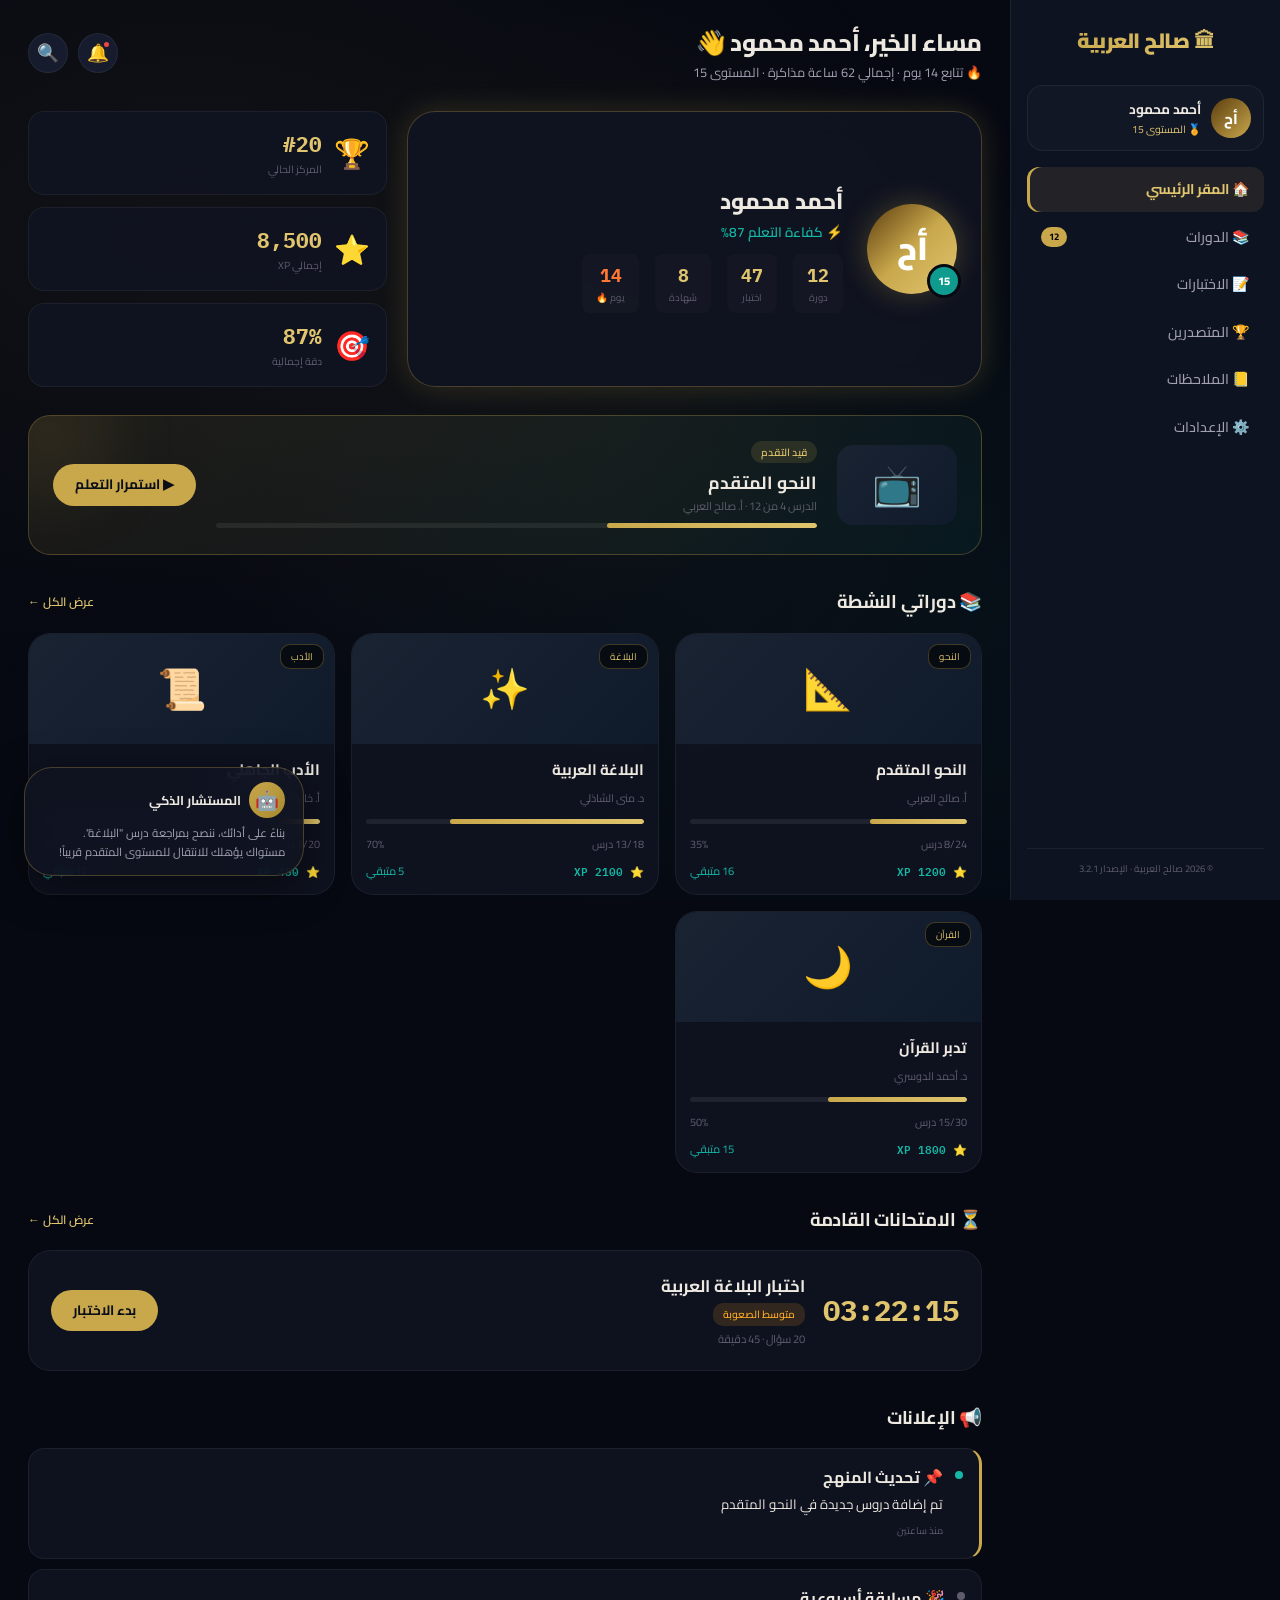
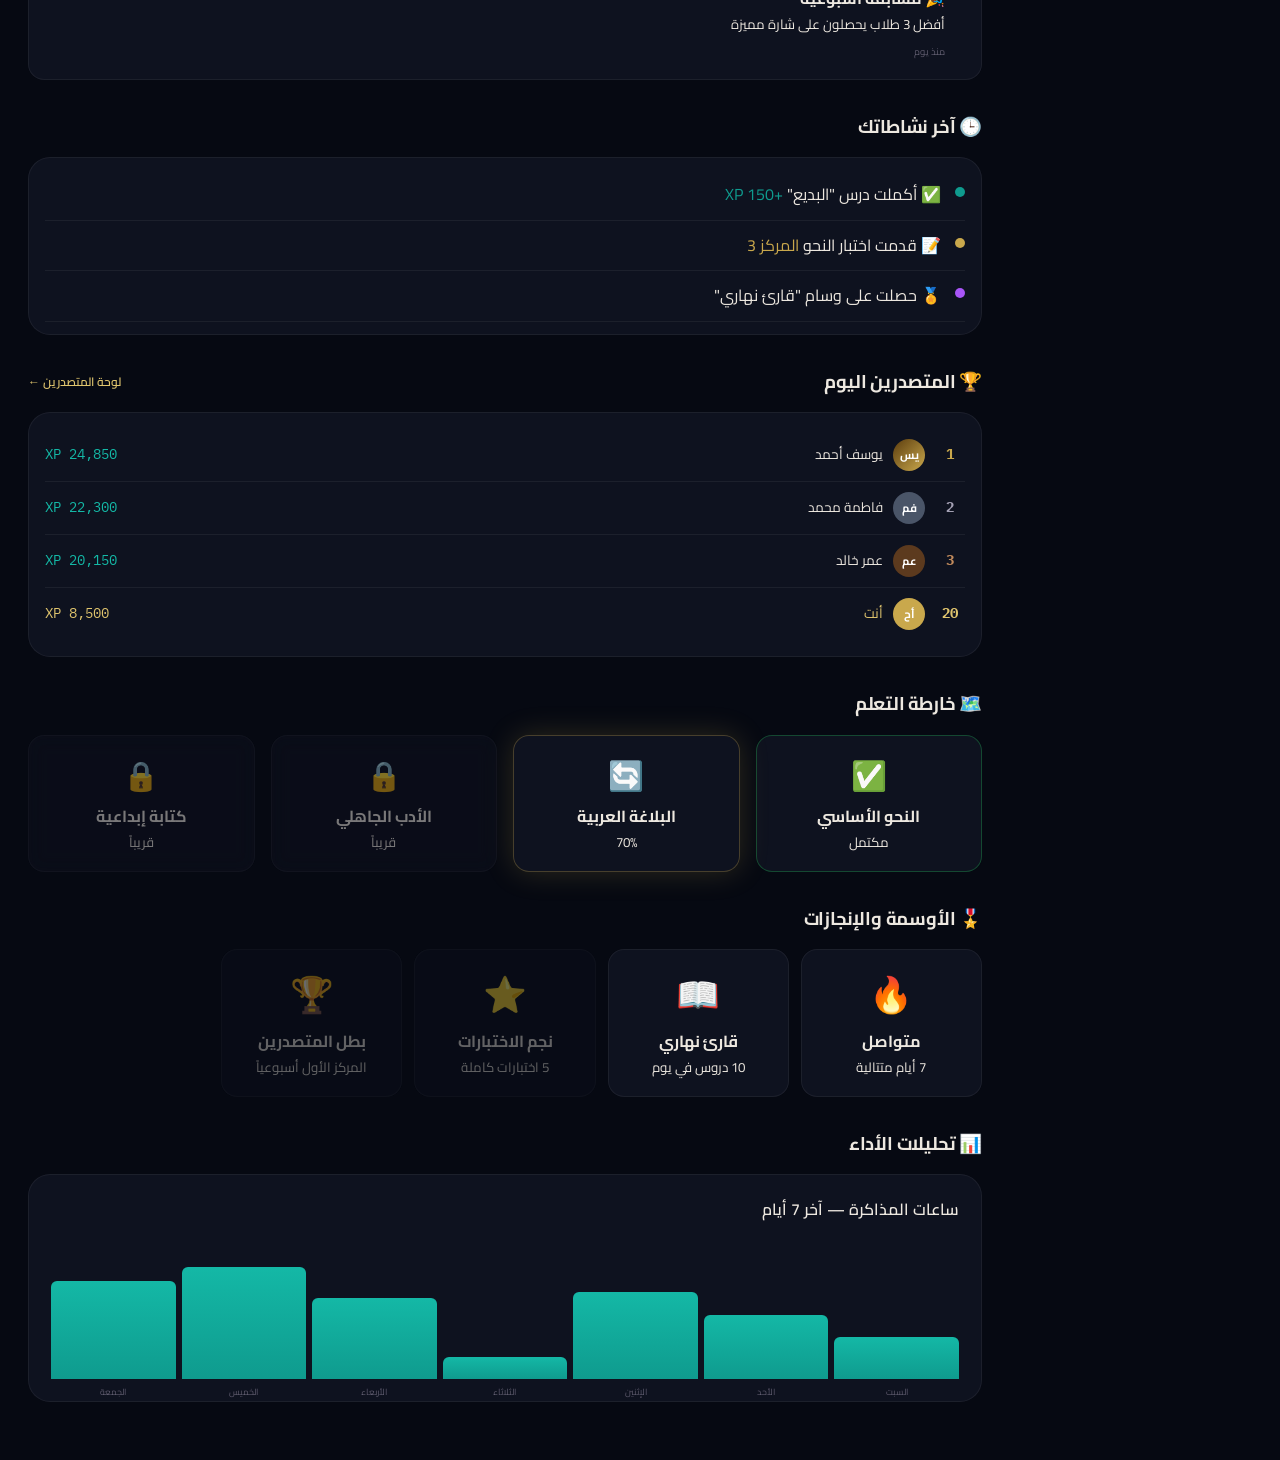
<file: student/dashboard.html>
<!DOCTYPE html>
<html lang="ar" dir="rtl" data-theme="dark" data-accent="gold">
<head>
    <meta charset="UTF-8">
    <meta name="viewport" content="width=device-width, initial-scale=1.0, viewport-fit=cover">
    <title>المقر الرئيسي | صالح العربية</title>
    <link rel="preconnect" href="https://fonts.googleapis.com">
    <link rel="preconnect" href="https://fonts.gstatic.com" crossorigin>
    <link href="https://fonts.googleapis.com/css2?family=Cairo:wght@300;400;500;600;700;800;900&family=IBM+Plex+Mono:wght@400;500;600&display=swap" rel="stylesheet">
    <style>
        :root {
            --bg-base: #060912;
            --bg-surface: #0e1322;
            --bg-elevated: #161c2e;
            --bg-glass: rgba(16, 20, 34, 0.88);
            --gold: #c9a84c;
            --gold-light: #e0c56e;
            --gold-dark: #a8892e;
            --teal: #0f9b8e;
            --teal-bright: #14b8a6;
            --text-primary: #ede8e0;
            --text-secondary: #a3a0b3;
            --text-muted: #5f5c6e;
            --border-subtle: rgba(255, 255, 255, 0.06);
            --border-gold: rgba(201, 168, 76, 0.3);
            --shadow-card: 0 8px 28px rgba(0, 0, 0, 0.5);
            --shadow-gold: 0 0 30px rgba(201, 168, 76, 0.2);
            --radius-sm: 8px;
            --radius-md: 16px;
            --radius-lg: 22px;
            --radius-xl: 28px;
            --font-main: 'Cairo', sans-serif;
            --font-mono: 'IBM Plex Mono', monospace;
            --transition: 0.25s cubic-bezier(0.4, 0, 0.2, 1);
            --transition-bounce: 0.4s cubic-bezier(0.34, 1.56, 0.64, 1);
            --sidebar-width: 270px;
            --max-content-width: 1400px;
        }
        * {
            margin: 0;
            padding: 0;
            box-sizing: border-box;
        }
        html {
            scroll-behavior: smooth;
            -webkit-font-smoothing: antialiased;
            -moz-osx-font-smoothing: grayscale;
        }
        body {
            font-family: var(--font-main);
            background: var(--bg-base);
            color: var(--text-primary);
            line-height: 1.6;
            overflow-x: hidden;
            min-height: 100vh;
            direction: rtl;
            -webkit-tap-highlight-color: transparent;
        }
        .sr-only {
            position: absolute;
            width: 1px;
            height: 1px;
            padding: 0;
            margin: -1px;
            overflow: hidden;
            clip: rect(0, 0, 0, 0);
            border: 0;
        }
        .ambient-bg {
            position: fixed;
            inset: 0;
            pointer-events: none;
            z-index: 0;
            background:
                radial-gradient(ellipse at 15% 25%, rgba(201, 168, 76, 0.06) 0%, transparent 50%),
                radial-gradient(ellipse at 85% 70%, rgba(15, 155, 142, 0.05) 0%, transparent 55%),
                radial-gradient(circle at 50% 50%, rgba(201, 168, 76, 0.03) 0%, transparent 60%);
        }
        .app-container {
            display: flex;
            position: relative;
            z-index: 1;
            min-height: 100vh;
            max-width: 100vw;
        }
        /* Sidebar */
        .sidebar {
            width: var(--sidebar-width);
            background: var(--bg-surface);
            border-left: 1px solid var(--border-subtle);
            position: fixed;
            top: 0;
            bottom: 0;
            right: 0;
            z-index: 40;
            display: flex;
            flex-direction: column;
            padding: 24px 16px;
            overflow-y: auto;
            transition: transform 0.3s ease;
            backdrop-filter: blur(16px);
            -webkit-backdrop-filter: blur(16px);
            scrollbar-width: thin;
            scrollbar-color: rgba(255, 255, 255, 0.06) transparent;
        }
        .sidebar::-webkit-scrollbar {
            width: 3px;
        }
        .sidebar::-webkit-scrollbar-track {
            background: transparent;
        }
        .sidebar::-webkit-scrollbar-thumb {
            background: rgba(255, 255, 255, 0.06);
            border-radius: 10px;
        }
        .sidebar-logo {
            font-weight: 900;
            font-size: 1.3rem;
            color: var(--gold);
            text-align: center;
            margin-bottom: 28px;
            letter-spacing: -0.5px;
            display: flex;
            align-items: center;
            justify-content: center;
            gap: 8px;
        }
        .sidebar-logo span {
            background: linear-gradient(135deg, var(--gold), var(--gold-light));
            -webkit-background-clip: text;
            -webkit-text-fill-color: transparent;
            background-clip: text;
        }
        .sidebar-profile {
            display: flex;
            align-items: center;
            gap: 10px;
            padding: 12px;
            border-radius: var(--radius-md);
            background: rgba(255, 255, 255, 0.02);
            margin-bottom: 16px;
            border: 1px solid var(--border-subtle);
        }
        .sidebar-avatar {
            width: 40px;
            height: 40px;
            border-radius: 50%;
            background: linear-gradient(135deg, #5c3d0e, var(--gold));
            display: flex;
            align-items: center;
            justify-content: center;
            font-weight: 800;
            color: #fff;
            flex-shrink: 0;
            font-size: 0.9rem;
        }
        .sidebar-profile-info {
            flex: 1;
            min-width: 0;
        }
        .sidebar-profile-name {
            font-weight: 700;
            font-size: 0.85rem;
            white-space: nowrap;
            overflow: hidden;
            text-overflow: ellipsis;
        }
        .sidebar-profile-level {
            font-size: 0.65rem;
            color: var(--gold-light);
        }
        .sidebar-nav {
            flex: 1;
        }
        .nav-item {
            display: flex;
            align-items: center;
            gap: 10px;
            padding: 11px 14px;
            border-radius: 12px;
            color: var(--text-secondary);
            font-weight: 500;
            transition: all var(--transition);
            cursor: pointer;
            margin-bottom: 3px;
            font-size: 0.88rem;
            text-decoration: none;
            position: relative;
        }
        .nav-item.active {
            background: rgba(201, 168, 76, 0.1);
            color: var(--gold-light);
            font-weight: 700;
            box-shadow: inset 3px 0 0 var(--gold);
        }
        .nav-item:hover {
            background: rgba(255, 255, 255, 0.03);
            color: var(--text-primary);
        }
        .nav-item .nav-badge {
            margin-right: auto;
            background: var(--gold);
            color: #000;
            font-size: 0.6rem;
            padding: 2px 8px;
            border-radius: 10px;
            font-weight: 700;
        }
        .sidebar-footer {
            margin-top: auto;
            padding-top: 12px;
            border-top: 1px solid var(--border-subtle);
            text-align: center;
            font-size: 0.6rem;
            color: var(--text-muted);
        }
        /* Main Content */
        .main-content {
            flex: 1;
            margin-right: var(--sidebar-width);
            padding: 24px 28px 30px;
            position: relative;
            z-index: 1;
            max-width: 100%;
            transition: margin-right 0.3s ease;
        }
        .main-inner {
            max-width: var(--max-content-width);
            margin: 0 auto;
        }
        /* Top Bar */
        .top-bar {
            display: flex;
            align-items: center;
            justify-content: space-between;
            margin-bottom: 28px;
            flex-wrap: wrap;
            gap: 16px;
        }
        .greeting-block h1 {
            font-size: 1.5rem;
            font-weight: 800;
            letter-spacing: -0.3px;
        }
        .greeting-block .subtitle {
            font-size: 0.8rem;
            color: var(--text-secondary);
        }
        .top-actions {
            display: flex;
            align-items: center;
            gap: 10px;
        }
        .icon-btn {
            width: 40px;
            height: 40px;
            border-radius: 50%;
            background: var(--bg-elevated);
            border: 1px solid var(--border-subtle);
            display: flex;
            align-items: center;
            justify-content: center;
            cursor: pointer;
            transition: all var(--transition);
            font-size: 1.1rem;
            color: var(--text-secondary);
            position: relative;
        }
        .icon-btn:hover {
            border-color: rgba(255, 255, 255, 0.2);
            color: var(--text-primary);
        }
        .icon-btn .badge-dot {
            position: absolute;
            top: 6px;
            right: 6px;
            width: 9px;
            height: 9px;
            border-radius: 50%;
            background: #ef4444;
            border: 2px solid var(--bg-elevated);
        }
        .mobile-menu-btn {
            display: none;
        }
        /* Hero Dashboard */
        .hero-section {
            display: grid;
            grid-template-columns: 1.6fr 1fr;
            gap: 20px;
            margin-bottom: 28px;
        }
        .hero-card {
            background: var(--bg-glass);
            backdrop-filter: blur(16px);
            -webkit-backdrop-filter: blur(16px);
            border: 1px solid var(--border-gold);
            border-radius: var(--radius-xl);
            padding: 28px 24px;
            display: flex;
            align-items: center;
            gap: 24px;
            box-shadow: var(--shadow-gold);
            transition: all var(--transition);
        }
        .hero-card:hover {
            box-shadow: 0 0 50px rgba(201, 168, 76, 0.25);
        }
        .avatar-xl {
            width: 90px;
            height: 90px;
            border-radius: 50%;
            background: linear-gradient(135deg, #5c3d0e, var(--gold), var(--gold-light));
            display: flex;
            align-items: center;
            justify-content: center;
            font-weight: 900;
            font-size: 2rem;
            color: #fff;
            flex-shrink: 0;
            box-shadow: 0 0 30px rgba(201, 168, 76, 0.3);
            position: relative;
        }
        .avatar-xl::after {
            content: '15';
            position: absolute;
            bottom: -4px;
            right: -4px;
            width: 28px;
            height: 28px;
            border-radius: 50%;
            background: var(--teal);
            font-size: 0.7rem;
            display: flex;
            align-items: center;
            justify-content: center;
            font-weight: 800;
            border: 3px solid var(--bg-base);
        }
        .hero-info h2 {
            font-size: 1.4rem;
            font-weight: 800;
        }
        .hero-info .efficiency {
            color: var(--teal-bright);
            font-weight: 600;
            margin: 2px 0 10px;
            font-size: 0.85rem;
        }
        .hero-stats-row {
            display: flex;
            gap: 16px;
            flex-wrap: wrap;
        }
        .hero-stat {
            text-align: center;
            background: rgba(255, 255, 255, 0.02);
            border-radius: var(--radius-sm);
            padding: 8px 14px;
        }
        .hero-stat .val {
            font-family: var(--font-mono);
            font-weight: 700;
            color: var(--gold-light);
            font-size: 1.1rem;
        }
        .hero-stat .lbl {
            font-size: 0.6rem;
            color: var(--text-muted);
        }
        .quick-cards {
            display: flex;
            flex-direction: column;
            gap: 12px;
        }
        .quick-card {
            background: var(--bg-glass);
            backdrop-filter: blur(10px);
            -webkit-backdrop-filter: blur(10px);
            border: 1px solid var(--border-subtle);
            border-radius: var(--radius-md);
            padding: 16px;
            display: flex;
            align-items: center;
            gap: 12px;
            transition: all var(--transition);
            cursor: pointer;
        }
        .quick-card:hover {
            border-color: rgba(255, 255, 255, 0.12);
            transform: translateY(-2px);
            box-shadow: var(--shadow-card);
        }
        .quick-card .qc-icon {
            font-size: 1.8rem;
            flex-shrink: 0;
        }
        .quick-card .qc-val {
            font-family: var(--font-mono);
            font-size: 1.3rem;
            font-weight: 700;
            color: var(--gold-light);
        }
        .quick-card .qc-lbl {
            font-size: 0.65rem;
            color: var(--text-muted);
        }
        /* Section Titles */
        .section-header {
            display: flex;
            align-items: center;
            justify-content: space-between;
            margin: 32px 0 16px;
            flex-wrap: wrap;
            gap: 8px;
        }
        .section-title {
            font-size: 1.15rem;
            font-weight: 700;
            display: flex;
            align-items: center;
            gap: 8px;
            letter-spacing: -0.2px;
        }
        .see-all {
            font-size: 0.75rem;
            color: var(--gold-light);
            cursor: pointer;
            font-weight: 600;
            transition: color var(--transition);
            text-decoration: none;
        }
        .see-all:hover {
            color: var(--gold);
        }
        /* Continue Learning */
        .continue-card {
            background: linear-gradient(135deg, rgba(201, 168, 76, 0.1), rgba(15, 155, 142, 0.07));
            border: 1px solid var(--border-gold);
            border-radius: var(--radius-lg);
            padding: 22px 24px;
            display: flex;
            gap: 20px;
            align-items: center;
            margin-bottom: 28px;
            transition: all var(--transition);
            position: relative;
            overflow: hidden;
        }
        .continue-card::before {
            content: '';
            position: absolute;
            top: -30px;
            left: -30px;
            width: 100px;
            height: 100px;
            background: rgba(201, 168, 76, 0.15);
            border-radius: 50%;
            filter: blur(40px);
        }
        .continue-thumb {
            width: 120px;
            height: 80px;
            border-radius: var(--radius-md);
            background: linear-gradient(135deg, #1a2332, #0f1a2b);
            display: flex;
            align-items: center;
            justify-content: center;
            font-size: 2.5rem;
            flex-shrink: 0;
            position: relative;
            z-index: 1;
        }
        .continue-info {
            flex: 1;
            position: relative;
            z-index: 1;
        }
        .continue-info .tag {
            display: inline-block;
            background: rgba(201, 168, 76, 0.15);
            color: var(--gold-light);
            padding: 3px 10px;
            border-radius: 12px;
            font-size: 0.65rem;
            font-weight: 600;
            margin-bottom: 6px;
        }
        .continue-info h3 {
            font-size: 1.1rem;
            font-weight: 700;
        }
        .continue-info .meta {
            font-size: 0.7rem;
            color: var(--text-muted);
        }
        .btn {
            padding: 10px 22px;
            border-radius: 30px;
            font-weight: 700;
            background: var(--gold);
            color: #0a0e16;
            border: none;
            cursor: pointer;
            font-family: var(--font-main);
            font-size: 0.85rem;
            transition: all var(--transition);
            display: inline-flex;
            align-items: center;
            gap: 6px;
            white-space: nowrap;
            position: relative;
            z-index: 1;
            text-decoration: none;
        }
        .btn:hover {
            filter: brightness(1.15);
            box-shadow: 0 4px 20px rgba(201, 168, 76, 0.3);
            transform: translateY(-1px);
        }
        .btn-outline {
            background: transparent;
            border: 1px solid var(--gold);
            color: var(--gold-light);
        }
        .btn-sm {
            padding: 6px 14px;
            font-size: 0.72rem;
        }
        .btn-danger {
            background: rgba(239, 68, 68, 0.15);
            color: #ef4444;
            border: 1px solid rgba(239, 68, 68, 0.3);
        }
        /* Course Grid */
        .course-grid {
            display: grid;
            grid-template-columns: repeat(auto-fill, minmax(250px, 1fr));
            gap: 16px;
            margin-bottom: 28px;
        }
        .course-card {
            background: var(--bg-glass);
            backdrop-filter: blur(8px);
            -webkit-backdrop-filter: blur(8px);
            border: 1px solid var(--border-subtle);
            border-radius: var(--radius-lg);
            overflow: hidden;
            transition: all var(--transition);
            cursor: pointer;
            display: flex;
            flex-direction: column;
        }
        .course-card:hover {
            border-color: rgba(255, 255, 255, 0.1);
            transform: translateY(-5px);
            box-shadow: var(--shadow-card);
        }
        .course-thumb {
            height: 110px;
            background: linear-gradient(135deg, #1a2332, #0f1a2b);
            display: flex;
            align-items: center;
            justify-content: center;
            font-size: 2.5rem;
            position: relative;
        }
        .course-thumb .course-badge {
            position: absolute;
            top: 10px;
            right: 10px;
            background: rgba(0, 0, 0, 0.6);
            backdrop-filter: blur(6px);
            padding: 4px 10px;
            border-radius: 10px;
            font-size: 0.6rem;
            color: var(--gold-light);
            border: 1px solid rgba(201, 168, 76, 0.3);
        }
        .course-body {
            padding: 14px;
            flex: 1;
            display: flex;
            flex-direction: column;
            gap: 8px;
        }
        .course-body h4 {
            font-size: 0.95rem;
            font-weight: 700;
        }
        .course-body .instructor {
            font-size: 0.68rem;
            color: var(--text-muted);
        }
        .progress-bar-track {
            height: 5px;
            background: rgba(255, 255, 255, 0.07);
            border-radius: 5px;
            overflow: hidden;
            margin: 4px 0;
        }
        .progress-bar-fill {
            height: 100%;
            background: linear-gradient(90deg, var(--gold), var(--gold-light));
            border-radius: 5px;
            transition: width 0.8s ease;
        }
        .course-footer {
            display: flex;
            justify-content: space-between;
            align-items: center;
            font-size: 0.7rem;
            color: var(--text-secondary);
            margin-top: auto;
        }
        .course-footer .xp {
            font-family: var(--font-mono);
            color: var(--teal-bright);
            font-weight: 600;
        }
        /* Exam Panel */
        .exam-highlight {
            background: var(--bg-glass);
            backdrop-filter: blur(10px);
            -webkit-backdrop-filter: blur(10px);
            border: 1px solid var(--border-subtle);
            border-radius: var(--radius-lg);
            padding: 22px;
            display: flex;
            align-items: center;
            gap: 18px;
            margin-bottom: 28px;
            flex-wrap: wrap;
        }
        .exam-countdown {
            font-family: var(--font-mono);
            font-size: 1.8rem;
            font-weight: 700;
            color: var(--gold-light);
            flex-shrink: 0;
            text-align: center;
            min-width: 100px;
        }
        .exam-info {
            flex: 1;
        }
        .exam-info h3 {
            font-size: 1.05rem;
        }
        .exam-info .difficulty {
            display: inline-block;
            padding: 3px 10px;
            border-radius: 10px;
            font-size: 0.65rem;
            font-weight: 600;
            background: rgba(245, 166, 35, 0.15);
            color: #f5a623;
        }
        /* Announcements */
        .announcement-item {
            background: var(--bg-glass);
            backdrop-filter: blur(8px);
            -webkit-backdrop-filter: blur(8px);
            border: 1px solid var(--border-subtle);
            border-radius: var(--radius-md);
            padding: 16px;
            margin-bottom: 10px;
            display: flex;
            align-items: flex-start;
            gap: 12px;
            transition: all var(--transition);
        }
        .announcement-item:hover {
            border-color: rgba(255, 255, 255, 0.1);
        }
        .announcement-item.pinned {
            border-right: 3px solid var(--gold);
        }
        .announcement-dot {
            width: 8px;
            height: 8px;
            border-radius: 50%;
            flex-shrink: 0;
            margin-top: 6px;
        }
        .announcement-dot.unread {
            background: var(--teal-bright);
        }
        .announcement-dot.read {
            background: var(--text-muted);
        }
        /* Timeline */
        .timeline-item {
            display: flex;
            gap: 14px;
            padding: 12px 0;
            border-bottom: 1px solid var(--border-subtle);
            align-items: flex-start;
        }
        .timeline-dot {
            width: 10px;
            height: 10px;
            border-radius: 50%;
            flex-shrink: 0;
            margin-top: 5px;
        }
        .timeline-dot.lesson {
            background: var(--teal);
        }
        .timeline-dot.exam {
            background: var(--gold);
        }
        .timeline-dot.badge {
            background: #a855f7;
        }
        /* Leaderboard Mini */
        .leaderboard-mini {
            background: var(--bg-glass);
            backdrop-filter: blur(8px);
            -webkit-backdrop-filter: blur(8px);
            border: 1px solid var(--border-subtle);
            border-radius: var(--radius-lg);
            padding: 16px;
        }
        .leader-row {
            display: flex;
            align-items: center;
            gap: 10px;
            padding: 10px 0;
            border-bottom: 1px solid var(--border-subtle);
            font-size: 0.85rem;
        }
        .leader-row:last-child {
            border-bottom: none;
        }
        .leader-rank {
            font-family: var(--font-mono);
            font-weight: 700;
            width: 30px;
            text-align: center;
            flex-shrink: 0;
        }
        .leader-avatar-sm {
            width: 32px;
            height: 32px;
            border-radius: 50%;
            flex-shrink: 0;
            display: flex;
            align-items: center;
            justify-content: center;
            font-weight: 700;
            font-size: 0.7rem;
            color: #fff;
        }
        /* Roadmap */
        .roadmap-steps {
            display: flex;
            gap: 16px;
            flex-wrap: wrap;
            margin-bottom: 28px;
        }
        .roadmap-step {
            flex: 1;
            min-width: 140px;
            background: var(--bg-glass);
            backdrop-filter: blur(8px);
            -webkit-backdrop-filter: blur(8px);
            border: 1px solid var(--border-subtle);
            border-radius: var(--radius-md);
            padding: 16px;
            text-align: center;
            transition: all var(--transition);
        }
        .roadmap-step.completed {
            border-color: rgba(34, 197, 94, 0.3);
        }
        .roadmap-step.current {
            border-color: var(--border-gold);
            box-shadow: var(--shadow-gold);
        }
        .roadmap-step.locked {
            opacity: 0.5;
        }
        .step-icon {
            font-size: 1.8rem;
            display: block;
            margin-bottom: 6px;
        }
        /* Achievements Grid */
        .achievements-grid {
            display: grid;
            grid-template-columns: repeat(auto-fill, minmax(160px, 1fr));
            gap: 12px;
            margin-bottom: 28px;
        }
        .achievement-badge-item {
            background: var(--bg-glass);
            backdrop-filter: blur(8px);
            -webkit-backdrop-filter: blur(8px);
            border: 1px solid var(--border-subtle);
            border-radius: var(--radius-md);
            padding: 16px;
            text-align: center;
            transition: all var(--transition);
            cursor: pointer;
        }
        .achievement-badge-item:hover {
            transform: translateY(-3px);
            border-color: rgba(255, 255, 255, 0.15);
        }
        .achievement-badge-item.locked {
            opacity: 0.4;
            pointer-events: none;
        }
        .badge-icon-lg {
            font-size: 2.2rem;
            display: block;
            margin-bottom: 6px;
        }
        /* Analytics Chart */
        .chart-container {
            background: var(--bg-glass);
            backdrop-filter: blur(10px);
            -webkit-backdrop-filter: blur(10px);
            border: 1px solid var(--border-subtle);
            border-radius: var(--radius-lg);
            padding: 22px;
            margin-bottom: 28px;
        }
        .bar-chart {
            display: flex;
            align-items: flex-end;
            gap: 6px;
            height: 140px;
            margin-top: 16px;
        }
        .bar {
            flex: 1;
            background: linear-gradient(180deg, var(--teal-bright), var(--teal));
            border-radius: 6px 6px 0 0;
            transition: height 0.8s cubic-bezier(0.34, 1.56, 0.64, 1);
            position: relative;
            min-width: 20px;
        }
        .bar .bar-label {
            position: absolute;
            bottom: -20px;
            left: 50%;
            transform: translateX(-50%);
            font-size: 0.55rem;
            color: var(--text-muted);
            white-space: nowrap;
        }
        /* AI Widget */
        .ai-widget {
            position: fixed;
            bottom: 24px;
            left: 24px;
            z-index: 50;
            background: var(--bg-glass);
            backdrop-filter: blur(16px);
            -webkit-backdrop-filter: blur(16px);
            border: 1px solid var(--border-gold);
            border-radius: var(--radius-xl);
            padding: 14px 18px;
            width: 280px;
            box-shadow: 0 10px 40px rgba(0, 0, 0, 0.5);
            transition: all var(--transition);
            cursor: pointer;
        }
        .ai-widget:hover {
            box-shadow: 0 14px 50px rgba(201, 168, 76, 0.3);
        }
        .ai-widget-header {
            display: flex;
            align-items: center;
            gap: 8px;
            margin-bottom: 6px;
        }
        .ai-widget-header .ai-avatar {
            width: 36px;
            height: 36px;
            border-radius: 50%;
            background: linear-gradient(135deg, var(--gold), var(--gold-dark));
            display: flex;
            align-items: center;
            justify-content: center;
            font-size: 1.2rem;
            flex-shrink: 0;
        }
        .ai-widget-body {
            font-size: 0.72rem;
            color: var(--text-secondary);
        }
        /* Notification Panel */
        .notification-panel {
            position: fixed;
            top: 80px;
            left: 24px;
            z-index: 60;
            background: var(--bg-elevated);
            border-radius: var(--radius-lg);
            width: 340px;
            max-height: 70vh;
            overflow-y: auto;
            box-shadow: 0 20px 50px rgba(0, 0, 0, 0.6);
            border: 1px solid var(--border-subtle);
            display: none;
            padding: 12px;
        }
        .notification-panel.open {
            display: block;
        }
        .notif-item {
            padding: 10px;
            border-radius: var(--radius-sm);
            margin-bottom: 4px;
            font-size: 0.78rem;
            transition: background var(--transition);
            cursor: pointer;
        }
        .notif-item:hover {
            background: rgba(255, 255, 255, 0.03);
        }
        .notif-item.unread {
            border-right: 2px solid var(--teal-bright);
        }
        /* Command Palette */
        .command-overlay {
            position: fixed;
            inset: 0;
            background: rgba(0, 0, 0, 0.7);
            z-index: 200;
            display: none;
            align-items: flex-start;
            justify-content: center;
            padding-top: 15vh;
            backdrop-filter: blur(4px);
            -webkit-backdrop-filter: blur(4px);
        }
        .command-overlay.open {
            display: flex;
        }
        .command-palette {
            background: var(--bg-elevated);
            border-radius: var(--radius-xl);
            width: 520px;
            max-width: 92vw;
            box-shadow: 0 20px 60px rgba(0, 0, 0, 0.7);
            border: 1px solid var(--border-gold);
            overflow: hidden;
        }
        .command-palette input {
            width: 100%;
            padding: 16px 18px;
            background: transparent;
            border: none;
            border-bottom: 1px solid var(--border-subtle);
            color: var(--text-primary);
            font-family: var(--font-main);
            font-size: 1rem;
            outline: none;
        }
        .cmd-list {
            max-height: 300px;
            overflow-y: auto;
        }
        .cmd-item {
            padding: 12px 18px;
            cursor: pointer;
            display: flex;
            align-items: center;
            gap: 10px;
            transition: background var(--transition);
            font-size: 0.85rem;
        }
        .cmd-item:hover {
            background: rgba(201, 168, 76, 0.1);
            color: var(--gold-light);
        }
        /* Toast */
        .toast-container {
            position: fixed;
            bottom: 24px;
            right: 24px;
            z-index: 300;
            display: flex;
            flex-direction: column;
            gap: 8px;
        }
        .toast {
            background: var(--bg-elevated);
            border: 1px solid var(--border-gold);
            border-radius: var(--radius-md);
            padding: 12px 18px;
            font-size: 0.8rem;
            box-shadow: 0 10px 30px rgba(0, 0, 0, 0.5);
            animation: toastSlideIn 0.4s ease;
        }
        @keyframes toastSlideIn {
            from {
                transform: translateX(80px);
                opacity: 0;
            }
            to {
                transform: translateX(0);
                opacity: 1;
            }
        }
        /* Skeleton */
        .skeleton {
            background: linear-gradient(90deg, var(--bg-elevated) 25%, var(--bg-surface) 50%, var(--bg-elevated) 75%);
            background-size: 200% 100%;
            animation: shimmer 1.5s ease-in-out infinite;
            border-radius: var(--radius-sm);
        }
        @keyframes shimmer {
            0% {
                background-position: -200% 0;
            }
            100% {
                background-position: 200% 0;
            }
        }
        /* Responsive */
        @media (max-width: 1200px) {
            .hero-section {
                grid-template-columns: 1fr;
            }
            .ai-widget {
                width: 240px;
                bottom: 12px;
                left: 12px;
            }
        }
        @media (max-width: 1024px) {
            .sidebar {
                transform: translateX(100%);
                box-shadow: 0 0 40px rgba(0, 0, 0, 0.6);
            }
            .sidebar.open {
                transform: translateX(0);
            }
            .main-content {
                margin-right: 0;
            }
            .mobile-menu-btn {
                display: flex;
                position: fixed;
                top: 16px;
                right: 16px;
                z-index: 50;
                background: var(--bg-elevated);
                border: 1px solid var(--border-subtle);
                border-radius: var(--radius-sm);
                padding: 8px 12px;
                color: var(--text-primary);
                font-size: 1.3rem;
                cursor: pointer;
            }
            .course-grid {
                grid-template-columns: repeat(auto-fill, minmax(200px, 1fr));
            }
            .notification-panel {
                left: 8px;
                width: 280px;
            }
        }
        @media (max-width: 640px) {
            .main-content {
                padding: 16px 12px 24px;
            }
            .hero-card {
                flex-direction: column;
                text-align: center;
                padding: 20px 16px;
            }
            .continue-card {
                flex-direction: column;
                text-align: center;
            }
            .exam-highlight {
                flex-direction: column;
                text-align: center;
            }
            .top-bar {
                margin-top: 40px;
            }
            .course-grid {
                grid-template-columns: 1fr 1fr;
                gap: 10px;
            }
            .achievements-grid {
                grid-template-columns: 1fr 1fr;
            }
            .roadmap-steps {
                flex-direction: column;
            }
            .ai-widget {
                display: none;
            }
            .notification-panel {
                width: 90vw;
                left: 5vw;
            }
        }
    </style>
</head>
<body>
    <div class="ambient-bg"></div>
    <div class="app-container">
        <!-- Sidebar -->
        <aside class="sidebar" id="sidebar" role="navigation" aria-label="القائمة الرئيسية">
            <div class="sidebar-logo"><span>🏛 صالح العربية</span></div>
            <div class="sidebar-profile">
                <div class="sidebar-avatar">أح</div>
                <div class="sidebar-profile-info">
                    <div class="sidebar-profile-name">أحمد محمود</div>
                    <div class="sidebar-profile-level">🏅 المستوى 15</div>
                </div>
            </div>
            <nav class="sidebar-nav">
                <a href="index.html" class="nav-item active">🏠 المقر الرئيسي</a>
                <a href="courses.html" class="nav-item">📚 الدورات <span class="nav-badge">12</span></a>
                <a href="exam.html" class="nav-item">📝 الاختبارات</a>
                <a href="leaderboard.html" class="nav-item">🏆 المتصدرين</a>
                <a href="notes.html" class="nav-item">📒 الملاحظات</a>
                <a href="settings.html" class="nav-item">⚙️ الإعدادات</a>
            </nav>
            <div class="sidebar-footer">© 2026 صالح العربية · الإصدار 3.2.1</div>
        </aside>

        <!-- Main Content -->
        <main class="main-content" id="mainContent">
            <button class="mobile-menu-btn" id="mobileMenuBtn" aria-label="القائمة">☰</button>
            <div class="main-inner">
                <!-- Top Bar -->
                <div class="top-bar">
                    <div class="greeting-block">
                        <h1 id="greetingText">صباح الخير، أحمد 👋</h1>
                        <div class="subtitle">🔥 تتابع 14 يوم · إجمالي 62 ساعة مذاكرة · المستوى 15</div>
                    </div>
                    <div class="top-actions">
                        <div class="icon-btn" id="notifBtn" aria-label="الإشعارات" title="الإشعارات">
                            🔔<span class="badge-dot"></span>
                        </div>
                        <div class="icon-btn" id="searchBtn" aria-label="بحث" title="بحث (Ctrl+K)">🔍</div>
                    </div>
                </div>

                <!-- Hero Dashboard -->
                <section class="hero-section" aria-labelledby="heroTitle">
                    <h2 class="sr-only" id="heroTitle">ملفك الشخصي</h2>
                    <div class="hero-card">
                        <div class="avatar-xl">أح</div>
                        <div class="hero-info">
                            <h2>أحمد محمود</h2>
                            <div class="efficiency">⚡ كفاءة التعلم 87%</div>
                            <div class="hero-stats-row">
                                <div class="hero-stat"><div class="val">12</div><div class="lbl">دورة</div></div>
                                <div class="hero-stat"><div class="val">47</div><div class="lbl">اختبار</div></div>
                                <div class="hero-stat"><div class="val">8</div><div class="lbl">شهادة</div></div>
                                <div class="hero-stat"><div class="val" style="color:#ff7832;">14</div><div class="lbl">يوم 🔥</div></div>
                            </div>
                        </div>
                    </div>
                    <div class="quick-cards">
                        <div class="quick-card" onclick="location.href='leaderboard.html'">
                            <span class="qc-icon">🏆</span>
                            <div><div class="qc-val">#20</div><div class="qc-lbl">المركز الحالي</div></div>
                        </div>
                        <div class="quick-card">
                            <span class="qc-icon">⭐</span>
                            <div><div class="qc-val" id="xpCounter">8,500</div><div class="qc-lbl">إجمالي XP</div></div>
                        </div>
                        <div class="quick-card">
                            <span class="qc-icon">🎯</span>
                            <div><div class="qc-val">87%</div><div class="qc-lbl">دقة إجمالية</div></div>
                        </div>
                    </div>
                </section>

                <!-- Continue Learning -->
                <section aria-labelledby="continueTitle">
                    <h3 class="sr-only" id="continueTitle">استئناف التعلم</h3>
                    <div class="continue-card">
                        <div class="continue-thumb">📺</div>
                        <div class="continue-info">
                            <span class="tag">قيد التقدم</span>
                            <h3>النحو المتقدم</h3>
                            <div class="meta">الدرس 4 من 12 · أ. صالح العربي</div>
                            <div class="progress-bar-track" style="margin-top:8px;"><div class="progress-bar-fill" style="width:35%;"></div></div>
                        </div>
                        <a href="player.html" class="btn">▶ استمرار التعلم</a>
                    </div>
                </section>

                <!-- Courses Grid -->
                <div class="section-header">
                    <div class="section-title">📚 دوراتي النشطة</div>
                    <a href="courses.html" class="see-all">عرض الكل ←</a>
                </div>
                <div class="course-grid" id="courseGrid">
                    <!-- Rendered by JS -->
                </div>

                <!-- Upcoming Exams -->
                <div class="section-header">
                    <div class="section-title">⏳ الامتحانات القادمة</div>
                    <a href="exam.html" class="see-all">عرض الكل ←</a>
                </div>
                <div class="exam-highlight">
                    <div class="exam-countdown" id="examTimer">03:22:15</div>
                    <div class="exam-info">
                        <h3>اختبار البلاغة العربية</h3>
                        <span class="difficulty">متوسط الصعوبة</span>
                        <div style="font-size:0.7rem;color:var(--text-muted);margin-top:4px;">20 سؤال · 45 دقيقة</div>
                    </div>
                    <a href="exam.html" class="btn">بدء الاختبار</a>
                </div>

                <!-- Announcements -->
                <div class="section-header">
                    <div class="section-title">📢 الإعلانات</div>
                </div>
                <div class="announcement-item pinned">
                    <div class="announcement-dot unread"></div>
                    <div><strong>📌 تحديث المنهج</strong><br><small>تم إضافة دروس جديدة في النحو المتقدم</small><br><span style="font-size:0.6rem;color:var(--text-muted);">منذ ساعتين</span></div>
                </div>
                <div class="announcement-item">
                    <div class="announcement-dot read"></div>
                    <div><strong>🎉 مسابقة أسبوعية</strong><br><small>أفضل 3 طلاب يحصلون على شارة مميزة</small><br><span style="font-size:0.6rem;color:var(--text-muted);">منذ يوم</span></div>
                </div>

                <!-- Activity Timeline -->
                <div class="section-header">
                    <div class="section-title">🕒 آخر نشاطاتك</div>
                </div>
                <div style="background:var(--bg-glass); backdrop-filter:blur(8px); border:1px solid var(--border-subtle); border-radius:var(--radius-lg); padding:12px 16px; margin-bottom:28px;">
                    <div class="timeline-item"><div class="timeline-dot lesson"></div><div>✅ أكملت درس "البديع" <span style="color:var(--teal);">+150 XP</span></div></div>
                    <div class="timeline-item"><div class="timeline-dot exam"></div><div>📝 قدمت اختبار النحو <span style="color:var(--gold);">المركز 3</span></div></div>
                    <div class="timeline-item"><div class="timeline-dot badge"></div><div>🏅 حصلت على وسام "قارئ نهاري"</div></div>
                </div>

                <!-- Leaderboard Preview -->
                <div class="section-header">
                    <div class="section-title">🏆 المتصدرين اليوم</div>
                    <a href="leaderboard.html" class="see-all">لوحة المتصدرين ←</a>
                </div>
                <div class="leaderboard-mini" style="margin-bottom:28px;">
                    <div class="leader-row"><span class="leader-rank" style="color:var(--gold);">1</span><div class="leader-avatar-sm" style="background:linear-gradient(135deg,#5c3d0e,#c9a84c);">يس</div><span style="flex:1;">يوسف أحمد</span><span style="font-family:var(--font-mono);color:var(--teal-bright);">24,850 XP</span></div>
                    <div class="leader-row"><span class="leader-rank" style="color:var(--text-secondary);">2</span><div class="leader-avatar-sm" style="background:#4a5568;">فم</div><span style="flex:1;">فاطمة محمد</span><span style="font-family:var(--font-mono);color:var(--teal-bright);">22,300 XP</span></div>
                    <div class="leader-row"><span class="leader-rank" style="color:#c08a5c;">3</span><div class="leader-avatar-sm" style="background:#5c3a1e;">عم</div><span style="flex:1;">عمر خالد</span><span style="font-family:var(--font-mono);color:var(--teal-bright);">20,150 XP</span></div>
                    <div class="leader-row" style="color:var(--gold-light);"><span class="leader-rank">20</span><div class="leader-avatar-sm" style="background:var(--gold);">أح</div><span style="flex:1;">أنت</span><span style="font-family:var(--font-mono);">8,500 XP</span></div>
                </div>

                <!-- Learning Roadmap -->
                <div class="section-header">
                    <div class="section-title">🗺️ خارطة التعلم</div>
                </div>
                <div class="roadmap-steps">
                    <div class="roadmap-step completed"><span class="step-icon">✅</span><strong>النحو الأساسي</strong><br><small>مكتمل</small></div>
                    <div class="roadmap-step current"><span class="step-icon">🔄</span><strong>البلاغة العربية</strong><br><small>70%</small></div>
                    <div class="roadmap-step locked"><span class="step-icon">🔒</span><strong>الأدب الجاهلي</strong><br><small>قريباً</small></div>
                    <div class="roadmap-step locked"><span class="step-icon">🔒</span><strong>كتابة إبداعية</strong><br><small>قريباً</small></div>
                </div>

                <!-- Achievements -->
                <div class="section-header">
                    <div class="section-title">🎖️ الأوسمة والإنجازات</div>
                </div>
                <div class="achievements-grid">
                    <div class="achievement-badge-item"><span class="badge-icon-lg">🔥</span><strong>متواصل</strong><br><small>7 أيام متتالية</small></div>
                    <div class="achievement-badge-item"><span class="badge-icon-lg">📖</span><strong>قارئ نهاري</strong><br><small>10 دروس في يوم</small></div>
                    <div class="achievement-badge-item locked"><span class="badge-icon-lg">⭐</span><strong>نجم الاختبارات</strong><br><small>5 اختبارات كاملة</small></div>
                    <div class="achievement-badge-item locked"><span class="badge-icon-lg">🏆</span><strong>بطل المتصدرين</strong><br><small>المركز الأول أسبوعياً</small></div>
                </div>

                <!-- Performance Analytics -->
                <div class="section-header">
                    <div class="section-title">📊 تحليلات الأداء</div>
                </div>
                <div class="chart-container">
                    <div style="font-weight:600;margin-bottom:8px;">ساعات المذاكرة — آخر 7 أيام</div>
                    <div class="bar-chart" id="barChart">
                        <!-- Rendered by JS -->
                    </div>
                </div>
            </div>
        </main>
    </div>

    <!-- AI Widget -->
    <div class="ai-widget" id="aiWidget" role="complementary" aria-label="المساعد الذكي">
        <div class="ai-widget-header">
            <div class="ai-avatar">🤖</div>
            <strong style="font-size:0.8rem;">المستشار الذكي</strong>
        </div>
        <div class="ai-widget-body">بناءً على أدائك، ننصح بمراجعة درس "البلاغة". مستواك يؤهلك للانتقال للمستوى المتقدم قريباً!</div>
    </div>

    <!-- Notification Panel -->
    <div class="notification-panel" id="notificationPanel" aria-label="الإشعارات">
        <div class="notif-item unread">🔔 <strong>درس جديد</strong><br><small>تم إضافة درس في النحو</small></div>
        <div class="notif-item unread">📝 <strong>اختبار قادم</strong><br><small>البلاغة العربية غداً</small></div>
        <div class="notif-item">📢 <strong>إعلان</strong><br><small>تحديث المنهج الأسبوعي</small></div>
    </div>

    <!-- Command Palette -->
    <div class="command-overlay" id="commandOverlay" aria-hidden="true">
        <div class="command-palette">
            <input type="text" id="commandInput" placeholder="ابحث عن أي شيء... (ESC للإغلاق)" aria-label="بحث شامل">
            <div class="cmd-list" id="commandList">
                <div class="cmd-item" data-link="courses.html">📚 الدورات التدريبية</div>
                <div class="cmd-item" data-link="exam.html">📝 الامتحانات</div>
                <div class="cmd-item" data-link="leaderboard.html">🏆 المتصدرين</div>
                <div class="cmd-item" data-link="settings.html">⚙️ الإعدادات</div>
                <div class="cmd-item" data-link="notes.html">📒 الملاحظات</div>
            </div>
        </div>
    </div>

    <!-- Toast Container -->
    <div class="toast-container" id="toastContainer" aria-live="polite"></div>

    <script>
        (function() {
            // ==================== STATE ====================
            const studentState = {
                profile: { name: 'أحمد محمود', level: 15, efficiency: 87, streak: 14, totalHours: 62 },
                courses: [
                    { id: 1, title: 'النحو المتقدم', instructor: 'أ. صالح العربي', progress: 35, xp: 1200,
                        totalLessons: 24, completedLessons: 8, icon: '📐', category: 'nahw' },
                    { id: 2, title: 'البلاغة العربية', instructor: 'د. منى الشاذلي', progress: 70, xp: 2100,
                        totalLessons: 18, completedLessons: 13, icon: '✨', category: 'balagha' },
                    { id: 3, title: 'الأدب الجاهلي', instructor: 'أ. خالد المنصور', progress: 15, xp: 450,
                        totalLessons: 20, completedLessons: 3, icon: '📜', category: 'adab' },
                    { id: 4, title: 'تدبر القرآن', instructor: 'د. أحمد الدوسري', progress: 50, xp: 1800,
                        totalLessons: 30, completedLessons: 15, icon: '🌙', category: 'quran' },
                ],
                exams: [{ title: 'اختبار البلاغة العربية', difficulty: 'متوسط', timeLeft: '03:22:15', questions: 20,
                    duration: 45 }],
                leaderboard: [
                    { rank: 1, name: 'يوسف أحمد', xp: 24850, initials: 'يس' },
                    { rank: 2, name: 'فاطمة محمد', xp: 22300, initials: 'فم' },
                    { rank: 3, name: 'عمر خالد', xp: 20150, initials: 'عم' },
                ],
            };

            // ==================== DOM ELEMENTS ====================
            const sidebar = document.getElementById('sidebar');
            const mobileMenuBtn = document.getElementById('mobileMenuBtn');
            const notifBtn = document.getElementById('notifBtn');
            const notificationPanel = document.getElementById('notificationPanel');
            const searchBtn = document.getElementById('searchBtn');
            const commandOverlay = document.getElementById('commandOverlay');
            const commandInput = document.getElementById('commandInput');
            const commandList = document.getElementById('commandList');
            const aiWidget = document.getElementById('aiWidget');
            const toastContainer = document.getElementById('toastContainer');

            // ==================== GREETING ====================
            function updateGreeting() {
                const hour = new Date().getHours();
                let greeting = 'صباح الخير';
                if (hour >= 12 && hour < 18) greeting = 'مساء الخير';
                else if (hour >= 18 || hour < 5) greeting = 'مساء الخير';
                document.getElementById('greetingText').textContent =
                    `${greeting}، ${studentState.profile.name} 👋`;
            }
            updateGreeting();

            // ==================== RENDER COURSES ====================
            function renderCourses() {
                const grid = document.getElementById('courseGrid');
                grid.innerHTML = studentState.courses.map(c => `
                    <div class="course-card" onclick="location.href='player.html'">
                        <div class="course-thumb">
                            <span>${c.icon}</span>
                            <span class="course-badge">${c.category === 'nahw' ? 'النحو' : c.category === 'balagha' ? 'البلاغة' : c.category === 'adab' ? 'الأدب' : 'القرآن'}</span>
                        </div>
                        <div class="course-body">
                            <h4>${c.title}</h4>
                            <div class="instructor">${c.instructor}</div>
                            <div class="progress-bar-track"><div class="progress-bar-fill" style="width:${c.progress}%;"></div></div>
                            <div style="display:flex;justify-content:space-between;font-size:0.68rem;color:var(--text-muted);">
                                <span>${c.completedLessons}/${c.totalLessons} درس</span><span>${c.progress}%</span>
                            </div>
                            <div class="course-footer">
                                <span class="xp">⭐ ${c.xp} XP</span>
                                <span style="color:var(--teal-bright);">${c.totalLessons - c.completedLessons} متبقي</span>
                            </div>
                        </div>
                    </div>
                `).join('');
            }
            renderCourses();

            // ==================== BAR CHART ====================
            function renderBarChart() {
                const container = document.getElementById('barChart');
                const days = ['السبت', 'الأحد', 'الإثنين', 'الثلاثاء', 'الأربعاء', 'الخميس', 'الجمعة'];
                const hours = [1.5, 2.3, 3.1, 0.8, 2.9, 4.0, 3.5];
                container.innerHTML = days.map((day, i) => `
                    <div class="bar" style="height:0px;" data-height="${hours[i] * 28}">
                        <span class="bar-label">${day}</span>
                    </div>
                `).join('');
                // Animate bars
                setTimeout(() => {
                    container.querySelectorAll('.bar').forEach(bar => {
                        bar.style.height = bar.dataset.height + 'px';
                    });
                }, 200);
            }
            renderBarChart();

            // ==================== XP COUNTER ANIMATION ====================
            function animateXPCounter() {
                const el = document.getElementById('xpCounter');
                const target = 8500;
                let current = 0;
                const step = Math.ceil(target / 50);
                const interval = setInterval(() => {
                    current += step;
                    if (current >= target) { current = target;
                        clearInterval(interval); }
                    el.textContent = current.toLocaleString();
                }, 25);
            }
            animateXPCounter();

            // ==================== MOBILE SIDEBAR ====================
            mobileMenuBtn.addEventListener('click', () => {
                sidebar.classList.toggle('open');
                mobileMenuBtn.setAttribute('aria-expanded', sidebar.classList.contains('open'));
            });
            document.addEventListener('click', (e) => {
                if (!sidebar.contains(e.target) && e.target !== mobileMenuBtn && sidebar.classList.contains(
                        'open')) {
                    sidebar.classList.remove('open');
                    mobileMenuBtn.setAttribute('aria-expanded', 'false');
                }
            });

            // ==================== NOTIFICATIONS ====================
            notifBtn.addEventListener('click', (e) => {
                e.stopPropagation();
                notificationPanel.classList.toggle('open');
            });
            document.addEventListener('click', (e) => {
                if (!notificationPanel.contains(e.target) && e.target !== notifBtn) {
                    notificationPanel.classList.remove('open');
                }
            });

            // ==================== COMMAND PALETTE ====================
            searchBtn.addEventListener('click', () => {
                commandOverlay.classList.add('open');
                commandInput.focus();
            });
            document.addEventListener('keydown', (e) => {
                if ((e.ctrlKey || e.metaKey) && e.key === 'k') {
                    e.preventDefault();
                    commandOverlay.classList.add('open');
                    commandInput.focus();
                }
                if (e.key === 'Escape' && commandOverlay.classList.contains('open')) {
                    commandOverlay.classList.remove('open');
                }
            });
            commandOverlay.addEventListener('click', (e) => {
                if (e.target === commandOverlay) commandOverlay.classList.remove('open');
            });
            commandList.querySelectorAll('.cmd-item').forEach(item => {
                item.addEventListener('click', () => {
                    const link = item.dataset.link;
                    if (link) window.location.href = link;
                    commandOverlay.classList.remove('open');
                });
            });
            commandInput.addEventListener('input', () => {
                const query = commandInput.value.trim().toLowerCase();
                commandList.querySelectorAll('.cmd-item').forEach(item => {
                    item.style.display = item.textContent.toLowerCase().includes(query) ? 'flex' :
                        'none';
                });
            });

            // ==================== AI WIDGET ====================
            aiWidget.addEventListener('click', () => {
                showToast('🤖 تم فتح المستشار الذكي (محاكاة)');
            });

            // ==================== TOAST ====================
            function showToast(message) {
                const toast = document.createElement('div');
                toast.className = 'toast';
                toast.textContent = message;
                toastContainer.appendChild(toast);
                setTimeout(() => {
                    toast.style.opacity = '0';
                    toast.style.transform = 'translateX(60px)';
                    toast.style.transition = 'all 0.3s ease';
                    setTimeout(() => toast.remove(), 300);
                }, 2800);
            }

            // ==================== INIT ====================
            console.log('🏛 صالح العربية | المقر الرئيسي · جاهز للمستقبل');
            console.log(`👤 ${studentState.profile.name} · المستوى ${studentState.profile.level}`);
            console.log('📊 تم تحميل جميع الأنظمة بنجاح');
        })();
    </script>
</body>
</html>
</file>
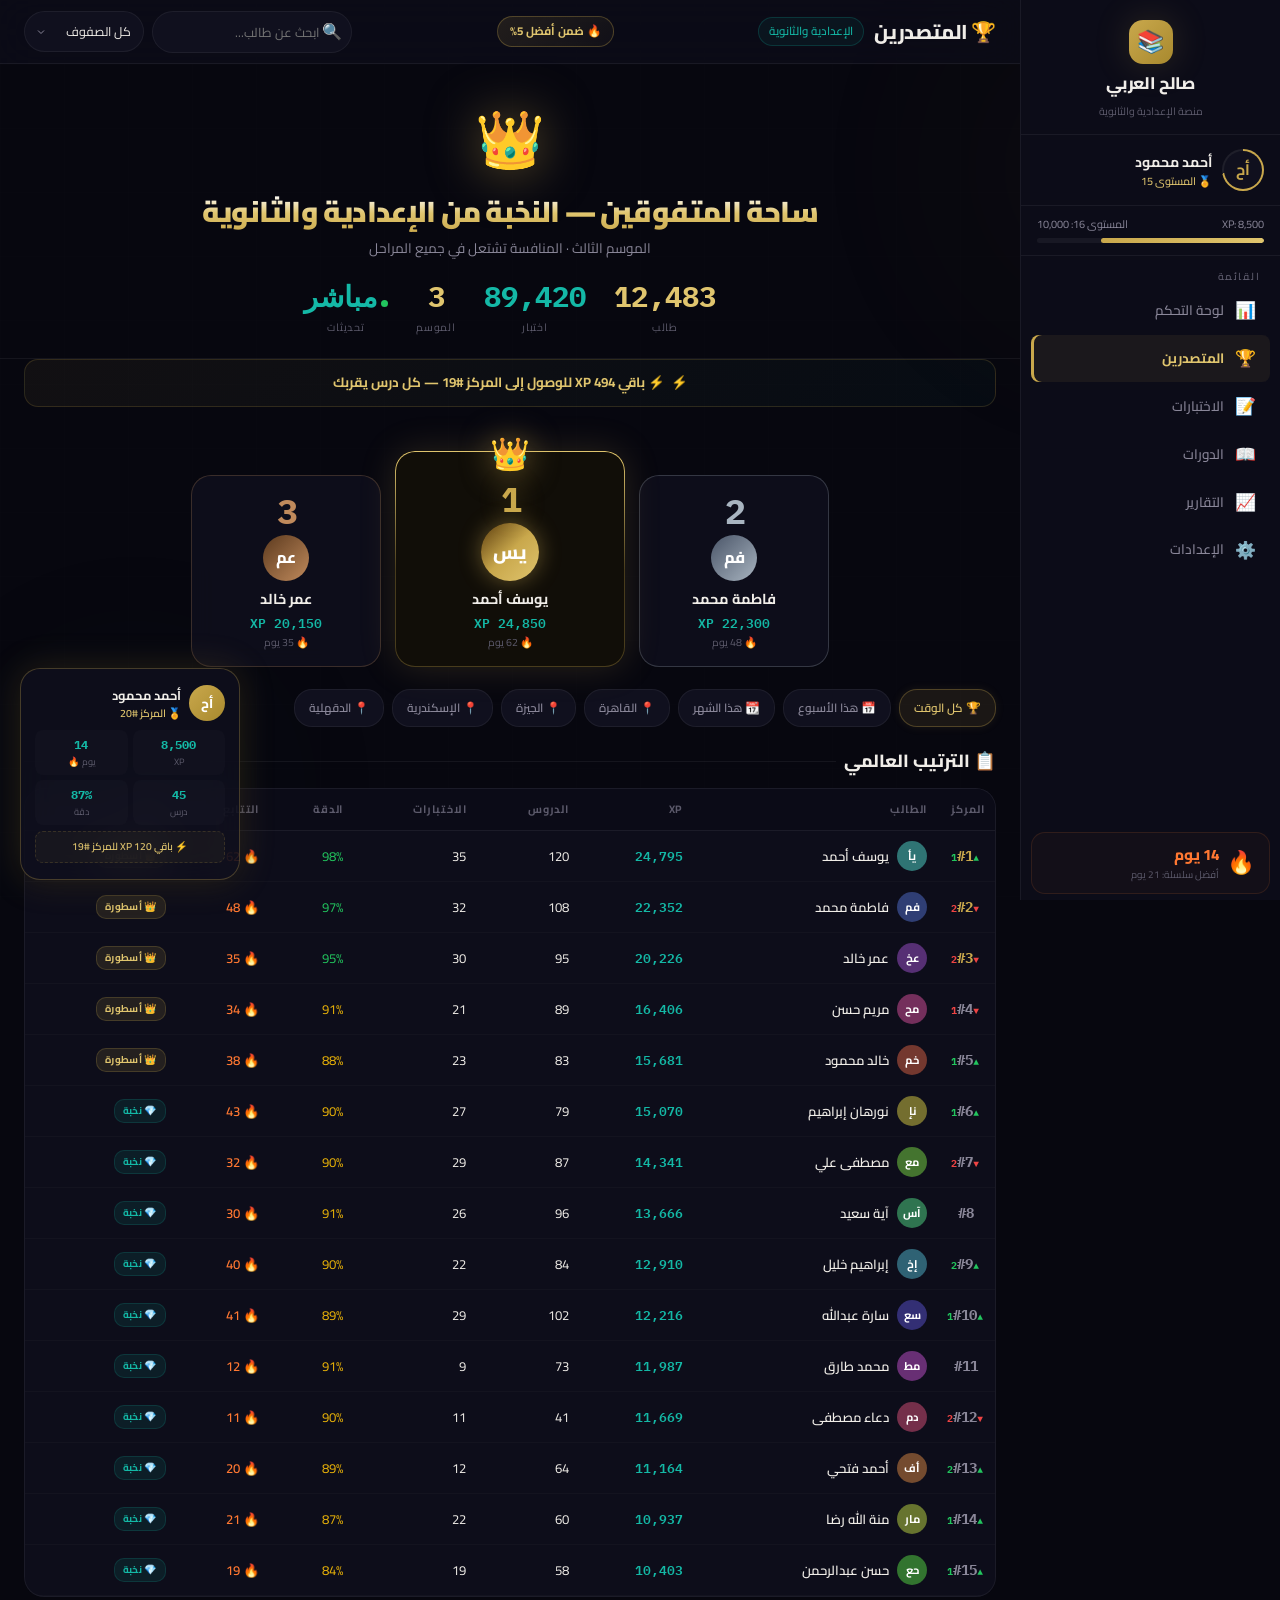
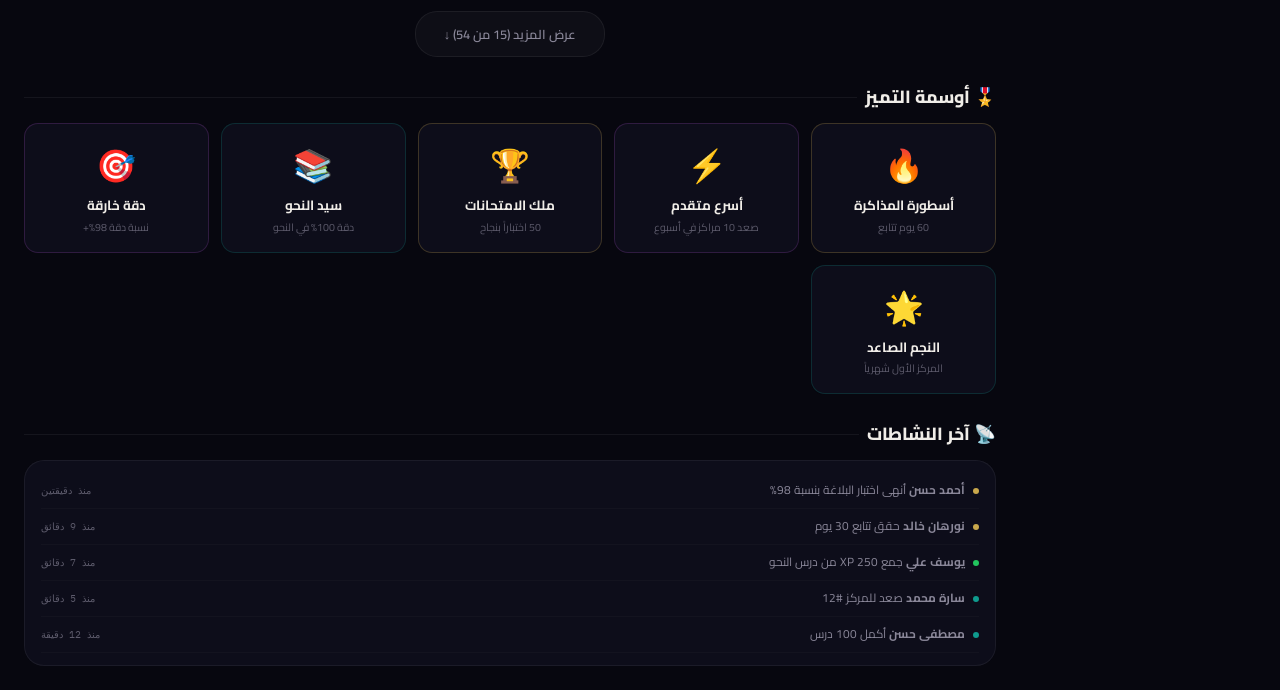
<file: student/leaderboard.html>
<!DOCTYPE html>
<html lang="ar" dir="rtl">
<head>
    <meta charset="UTF-8">
    <meta name="viewport" content="width=device-width, initial-scale=1.0">
    <title>المتصدرين | صالح العربي - منصة النخبة التعليمية (الإعدادية والثانوية)</title>

    <!-- Google Fonts -->
    <link rel="preconnect" href="https://fonts.googleapis.com">
    <link rel="preconnect" href="https://fonts.gstatic.com" crossorigin>
    <link href="https://fonts.googleapis.com/css2?family=Cairo:wght@300;400;500;600;700;800;900&family=IBM+Plex+Mono:wght@400;500;600&display=swap" rel="stylesheet">

    <style>
        /* ========================================
               CSS Variables & Theme
               ======================================== */
        :root {
            --bg-primary: #07070f;
            --bg-secondary: #0c0c18;
            --bg-card: #10101e;
            --bg-glass: rgba(16, 16, 30, 0.78);
            --accent-gold: #c9a84c;
            --accent-gold-light: #e0c56e;
            --accent-gold-dark: #a8892e;
            --accent-gold-glow: rgba(201, 168, 76, 0.35);
            --accent-teal: #0f9b8e;
            --accent-teal-light: #14b8a6;
            --accent-teal-glow: rgba(15, 155, 142, 0.4);
            --accent-silver: #a8b4c0;
            --accent-bronze: #c08a5c;
            --text-primary: #f0ede8;
            --text-secondary: #8a8799;
            --text-muted: #5c5a6b;
            --border-subtle: rgba(255, 255, 255, 0.06);
            --border-gold: rgba(201, 168, 76, 0.3);
            --border-teal: rgba(15, 155, 142, 0.25);
            --shadow-card: 0 4px 28px rgba(0, 0, 0, 0.45);
            --shadow-gold: 0 0 36px rgba(201, 168, 76, 0.18);
            --radius-sm: 8px;
            --radius-md: 14px;
            --radius-lg: 20px;
            --font-arabic: 'Cairo', sans-serif;
            --font-mono: 'IBM Plex Mono', monospace;
            --sidebar-width: 260px;
            --topbar-height: 64px;
            --transition-fast: 0.18s cubic-bezier(0.4, 0, 0.2, 1);
            --transition-smooth: 0.3s cubic-bezier(0.4, 0, 0.2, 1);
            --transition-bounce: 0.45s cubic-bezier(0.34, 1.56, 0.64, 1);
            --z-sidebar: 100;
            --z-topbar: 90;
            --z-floating: 80;
            --z-overlay: 110;
        }
        @media (prefers-reduced-motion: reduce) {
            *,
            *::before,
            *::after {
                animation-duration: 0.01ms !important;
                animation-iteration-count: 1 !important;
                transition-duration: 0.01ms !important;
            }
        }

        /* Reset & Base */
        *,
        *::before,
        *::after {
            box-sizing: border-box;
            margin: 0;
            padding: 0;
        }
        html {
            scroll-behavior: smooth;
            -webkit-font-smoothing: antialiased;
            font-size: 16px;
        }
        body {
            font-family: var(--font-arabic);
            background-color: var(--bg-primary);
            color: var(--text-primary);
            line-height: 1.6;
            overflow-x: hidden;
            min-height: 100vh;
            direction: rtl;
            -webkit-tap-highlight-color: transparent;
        }
        a,
        button {
            cursor: pointer;
            font-family: inherit;
        }
        a:focus-visible,
        button:focus-visible,
        input:focus-visible,
        select:focus-visible {
            outline: 2px solid var(--accent-teal-light);
            outline-offset: 3px;
            border-radius: 4px;
        }
        .sr-only {
            position: absolute;
            width: 1px;
            height: 1px;
            padding: 0;
            margin: -1px;
            overflow: hidden;
            clip: rect(0, 0, 0, 0);
            border: 0;
        }

        /* Ambient Background */
        .ambient-bg {
            position: fixed;
            inset: 0;
            pointer-events: none;
            z-index: 0;
            overflow: hidden;
            opacity: 0.7;
        }
        .ambient-orb {
            position: absolute;
            border-radius: 50%;
            filter: blur(130px);
            will-change: transform;
        }
        .ambient-orb--gold {
            width: 480px;
            height: 480px;
            background: radial-gradient(circle, var(--accent-gold) 0%, transparent 70%);
            opacity: 0.1;
            top: -8%;
            right: -6%;
            animation: orbFloatGold 22s ease-in-out infinite;
        }
        .ambient-orb--teal {
            width: 400px;
            height: 400px;
            background: radial-gradient(circle, var(--accent-teal) 0%, transparent 70%);
            opacity: 0.09;
            bottom: -10%;
            left: -5%;
            animation: orbFloatTeal 20s ease-in-out infinite;
        }
        @keyframes orbFloatGold {
            0%,
            100% {
                transform: translate(0, 0) scale(1);
            }
            33% {
                transform: translate(35px, -25px) scale(1.12);
            }
            66% {
                transform: translate(-18px, 20px) scale(0.92);
            }
        }
        @keyframes orbFloatTeal {
            0%,
            100% {
                transform: translate(0, 0) scale(1);
            }
            33% {
                transform: translate(-30px, -20px) scale(1.1);
            }
            66% {
                transform: translate(25px, 18px) scale(0.93);
            }
        }
        @media (prefers-reduced-motion: reduce) {
            .ambient-orb--gold,
            .ambient-orb--teal {
                animation: none;
            }
        }
        .grid-overlay {
            position: fixed;
            inset: 0;
            pointer-events: none;
            z-index: 0;
            opacity: 0.02;
            background-image:
                linear-gradient(rgba(255, 255, 255, 0.4) 1px, transparent 1px),
                linear-gradient(90deg, rgba(255, 255, 255, 0.4) 1px, transparent 1px);
            background-size: 64px 64px;
        }

        /* Layout */
        .app-container {
            display: flex;
            position: relative;
            z-index: 1;
            min-height: 100vh;
        }
        .main-content {
            flex: 1;
            margin-right: var(--sidebar-width);
            position: relative;
            z-index: 1;
            transition: margin-right var(--transition-smooth);
        }

        /* Sidebar */
        .sidebar {
            position: fixed;
            top: 0;
            right: 0;
            bottom: 0;
            width: var(--sidebar-width);
            background: var(--bg-secondary);
            border-left: 1px solid var(--border-subtle);
            z-index: var(--z-sidebar);
            display: flex;
            flex-direction: column;
            overflow-y: auto;
            overflow-x: hidden;
            scrollbar-width: thin;
            scrollbar-color: rgba(255, 255, 255, 0.06) transparent;
            transition: transform var(--transition-smooth);
        }
        .sidebar::-webkit-scrollbar {
            width: 3px;
        }
        .sidebar::-webkit-scrollbar-track {
            background: transparent;
        }
        .sidebar::-webkit-scrollbar-thumb {
            background: rgba(255, 255, 255, 0.06);
            border-radius: 10px;
        }
        .sidebar-logo {
            padding: 20px 20px 12px;
            text-align: center;
            border-bottom: 1px solid var(--border-subtle);
            flex-shrink: 0;
        }
        .sidebar-logo .logo-icon {
            width: 44px;
            height: 44px;
            border-radius: var(--radius-md);
            background: linear-gradient(135deg, var(--accent-gold), var(--accent-gold-dark));
            display: inline-flex;
            align-items: center;
            justify-content: center;
            font-size: 22px;
            margin-bottom: 6px;
            box-shadow: var(--shadow-gold);
        }
        .sidebar-logo .logo-text {
            font-size: 1.05rem;
            font-weight: 800;
            letter-spacing: -0.3px;
            color: var(--text-primary);
            display: block;
        }
        .sidebar-logo .logo-subtitle {
            font-size: 0.66rem;
            color: var(--text-muted);
        }
        .sidebar-profile {
            padding: 14px 16px;
            border-bottom: 1px solid var(--border-subtle);
            flex-shrink: 0;
            display: flex;
            align-items: center;
            gap: 10px;
        }
        .sidebar-profile .avatar-ring {
            flex-shrink: 0;
            width: 42px;
            height: 42px;
            border-radius: 50%;
            padding: 2px;
            background: conic-gradient(var(--accent-gold) 0deg 260deg, rgba(255, 255, 255, 0.08) 260deg 360deg);
            display: flex;
            align-items: center;
            justify-content: center;
        }
        .sidebar-profile .avatar-inner {
            width: 100%;
            height: 100%;
            border-radius: 50%;
            background: var(--bg-card);
            display: flex;
            align-items: center;
            justify-content: center;
            font-weight: 700;
            font-size: 0.95rem;
            color: var(--accent-gold);
        }
        .sidebar-profile .profile-name {
            font-weight: 700;
            font-size: 0.88rem;
            color: var(--text-primary);
            white-space: nowrap;
            overflow: hidden;
            text-overflow: ellipsis;
        }
        .sidebar-profile .profile-level {
            font-size: 0.68rem;
            color: var(--accent-gold-light);
            font-weight: 500;
        }
        .sidebar-xp {
            padding: 10px 16px 12px;
            border-bottom: 1px solid var(--border-subtle);
            flex-shrink: 0;
        }
        .sidebar-xp .xp-header {
            display: flex;
            justify-content: space-between;
            font-size: 0.68rem;
            color: var(--text-secondary);
            margin-bottom: 4px;
        }
        .sidebar-xp .xp-bar-track {
            height: 5px;
            background: rgba(255, 255, 255, 0.05);
            border-radius: 10px;
            overflow: hidden;
        }
        .sidebar-xp .xp-bar-fill {
            height: 100%;
            background: linear-gradient(90deg, var(--accent-gold), var(--accent-gold-light));
            border-radius: 10px;
            transition: width 1.2s ease;
            width: 72%;
        }
        .sidebar-nav {
            flex: 1;
            padding: 6px 10px;
        }
        .sidebar-nav .nav-label {
            font-size: 0.63rem;
            text-transform: uppercase;
            letter-spacing: 1.5px;
            color: var(--text-muted);
            padding: 10px 10px 5px;
            font-weight: 600;
        }
        .sidebar-nav a {
            display: flex;
            align-items: center;
            gap: 10px;
            padding: 10px 14px;
            border-radius: var(--radius-sm);
            text-decoration: none;
            color: var(--text-secondary);
            font-weight: 500;
            font-size: 0.85rem;
            transition: background var(--transition-fast), color var(--transition-fast);
            margin-bottom: 1px;
        }
        .sidebar-nav a:hover {
            background: rgba(255, 255, 255, 0.03);
            color: var(--text-primary);
        }
        .sidebar-nav a.active {
            background: rgba(201, 168, 76, 0.08);
            color: var(--accent-gold-light);
            font-weight: 700;
            box-shadow: inset 3px 0 0 var(--accent-gold);
        }
        .sidebar-nav a .nav-icon {
            font-size: 1.05rem;
            width: 22px;
            text-align: center;
            flex-shrink: 0;
        }
        .sidebar-streak {
            padding: 10px 14px;
            border-top: 1px solid var(--border-subtle);
            margin: 6px 10px;
            border-radius: var(--radius-md);
            background: rgba(255, 120, 50, 0.03);
            border: 1px solid rgba(255, 120, 50, 0.12);
            display: flex;
            align-items: center;
            gap: 8px;
        }
        .sidebar-streak .streak-fire {
            font-size: 1.4rem;
        }
        .sidebar-streak .streak-days {
            font-weight: 800;
            font-size: 0.95rem;
            color: #ff7832;
        }
        .sidebar-streak .streak-label {
            font-size: 0.62rem;
            color: var(--text-muted);
        }

        /* Topbar */
        .topbar {
            position: sticky;
            top: 0;
            z-index: var(--z-topbar);
            display: flex;
            align-items: center;
            justify-content: space-between;
            padding: 10px 24px;
            background: rgba(12, 12, 24, 0.85);
            backdrop-filter: blur(20px);
            -webkit-backdrop-filter: blur(20px);
            border-bottom: 1px solid var(--border-subtle);
            gap: 12px;
            flex-wrap: wrap;
            min-height: var(--topbar-height);
        }
        .topbar-title-section {
            display: flex;
            align-items: center;
            gap: 10px;
            flex-shrink: 0;
        }
        .topbar-title {
            font-size: 1.25rem;
            font-weight: 800;
            color: var(--text-primary);
            letter-spacing: -0.4px;
            white-space: nowrap;
        }
        .topbar-subtitle {
            font-size: 0.72rem;
            color: var(--accent-teal-light);
            font-weight: 500;
            white-space: nowrap;
            background: rgba(15, 155, 142, 0.08);
            padding: 4px 10px;
            border-radius: 18px;
            border: 1px solid var(--border-teal);
        }
        .topbar-rank-badge {
            background: linear-gradient(135deg, rgba(201, 168, 76, 0.13), rgba(201, 168, 76, 0.04));
            border: 1px solid var(--border-gold);
            border-radius: 18px;
            padding: 5px 12px;
            font-size: 0.72rem;
            font-weight: 700;
            color: var(--accent-gold-light);
            white-space: nowrap;
        }
        .topbar-actions {
            display: flex;
            align-items: center;
            gap: 8px;
        }
        .topbar-search {
            position: relative;
        }
        .topbar-search input {
            background: var(--bg-card);
            border: 1px solid var(--border-subtle);
            border-radius: 22px;
            padding: 8px 32px 8px 14px;
            color: var(--text-primary);
            font-family: var(--font-arabic);
            font-size: 0.8rem;
            width: 200px;
            transition: all var(--transition-fast);
            outline: none;
        }
        .topbar-search input:focus {
            border-color: var(--accent-teal);
            box-shadow: 0 0 0 3px rgba(15, 155, 142, 0.08);
            width: 230px;
        }
        .topbar-search .search-icon {
            position: absolute;
            top: 50%;
            right: 10px;
            transform: translateY(-50%);
            color: var(--text-muted);
            pointer-events: none;
        }
        .topbar-filter-select {
            background: var(--bg-card);
            border: 1px solid var(--border-subtle);
            border-radius: 22px;
            padding: 8px 12px;
            color: var(--text-primary);
            font-family: var(--font-arabic);
            font-size: 0.78rem;
            cursor: pointer;
            outline: none;
            appearance: none;
            background-image: url("data:image/svg+xml,%3Csvg xmlns='http://www.w3.org/2000/svg' width='12' height='12' viewBox='0 0 24 24' fill='none' stroke='%238a8799' stroke-width='2'%3E%3Cpath d='M6 9l6 6 6-6'%3E%3C/path%3E%3C/svg%3E");
            background-repeat: no-repeat;
            background-position: left 10px center;
            padding-left: 30px;
        }
        .mobile-menu-btn {
            display: none;
            background: none;
            border: none;
            color: var(--text-primary);
            font-size: 1.4rem;
            padding: 4px 8px;
            border-radius: var(--radius-sm);
        }

        /* Hero */
        .hero-section {
            padding: 30px 24px 22px;
            text-align: center;
            border-bottom: 1px solid var(--border-subtle);
        }
        .hero-crown {
            font-size: 3.5rem;
            display: inline-block;
            filter: drop-shadow(0 0 26px rgba(201, 168, 76, 0.5));
            margin-bottom: 4px;
        }
        .hero-headline {
            font-size: 1.8rem;
            font-weight: 900;
            letter-spacing: -0.8px;
            background: linear-gradient(180deg, #ffffff 15%, var(--accent-gold-light) 55%, var(--accent-gold) 100%);
            -webkit-background-clip: text;
            -webkit-text-fill-color: transparent;
            background-clip: text;
            margin-bottom: 4px;
        }
        .hero-subtitle {
            font-size: 0.85rem;
            color: var(--text-secondary);
            margin-bottom: 14px;
        }
        .hero-stats-row {
            display: flex;
            justify-content: center;
            gap: 28px;
            flex-wrap: wrap;
        }
        .hero-stat-value {
            font-family: var(--font-mono);
            font-size: 1.8rem;
            font-weight: 700;
            color: var(--accent-gold-light);
        }
        .hero-stat-value.teal {
            color: var(--accent-teal-light);
        }
        .hero-stat-label {
            font-size: 0.66rem;
            color: var(--text-muted);
            text-transform: uppercase;
            letter-spacing: 0.8px;
        }
        .hero-live-dot {
            display: inline-block;
            width: 7px;
            height: 7px;
            border-radius: 50%;
            background: #22c55e;
            margin-left: 3px;
        }

        /* Podium */
        .podium-section {
            padding: 28px 24px 16px;
            display: flex;
            align-items: flex-end;
            justify-content: center;
            gap: 14px;
            flex-wrap: wrap;
        }
        .podium-card {
            background: var(--bg-glass);
            backdrop-filter: blur(12px);
            -webkit-backdrop-filter: blur(12px);
            border: 1px solid var(--border-subtle);
            border-radius: var(--radius-lg);
            padding: 18px 16px 16px;
            text-align: center;
            transition: transform var(--transition-bounce), box-shadow var(--transition-smooth);
            min-width: 130px;
            max-width: 190px;
            flex: 1;
        }
        .podium-card:hover {
            transform: translateY(-8px);
            box-shadow: var(--shadow-card);
        }
        .podium-card--gold {
            order: 2;
            flex: 1.35;
            max-width: 230px;
            border-color: var(--border-gold);
            box-shadow: var(--shadow-gold);
            background: rgba(20, 16, 8, 0.82);
            z-index: 2;
            padding-top: 30px;
            position: relative;
        }
        .podium-card--gold::before {
            content: '';
            position: absolute;
            inset: -1px;
            border-radius: var(--radius-lg);
            padding: 1px;
            background: linear-gradient(180deg, var(--accent-gold-light), transparent 55%);
            mask: linear-gradient(#fff 0 0) content-box, linear-gradient(#fff 0 0);
            -webkit-mask: linear-gradient(#fff 0 0) content-box, linear-gradient(#fff 0 0);
            mask-composite: exclude;
            -webkit-mask-composite: xor;
            pointer-events: none;
        }
        .podium-card--gold .podium-crown {
            position: absolute;
            top: -24px;
            left: 50%;
            transform: translateX(-50%);
            font-size: 2rem;
            filter: drop-shadow(0 0 16px rgba(201, 168, 76, 0.6));
        }
        .podium-card--silver {
            order: 1;
            border-color: rgba(168, 180, 192, 0.25);
        }
        .podium-card--bronze {
            order: 3;
            border-color: rgba(192, 138, 92, 0.25);
        }
        .podium-rank {
            font-family: var(--font-mono);
            font-size: 2.2rem;
            font-weight: 900;
            letter-spacing: -2px;
            line-height: 1;
        }
        .podium-rank--gold {
            color: var(--accent-gold);
            text-shadow: 0 0 26px var(--accent-gold-glow);
        }
        .podium-rank--silver {
            color: var(--accent-silver);
        }
        .podium-rank--bronze {
            color: var(--accent-bronze);
        }
        .podium-avatar {
            width: 46px;
            height: 46px;
            border-radius: 50%;
            margin: 6px auto;
            display: flex;
            align-items: center;
            justify-content: center;
            font-weight: 800;
            font-size: 1rem;
            color: #fff;
        }
        .podium-card--gold .podium-avatar {
            width: 58px;
            height: 58px;
            font-size: 1.2rem;
            background: linear-gradient(135deg, #5c3d0e, #c9a84c, #e0c56e);
            box-shadow: 0 0 22px rgba(201, 168, 76, 0.45);
        }
        .podium-card--silver .podium-avatar {
            background: linear-gradient(135deg, #4a5568, #a8b4c0);
        }
        .podium-card--bronze .podium-avatar {
            background: linear-gradient(135deg, #5c3a1e, #c08a5c);
        }
        .podium-name {
            font-weight: 700;
            font-size: 0.9rem;
            margin: 3px 0;
        }
        .podium-xp {
            font-family: var(--font-mono);
            font-size: 0.8rem;
            font-weight: 600;
            color: var(--accent-teal-light);
        }
        .podium-streak {
            font-size: 0.66rem;
            color: var(--text-muted);
        }

        /* Filters */
        .filters-section {
            padding: 6px 24px 14px;
            display: flex;
            gap: 8px;
            flex-wrap: wrap;
        }
        .filter-chip {
            padding: 7px 14px;
            border-radius: 18px;
            font-size: 0.74rem;
            font-weight: 600;
            cursor: pointer;
            transition: all var(--transition-fast);
            border: 1px solid var(--border-subtle);
            background: var(--bg-card);
            color: var(--text-secondary);
            white-space: nowrap;
            font-family: var(--font-arabic);
        }
        .filter-chip:hover {
            border-color: rgba(255, 255, 255, 0.18);
            color: var(--text-primary);
        }
        .filter-chip.active {
            background: rgba(201, 168, 76, 0.1);
            border-color: var(--border-gold);
            color: var(--accent-gold-light);
            box-shadow: 0 0 10px rgba(201, 168, 76, 0.1);
        }

        /* Ranking Table */
        .ranking-section {
            padding: 6px 24px 20px;
        }
        .section-title {
            font-size: 1.1rem;
            font-weight: 800;
            margin-bottom: 12px;
            display: flex;
            align-items: center;
            gap: 8px;
        }
        .section-title::after {
            content: '';
            flex: 1;
            height: 1px;
            background: var(--border-subtle);
        }
        .ranking-table-wrapper {
            overflow-x: auto;
            border-radius: var(--radius-lg);
            border: 1px solid var(--border-subtle);
            background: var(--bg-glass);
            backdrop-filter: blur(8px);
            -webkit-backdrop-filter: blur(8px);
            scrollbar-width: thin;
            scrollbar-color: rgba(255, 255, 255, 0.05) transparent;
        }
        .ranking-table {
            width: 100%;
            border-collapse: collapse;
            min-width: 750px;
            font-size: 0.82rem;
        }
        .ranking-table thead th {
            background: rgba(12, 12, 24, 0.9);
            padding: 12px 10px;
            text-align: right;
            font-weight: 700;
            font-size: 0.68rem;
            text-transform: uppercase;
            letter-spacing: 0.8px;
            color: var(--text-muted);
            border-bottom: 1px solid var(--border-subtle);
            position: sticky;
            top: 0;
        }
        .ranking-table tbody tr {
            transition: background var(--transition-fast);
            border-bottom: 1px solid rgba(255, 255, 255, 0.025);
        }
        .ranking-table tbody tr:hover {
            background: rgba(255, 255, 255, 0.015);
        }
        .ranking-table tbody tr.current-user-row {
            background: rgba(201, 168, 76, 0.05) !important;
            border-right: 3px solid var(--accent-gold);
        }
        .ranking-table tbody td {
            padding: 10px 10px;
            vertical-align: middle;
            white-space: nowrap;
        }
        .rank-cell {
            font-family: var(--font-mono);
            font-weight: 700;
            font-size: 0.9rem;
            color: var(--text-secondary);
            text-align: center;
            width: 45px;
        }
        .rank-cell.top-rank {
            color: var(--accent-gold);
        }
        .rank-change-up {
            color: #22c55e;
            font-size: 0.6rem;
            margin-right: 2px;
        }
        .rank-change-down {
            color: #ef4444;
            font-size: 0.6rem;
            margin-right: 2px;
        }
        .student-cell {
            display: flex;
            align-items: center;
            gap: 8px;
            font-weight: 600;
        }
        .student-cell .mini-avatar {
            width: 30px;
            height: 30px;
            border-radius: 50%;
            flex-shrink: 0;
            display: flex;
            align-items: center;
            justify-content: center;
            font-weight: 700;
            font-size: 0.7rem;
            color: #fff;
        }
        .xp-cell {
            font-family: var(--font-mono);
            font-weight: 600;
            color: var(--accent-teal-light);
            font-size: 0.82rem;
        }
        .streak-cell {
            font-weight: 600;
            color: #ff7832;
        }
        .accuracy-high {
            color: #22c55e;
        }
        .accuracy-mid {
            color: #eab308;
        }
        .table-badge {
            display: inline-block;
            padding: 3px 8px;
            border-radius: 10px;
            font-size: 0.62rem;
            font-weight: 700;
            letter-spacing: 0.3px;
        }
        .badge-legend {
            background: rgba(201, 168, 76, 0.12);
            color: var(--accent-gold-light);
            border: 1px solid rgba(201, 168, 76, 0.2);
        }
        .badge-elite {
            background: rgba(15, 155, 142, 0.12);
            color: var(--accent-teal-light);
            border: 1px solid rgba(15, 155, 142, 0.2);
        }
        .badge-rising {
            background: rgba(168, 180, 192, 0.1);
            color: var(--accent-silver);
            border: 1px solid rgba(168, 180, 192, 0.18);
        }
        .load-more-btn {
            display: block;
            margin: 14px auto 0;
            padding: 10px 28px;
            background: rgba(255, 255, 255, 0.03);
            border: 1px solid var(--border-subtle);
            border-radius: 22px;
            color: var(--text-secondary);
            font-family: var(--font-arabic);
            font-size: 0.8rem;
            font-weight: 600;
            cursor: pointer;
            transition: all var(--transition-fast);
        }
        .load-more-btn:hover {
            background: rgba(255, 255, 255, 0.06);
            color: var(--text-primary);
        }

        /* Achievements */
        .achievements-section {
            padding: 6px 24px 20px;
        }
        .achievements-grid {
            display: grid;
            grid-template-columns: repeat(auto-fill, minmax(180px, 1fr));
            gap: 12px;
        }
        .achievement-card {
            background: var(--bg-glass);
            backdrop-filter: blur(8px);
            -webkit-backdrop-filter: blur(8px);
            border: 1px solid var(--border-subtle);
            border-radius: var(--radius-md);
            padding: 16px 14px;
            transition: transform var(--transition-bounce), box-shadow var(--transition-smooth);
            cursor: pointer;
            text-align: center;
        }
        .achievement-card:hover {
            transform: translateY(-5px);
            box-shadow: var(--shadow-card);
        }
        .achievement-card--legendary {
            border-color: rgba(201, 168, 76, 0.25);
        }
        .achievement-card--epic {
            border-color: rgba(168, 80, 200, 0.22);
        }
        .achievement-card--rare {
            border-color: rgba(15, 155, 142, 0.22);
        }
        .achievement-icon {
            font-size: 2rem;
            margin-bottom: 4px;
            display: block;
        }
        .achievement-title {
            font-weight: 700;
            font-size: 0.84rem;
            margin-bottom: 2px;
        }
        .achievement-desc {
            font-size: 0.66rem;
            color: var(--text-muted);
        }

        /* Floating Profile Card */
        .floating-profile-card {
            position: fixed;
            bottom: 20px;
            left: 20px;
            z-index: var(--z-floating);
            background: var(--bg-glass);
            backdrop-filter: blur(18px);
            -webkit-backdrop-filter: blur(18px);
            border: 1px solid var(--border-gold);
            border-radius: var(--radius-lg);
            padding: 16px 14px;
            width: 220px;
            box-shadow: var(--shadow-gold), var(--shadow-card);
            transition: transform var(--transition-smooth);
        }
        .floating-profile-card .fpc-header {
            display: flex;
            align-items: center;
            gap: 8px;
            margin-bottom: 8px;
        }
        .fpc-avatar {
            width: 36px;
            height: 36px;
            border-radius: 50%;
            background: linear-gradient(135deg, var(--accent-gold), var(--accent-gold-dark));
            display: flex;
            align-items: center;
            justify-content: center;
            font-weight: 800;
            color: #fff;
            font-size: 0.8rem;
            flex-shrink: 0;
        }
        .fpc-name {
            font-weight: 700;
            font-size: 0.8rem;
        }
        .fpc-rank {
            font-size: 0.66rem;
            color: var(--accent-gold-light);
            font-weight: 600;
        }
        .fpc-stats {
            display: grid;
            grid-template-columns: 1fr 1fr;
            gap: 5px;
            margin-bottom: 6px;
        }
        .fpc-stat {
            background: rgba(255, 255, 255, 0.015);
            border-radius: var(--radius-sm);
            padding: 5px 6px;
            text-align: center;
        }
        .fpc-stat-value {
            font-family: var(--font-mono);
            font-weight: 700;
            font-size: 0.78rem;
            color: var(--accent-teal-light);
        }
        .fpc-stat-label {
            font-size: 0.58rem;
            color: var(--text-muted);
        }
        .fpc-motivation {
            font-size: 0.64rem;
            color: var(--accent-gold-light);
            text-align: center;
            font-weight: 600;
            padding: 7px;
            background: rgba(201, 168, 76, 0.05);
            border-radius: var(--radius-sm);
            border: 1px dashed rgba(201, 168, 76, 0.18);
        }

        /* Live Activity Feed */
        .activity-feed-section {
            padding: 6px 24px 24px;
        }
        .activity-feed {
            background: var(--bg-glass);
            backdrop-filter: blur(8px);
            -webkit-backdrop-filter: blur(8px);
            border: 1px solid var(--border-subtle);
            border-radius: var(--radius-lg);
            padding: 12px 16px;
            max-height: 240px;
            overflow-y: auto;
            scrollbar-width: thin;
            scrollbar-color: rgba(255, 255, 255, 0.04) transparent;
        }
        .activity-item {
            display: flex;
            align-items: center;
            gap: 8px;
            padding: 8px 0;
            border-bottom: 1px solid rgba(255, 255, 255, 0.025);
            font-size: 0.74rem;
            color: var(--text-secondary);
        }
        .activity-dot {
            width: 6px;
            height: 6px;
            border-radius: 50%;
            flex-shrink: 0;
        }
        .activity-dot.gold {
            background: var(--accent-gold);
        }
        .activity-dot.teal {
            background: var(--accent-teal);
        }
        .activity-dot.green {
            background: #22c55e;
        }
        .activity-time {
            font-family: var(--font-mono);
            font-size: 0.62rem;
            color: var(--text-muted);
            margin-right: auto;
        }

        /* Motivation Banner */
        .motivation-banner {
            margin: 0 24px 16px;
            padding: 12px 18px;
            background: linear-gradient(135deg, rgba(201, 168, 76, 0.06), rgba(15, 155, 142, 0.04));
            border: 1px solid rgba(201, 168, 76, 0.18);
            border-radius: var(--radius-md);
            text-align: center;
            font-weight: 700;
            font-size: 0.84rem;
            color: var(--accent-gold-light);
            display: flex;
            align-items: center;
            justify-content: center;
            gap: 6px;
        }

        /* Sidebar Overlay */
        .sidebar-overlay {
            display: none;
            position: fixed;
            inset: 0;
            background: rgba(0, 0, 0, 0.55);
            z-index: calc(var(--z-sidebar) - 1);
            backdrop-filter: blur(2px);
            -webkit-backdrop-filter: blur(2px);
        }

        /* Responsive */
        @media (max-width: 1024px) {
            .sidebar {
                transform: translateX(100%);
                box-shadow: -6px 0 26px rgba(0, 0, 0, 0.5);
            }
            .sidebar.open {
                transform: translateX(0);
            }
            .sidebar-overlay.active {
                display: block;
            }
            .main-content {
                margin-right: 0;
            }
            .mobile-menu-btn {
                display: flex;
            }
            .hero-headline {
                font-size: 1.3rem;
            }
            .topbar-search input {
                width: 140px;
            }
            .topbar-search input:focus {
                width: 160px;
            }
            .ranking-table {
                min-width: 600px;
                font-size: 0.74rem;
            }
            .podium-section {
                gap: 8px;
            }
            .podium-card {
                min-width: 100px;
                padding: 12px 8px;
            }
            .podium-card--gold {
                max-width: 160px;
            }
            .floating-profile-card {
                display: none;
            }
        }
        @media (max-width: 640px) {
            .topbar {
                padding: 8px 12px;
                gap: 6px;
            }
            .hero-headline {
                font-size: 1.05rem;
            }
            .podium-section {
                flex-direction: column;
                align-items: center;
            }
            .podium-card {
                max-width: 90% !important;
                width: 90%;
                flex: none;
                order: unset !important;
            }
            .podium-card--gold {
                order: -1 !important;
                padding-top: 28px;
            }
            .ranking-table {
                min-width: 500px;
                font-size: 0.66rem;
            }
            .achievements-grid {
                grid-template-columns: 1fr 1fr;
                gap: 6px;
            }
            .motivation-banner {
                margin: 0 10px 12px;
                font-size: 0.7rem;
                padding: 8px 12px;
            }
        }
    </style>
</head>
<body>
    <div class="ambient-bg" aria-hidden="true">
        <div class="ambient-orb ambient-orb--gold"></div>
        <div class="ambient-orb ambient-orb--teal"></div>
    </div>
    <div class="grid-overlay" aria-hidden="true"></div>
    <div class="sidebar-overlay" id="sidebarOverlay" aria-hidden="true"></div>

    <div class="app-container">
        <!-- Sidebar -->
        <aside class="sidebar" id="sidebar" role="navigation" aria-label="القائمة الرئيسية">
            <div class="sidebar-logo">
                <div class="logo-icon" aria-hidden="true">📚</div>
                <span class="logo-text">صالح العربي</span>
                <span class="logo-subtitle">منصة الإعدادية والثانوية</span>
            </div>
            <div class="sidebar-profile">
                <div class="avatar-ring"><div class="avatar-inner">أح</div></div>
                <div>
                    <div class="profile-name">أحمد محمود</div>
                    <div class="profile-level">🏅 المستوى 15</div>
                </div>
            </div>
            <div class="sidebar-xp">
                <div class="xp-header"><span>XP: 8,500</span><span>المستوى 16: 10,000</span></div>
                <div class="xp-bar-track"><div class="xp-bar-fill" style="width:72%;"></div></div>
            </div>
            <nav class="sidebar-nav" aria-label="التنقل الرئيسي">
                <span class="nav-label">القائمة</span>
                <a href="#"><span class="nav-icon">📊</span> لوحة التحكم</a>
                <a href="#" class="active" aria-current="page"><span class="nav-icon">🏆</span> المتصدرين</a>
                <a href="#"><span class="nav-icon">📝</span> الاختبارات</a>
                <a href="#"><span class="nav-icon">📖</span> الدورات</a>
                <a href="#"><span class="nav-icon">📈</span> التقارير</a>
                <a href="#"><span class="nav-icon">⚙️</span> الإعدادات</a>
            </nav>
            <div class="sidebar-streak">
                <span class="streak-fire">🔥</span>
                <div>
                    <div class="streak-days">14 يوم</div>
                    <div class="streak-label">أفضل سلسلة: 21 يوم</div>
                </div>
            </div>
        </aside>

        <main class="main-content" id="mainContent">
            <header class="topbar" role="banner">
                <div class="topbar-title-section">
                    <button class="mobile-menu-btn" id="mobileMenuBtn" aria-label="فتح القائمة">☰</button>
                    <h1 class="topbar-title">🏆 المتصدرين</h1>
                    <span class="topbar-subtitle">الإعدادية والثانوية</span>
                </div>
                <div class="topbar-rank-badge" id="topbarRankBadge" aria-live="polite">🔥 ضمن أفضل 5%</div>
                <div class="topbar-actions">
                    <div class="topbar-search">
                        <span class="search-icon">🔍</span>
                        <input type="text" id="searchInput" placeholder="ابحث عن طالب..." aria-label="البحث عن طالب">
                    </div>
                    <select class="topbar-filter-select" id="gradeFilter" aria-label="تصفية حسب الصف الدراسي">
                        <option value="all">كل الصفوف</option>
                        <option value="الأول الإعدادي">الأول الإعدادي</option>
                        <option value="الثاني الإعدادي">الثاني الإعدادي</option>
                        <option value="الثالث الإعدادي">الثالث الإعدادي</option>
                        <option value="الأول الثانوي">الأول الثانوي</option>
                        <option value="الثاني الثانوي">الثاني الثانوي</option>
                        <option value="الثالث الثانوي">الثالث الثانوي</option>
                    </select>
                </div>
            </header>

            <section class="hero-section" aria-labelledby="heroHeadline">
                <div class="hero-crown" aria-hidden="true">👑</div>
                <h2 class="hero-headline" id="heroHeadline">ساحة المتفوقين — النخبة من الإعدادية والثانوية</h2>
                <p class="hero-subtitle">الموسم الثالث · المنافسة تشتعل في جميع المراحل</p>
                <div class="hero-stats-row">
                    <div><div class="hero-stat-value" id="counterStudents">12,483</div><div class="hero-stat-label">طالب</div></div>
                    <div><div class="hero-stat-value teal" id="counterExams">89,420</div><div class="hero-stat-label">اختبار</div></div>
                    <div><div class="hero-stat-value">3</div><div class="hero-stat-label">الموسم</div></div>
                    <div><div class="hero-stat-value teal"><span class="hero-live-dot"></span>مباشر</div><div class="hero-stat-label">تحديثات</div></div>
                </div>
            </section>

            <div class="motivation-banner" id="motivationBanner" aria-live="polite">
                <span>⚡</span> <span id="motivationText">باقي 120 XP للوصول إلى المركز #19 — استمر!</span>
            </div>

            <section class="podium-section" aria-labelledby="podiumHeading">
                <h3 class="sr-only" id="podiumHeading">المراكز الثلاثة الأولى</h3>
                <div class="podium-card podium-card--silver">
                    <div class="podium-rank podium-rank--silver">2</div>
                    <div class="podium-avatar">فم</div>
                    <div class="podium-name">فاطمة محمد</div>
                    <div class="podium-xp">22,300 XP</div>
                    <div class="podium-streak">🔥 48 يوم</div>
                </div>
                <div class="podium-card podium-card--gold">
                    <div class="podium-crown" aria-hidden="true">👑</div>
                    <div class="podium-rank podium-rank--gold">1</div>
                    <div class="podium-avatar">يس</div>
                    <div class="podium-name">يوسف أحمد</div>
                    <div class="podium-xp">24,850 XP</div>
                    <div class="podium-streak">🔥 62 يوم</div>
                </div>
                <div class="podium-card podium-card--bronze">
                    <div class="podium-rank podium-rank--bronze">3</div>
                    <div class="podium-avatar">عم</div>
                    <div class="podium-name">عمر خالد</div>
                    <div class="podium-xp">20,150 XP</div>
                    <div class="podium-streak">🔥 35 يوم</div>
                </div>
            </section>

            <div class="filters-section" role="group" aria-label="تصفية المتصدرين">
                <button class="filter-chip active" data-filter="all">🏆 كل الوقت</button>
                <button class="filter-chip" data-filter="week">📅 هذا الأسبوع</button>
                <button class="filter-chip" data-filter="month">📆 هذا الشهر</button>
                <button class="filter-chip" data-filter="القاهرة">📍 القاهرة</button>
                <button class="filter-chip" data-filter="الجيزة">📍 الجيزة</button>
                <button class="filter-chip" data-filter="الإسكندرية">📍 الإسكندرية</button>
                <button class="filter-chip" data-filter="الدقهلية">📍 الدقهلية</button>
            </div>

            <section class="ranking-section" aria-labelledby="rankingTitle">
                <h3 class="section-title" id="rankingTitle">📋 الترتيب العالمي</h3>
                <div class="ranking-table-wrapper" role="table" aria-label="جدول المتصدرين">
                    <table class="ranking-table">
                        <thead><tr><th scope="col">المركز</th><th scope="col">الطالب</th><th scope="col">XP</th><th scope="col">الدروس</th><th scope="col">الاختبارات</th><th scope="col">الدقة</th><th scope="col">التتابع</th><th scope="col">الشارة</th></tr></thead>
                        <tbody id="rankingTableBody"></tbody>
                    </table>
                </div>
                <button class="load-more-btn" id="loadMoreBtn">عرض المزيد ↓</button>
            </section>

            <section class="achievements-section" aria-labelledby="achievementsTitle">
                <h3 class="section-title" id="achievementsTitle">🎖️ أوسمة التميز</h3>
                <div class="achievements-grid">
                    <div class="achievement-card achievement-card--legendary"><span class="achievement-icon">🔥</span><div class="achievement-title">أسطورة المذاكرة</div><div class="achievement-desc">60 يوم تتابع</div></div>
                    <div class="achievement-card achievement-card--epic"><span class="achievement-icon">⚡</span><div class="achievement-title">أسرع متقدم</div><div class="achievement-desc">صعد 10 مراكز في أسبوع</div></div>
                    <div class="achievement-card achievement-card--legendary"><span class="achievement-icon">🏆</span><div class="achievement-title">ملك الامتحانات</div><div class="achievement-desc">50 اختباراً بنجاح</div></div>
                    <div class="achievement-card achievement-card--rare"><span class="achievement-icon">📚</span><div class="achievement-title">سيد النحو</div><div class="achievement-desc">دقة 100% في النحو</div></div>
                    <div class="achievement-card achievement-card--epic"><span class="achievement-icon">🎯</span><div class="achievement-title">دقة خارقة</div><div class="achievement-desc">نسبة دقة 98%+</div></div>
                    <div class="achievement-card achievement-card--rare"><span class="achievement-icon">🌟</span><div class="achievement-title">النجم الصاعد</div><div class="achievement-desc">المركز الأول شهرياً</div></div>
                </div>
            </section>

            <section class="activity-feed-section" aria-labelledby="activityTitle">
                <h3 class="section-title" id="activityTitle">📡 آخر النشاطات</h3>
                <div class="activity-feed" id="activityFeed" aria-live="polite"></div>
            </section>
        </main>
    </div>

    <div class="floating-profile-card" id="floatingProfileCard" aria-label="بطاقتك الشخصية">
        <div class="fpc-header">
            <div class="fpc-avatar">أح</div>
            <div><div class="fpc-name">أحمد محمود</div><div class="fpc-rank">🏅 المركز #20</div></div>
        </div>
        <div class="fpc-stats">
            <div class="fpc-stat"><div class="fpc-stat-value">8,500</div><div class="fpc-stat-label">XP</div></div>
            <div class="fpc-stat"><div class="fpc-stat-value">14</div><div class="fpc-stat-label">يوم 🔥</div></div>
            <div class="fpc-stat"><div class="fpc-stat-value">45</div><div class="fpc-stat-label">درس</div></div>
            <div class="fpc-stat"><div class="fpc-stat-value">87%</div><div class="fpc-stat-label">دقة</div></div>
        </div>
        <div class="fpc-motivation">⚡ باقي 120 XP للمركز #19</div>
    </div>

    <script>
        (function() {
            // ========== STATE STORE ==========
            const Store = {
                _state: {
                    allStudents: [],
                    filteredCache: null,
                    cacheKey: '',
                    activeFilter: 'all',
                    activeGrade: 'all',
                    searchQuery: '',
                    currentUser: null,
                    pageSize: 15,
                    currentPage: 1,
                    isRendering: false,
                },
                getState() { return this._state; },
                setState(key, value) {
                    this._state[key] = value;
                    if (['activeFilter', 'activeGrade', 'searchQuery'].includes(key)) {
                        this._state.filteredCache = null;
                        this._state.cacheKey = '';
                        this._state.currentPage = 1;
                    }
                },
                getCacheKey() { return `${this._state.activeFilter}|${this._state.activeGrade}|${this._state.searchQuery}`; },
                getFilteredStudents() {
                    const key = this.getCacheKey();
                    if (this._state.filteredCache && this._state.cacheKey === key) return this._state.filteredCache;
                    let filtered = [...this._state.allStudents];
                    const { activeGrade, activeFilter, searchQuery } = this._state;
                    if (activeGrade !== 'all') filtered = filtered.filter(s => s.grade === activeGrade);
                    if (!['all', 'week', 'month'].includes(activeFilter)) filtered = filtered.filter(s => s.governorate === activeFilter);
                    if (activeFilter === 'week') {
                        filtered = filtered.map(s => ({ ...s, xp: Math.round(s.xp * 0.25), rank: 0 }));
                        filtered.sort((a, b) => b.xp - a.xp);
                        filtered.forEach((s, i) => { s.rank = i + 1; });
                    } else if (activeFilter === 'month') {
                        filtered = filtered.map(s => ({ ...s, xp: Math.round(s.xp * 0.55), rank: 0 }));
                        filtered.sort((a, b) => b.xp - a.xp);
                        filtered.forEach((s, i) => { s.rank = i + 1; });
                    }
                    if (searchQuery.trim()) {
                        const q = searchQuery.trim().toLowerCase();
                        filtered = filtered.filter(s => s.name.toLowerCase().includes(q));
                    }
                    this._state.filteredCache = filtered;
                    this._state.cacheKey = key;
                    return filtered;
                },
                invalidateCache() { this._state.filteredCache = null; this._state.cacheKey = ''; },
            };

            // ========== DATA (includes preparatory grades) ==========
            const governorates = ['القاهرة', 'الجيزة', 'الإسكندرية', 'الدقهلية', 'الشرقية', 'البحيرة', 'المنيا', 'سوهاج', 'أسيوط', 'القليوبية'];
            const grades = ['الأول الإعدادي', 'الثاني الإعدادي', 'الثالث الإعدادي', 'الأول الثانوي', 'الثاني الثانوي', 'الثالث الثانوي'];

            function generateStudentData() {
                const names = [
                    'يوسف أحمد', 'فاطمة محمد', 'عمر خالد', 'مريم حسن', 'خالد محمود', 'نورهان إبراهيم', 'مصطفى علي',
                    'آية سعيد', 'إبراهيم خليل', 'سارة عبدالله', 'محمد طارق', 'دعاء مصطفى', 'أحمد فتحي', 'منة الله رضا',
                    'حسن عبدالرحمن', 'شهد وائل', 'كريم أسامة', 'ندى عماد', 'عمرو جمال', 'أحمد محمود',
                    'رانيا هشام', 'محمود سامي', 'هبة الله أحمد', 'طارق نبيل', 'ياسمين كمال', 'عبدالله سالم',
                    'بسمة محمد', 'وليد سعد', 'إسراء علاء', 'جمال عبدالناصر', 'سماح فؤاد', 'أشرف زكي',
                    'لمياء حسن', 'هاني شريف', 'غادة إيهاب', 'رامي عادل', 'نسمة محسن', 'زياد توفيق',
                    'أمل جابر', 'شريف ماهر', 'مروة صلاح', 'عماد فاروق', 'سلمى رشاد', 'أكرم ياسر',
                    'هدى مجدي', 'باسل نادر', 'لينا أشرف', 'أيمن قدري', 'نادين سامح', 'فريد وجيه',
                    'رقية هاني', 'سيف الدين محمد', 'جنى عماد', 'علاء حمدي',
                ];
                return names.map((name, index) => {
                    const gov = governorates[index % governorates.length];
                    const grade = grades[index % grades.length];
                    const isCurrentUser = name === 'أحمد محمود';
                    let xp, accuracy, streak, lessons, exams;
                    if (index === 0) { xp = 24850;
                        accuracy = 98;
                        streak = 62;
                        lessons = 120;
                        exams = 35; } else if (index === 1) { xp = 22300;
                        accuracy = 97;
                        streak = 48;
                        lessons = 108;
                        exams = 32; } else if (index === 2) { xp = 20150;
                        accuracy = 95;
                        streak = 35;
                        lessons = 95;
                        exams = 30; } else if (isCurrentUser) { xp = 8500;
                        accuracy = 87;
                        streak = 14;
                        lessons = 45;
                        exams = 12; } else if (index < 10) { xp = 18500 - index * 700;
                        accuracy = 92 - Math.floor(Math.random() * 5);
                        streak = 28 + Math.floor(Math.random() * 18);
                        lessons = 75 + Math.floor(Math.random() * 30);
                        exams = 20 + Math.floor(Math.random() * 10); } else if (index < 25) { xp = 12000 - (index - 10) * 380;
                        accuracy = 84 + Math.floor(Math.random() * 8);
                        streak = 7 + Math.floor(Math.random() * 18);
                        lessons = 38 + Math.floor(Math.random() * 38);
                        exams = 9 + Math.floor(Math.random() * 14); } else { xp = Math.max(500, 5000 - (index - 25) * 140);
                        accuracy = 68 + Math.floor(Math.random() * 18);
                        streak = 1 + Math.floor(Math.random() * 10);
                        lessons = 8 + Math.floor(Math.random() * 30);
                        exams = 2 + Math.floor(Math.random() * 10); }
                    xp = Math.max(400, xp + Math.floor(Math.random() * 160 - 80));
                    accuracy = Math.min(99, Math.max(55, accuracy));
                    streak = Math.max(1, streak);
                    lessons = Math.max(3, lessons);
                    exams = Math.max(1, exams);
                    const level = Math.floor(xp / 600) + 1;
                    const rankChange = Math.floor(Math.random() * 5) - 2;
                    let badgeType = 'badge-rising',
                        badgeText = '🌟 صاعد';
                    if (index < 5) { badgeType = 'badge-legend';
                        badgeText = '👑 أسطورة'; } else if (index < 15) { badgeType = 'badge-elite';
                        badgeText = '💎 نخبة'; }
                    return { id: index, name, governorate: gov, grade, xp, completedLessons: lessons, exams, accuracy,
                        streak, level, rankChange, badgeType, badgeText, isCurrentUser, rank: 0 };
                }).sort((a, b) => b.xp - a.xp).map((s, i) => { s.rank = i + 1; return s; });
            }

            Store._state.allStudents = generateStudentData();
            Store._state.currentUser = Store._state.allStudents.find(s => s.isCurrentUser);

            // DOM
            const DOM = {
                rankingBody: document.getElementById('rankingTableBody'),
                searchInput: document.getElementById('searchInput'),
                gradeFilter: document.getElementById('gradeFilter'),
                filterChips: document.querySelectorAll('.filter-chip'),
                motivationText: document.getElementById('motivationText'),
                activityFeed: document.getElementById('activityFeed'),
                mobileMenuBtn: document.getElementById('mobileMenuBtn'),
                sidebar: document.getElementById('sidebar'),
                sidebarOverlay: document.getElementById('sidebarOverlay'),
                loadMoreBtn: document.getElementById('loadMoreBtn'),
                topbarRankBadge: document.getElementById('topbarRankBadge'),
            };

            function debounce(fn, delay) { let t; return function(...a) { clearTimeout(t);
                    t = setTimeout(() => fn.apply(this, a), delay); }; }

            function renderSingleRow(student) {
                const tr = document.createElement('tr');
                if (student.isCurrentUser) tr.classList.add('current-user-row');
                const rankClass = student.rank <= 3 ? ' top-rank' : '';
                const accuracyClass = student.accuracy >= 95 ? 'accuracy-high' : student.accuracy >= 80 ? 'accuracy-mid' : '';
                let rankChangeHTML = '';
                if (student.rankChange > 0) rankChangeHTML = `<span class="rank-change-up">▲${Math.abs(student.rankChange)}</span>`;
                else if (student.rankChange < 0) rankChangeHTML = `<span class="rank-change-down">▼${Math.abs(student.rankChange)}</span>`;
                const hue = (student.id * 47 + 180) % 360;
                const avatarBg = `hsl(${hue}, 42%, 32%)`;
                const initials = student.name.split(' ').map(n => n[0]).join('');
                tr.innerHTML = `<td class="rank-cell${rankClass}">${rankChangeHTML}#${student.rank}</td>
                    <td><div class="student-cell"><div class="mini-avatar" style="background:${avatarBg};">${initials}</div>${student.name}${student.isCurrentUser ? ' <span style="font-size:0.62rem;color:var(--accent-gold-light);">(أنت)</span>' : ''}</div></td>
                    <td class="xp-cell">${student.xp.toLocaleString()}</td><td>${student.completedLessons}</td><td>${student.exams}</td>
                    <td class="${accuracyClass}">${student.accuracy}%</td><td class="streak-cell">🔥 ${student.streak}</td>
                    <td><span class="table-badge ${student.badgeType}">${student.badgeText}</span></td>`;
                return tr;
            }

            function renderRankingTable(resetScroll = true) {
                if (Store._state.isRendering) return;
                Store._state.isRendering = true;
                const filtered = Store.getFilteredStudents();
                const { pageSize, currentPage } = Store._state;
                const visible = filtered.slice(0, currentPage * pageSize);
                const fragment = document.createDocumentFragment();
                visible.forEach(s => fragment.appendChild(renderSingleRow(s)));
                DOM.rankingBody.innerHTML = '';
                DOM.rankingBody.appendChild(fragment);
                DOM.loadMoreBtn.style.display = visible.length >= filtered.length ? 'none' : 'block';
                if (visible.length < filtered.length) DOM.loadMoreBtn.textContent = `عرض المزيد (${visible.length} من ${filtered.length}) ↓`;
                updateMotivationBanner(filtered);
                Store._state.isRendering = false;
            }

            function loadMore() {
                Store._state.currentPage++;
                const filtered = Store.getFilteredStudents();
                const start = (Store._state.currentPage - 1) * Store._state.pageSize;
                const batch = filtered.slice(start, Store._state.currentPage * Store._state.pageSize);
                const fragment = document.createDocumentFragment();
                batch.forEach(s => fragment.appendChild(renderSingleRow(s)));
                DOM.rankingBody.appendChild(fragment);
                if (Store._state.currentPage * Store._state.pageSize >= filtered.length) DOM.loadMoreBtn.style.display = 'none';
                else DOM.loadMoreBtn.textContent = `عرض المزيد (${Store._state.currentPage * Store._state.pageSize} من ${filtered.length}) ↓`;
                updateMotivationBanner(filtered);
            }

            function updateMotivationBanner(filtered) {
                const user = Store._state.currentUser;
                if (!user) return;
                const u = filtered.find(s => s.isCurrentUser);
                if (!u) { DOM.motivationText.textContent = 'استخدم الفلاتر للعثور على مركزك'; return; }
                const rank = filtered.indexOf(u) + 1;
                if (rank <= 3) DOM.motivationText.textContent = '🏆 أنت في قمة الترتيب! حافظ على مركزك';
                else {
                    const prev = filtered[rank - 2];
                    const xpNeed = prev ? prev.xp - u.xp : 0;
                    DOM.motivationText.textContent = `⚡ باقي ${xpNeed.toLocaleString()} XP للوصول إلى المركز #${rank-1} — كل درس يقربك`;
                }
            }

            function updateActivityFeed() {
                const pool = [
                    { text: 'أنهى اختبار البلاغة بنسبة 98%', name: 'أحمد حسن', dot: 'gold', time: 'منذ دقيقتين' },
                    { text: 'صعد للمركز #12', name: 'سارة محمد', dot: 'teal', time: 'منذ 5 دقائق' },
                    { text: 'جمع 250 XP من درس النحو', name: 'يوسف علي', dot: 'green', time: 'منذ 7 دقائق' },
                    { text: 'حقق تتابع 30 يوم', name: 'نورهان خالد', dot: 'gold', time: 'منذ 9 دقائق' },
                    { text: 'أكمل 100 درس', name: 'مصطفى حسن', dot: 'teal', time: 'منذ 12 دقيقة' },
                ];
                const frag = document.createDocumentFragment();
                pool.sort(() => Math.random() - 0.5).slice(0, 5).forEach(m => {
                    const d = document.createElement('div');
                    d.className = 'activity-item';
                    d.innerHTML = `<span class="activity-dot ${m.dot}"></span><span><strong>${m.name}</strong> ${m.text}</span><span class="activity-time">${m.time}</span>`;
                    frag.appendChild(d);
                });
                DOM.activityFeed.innerHTML = '';
                DOM.activityFeed.appendChild(frag);
            }

            function simulateLiveUpdate() {
                const all = Store._state.allStudents;
                const candidates = all.filter((_, i) => i >= 3 && !all[i].isCurrentUser);
                const shuffled = candidates.sort(() => Math.random() - 0.5).slice(0, 3);
                shuffled.forEach(s => { s.xp = Math.max(400, s.xp + Math.floor(Math.random() * 160 - 30)); });
                all.sort((a, b) => b.xp - a.xp);
                all.forEach((s, i) => { s.rank = i + 1; });
                Store.invalidateCache();
                const state = Store.getState();
                if (state.activeFilter === 'all' && state.activeGrade === 'all' && !state.searchQuery.trim()) {
                    state.currentPage = 1;
                    renderRankingTable();
                }
                const user = Store._state.currentUser;
                if (user) {
                    const pct = Math.round((1 - user.rank / all.length) * 100);
                    DOM.topbarRankBadge.innerHTML = pct <= 10 ? `<span>🔥</span> ضمن أفضل ${pct}%` : `<span>📈</span> ضمن أفضل ${pct}%`;
                }
            }

            // Events
            DOM.searchInput.addEventListener('input', debounce(() => {
                Store.setState('searchQuery', DOM.searchInput.value);
                Store._state.currentPage = 1;
                renderRankingTable();
            }, 250));
            DOM.gradeFilter.addEventListener('change', function() {
                Store.setState('activeGrade', this.value);
                Store._state.currentPage = 1;
                renderRankingTable();
            });
            DOM.filterChips.forEach(chip => chip.addEventListener('click', function() {
                DOM.filterChips.forEach(c => c.classList.remove('active'));
                this.classList.add('active');
                Store.setState('activeFilter', this.dataset.filter);
                Store._state.currentPage = 1;
                renderRankingTable();
            }));
            DOM.loadMoreBtn.addEventListener('click', loadMore);
            DOM.mobileMenuBtn.addEventListener('click', () => {
                const open = DOM.sidebar.classList.toggle('open');
                DOM.sidebarOverlay.classList.toggle('active', open);
                document.body.style.overflow = open ? 'hidden' : '';
                DOM.mobileMenuBtn.setAttribute('aria-expanded', open);
            });
            DOM.sidebarOverlay.addEventListener('click', () => {
                DOM.sidebar.classList.remove('open');
                DOM.sidebarOverlay.classList.remove('active');
                document.body.style.overflow = '';
            });
            document.addEventListener('keydown', e => { if (e.key === 'Escape' && DOM.sidebar.classList.contains('open')) { DOM.sidebar
                        .classList.remove('open');
                    DOM.sidebarOverlay.classList.remove('active');
                    document.body.style.overflow = ''; } });

            // Init
            renderRankingTable();
            updateActivityFeed();
            setInterval(simulateLiveUpdate, 20000);
            setInterval(updateActivityFeed, 10000);
        })();
    </script>
</body>
</html>
</file>
